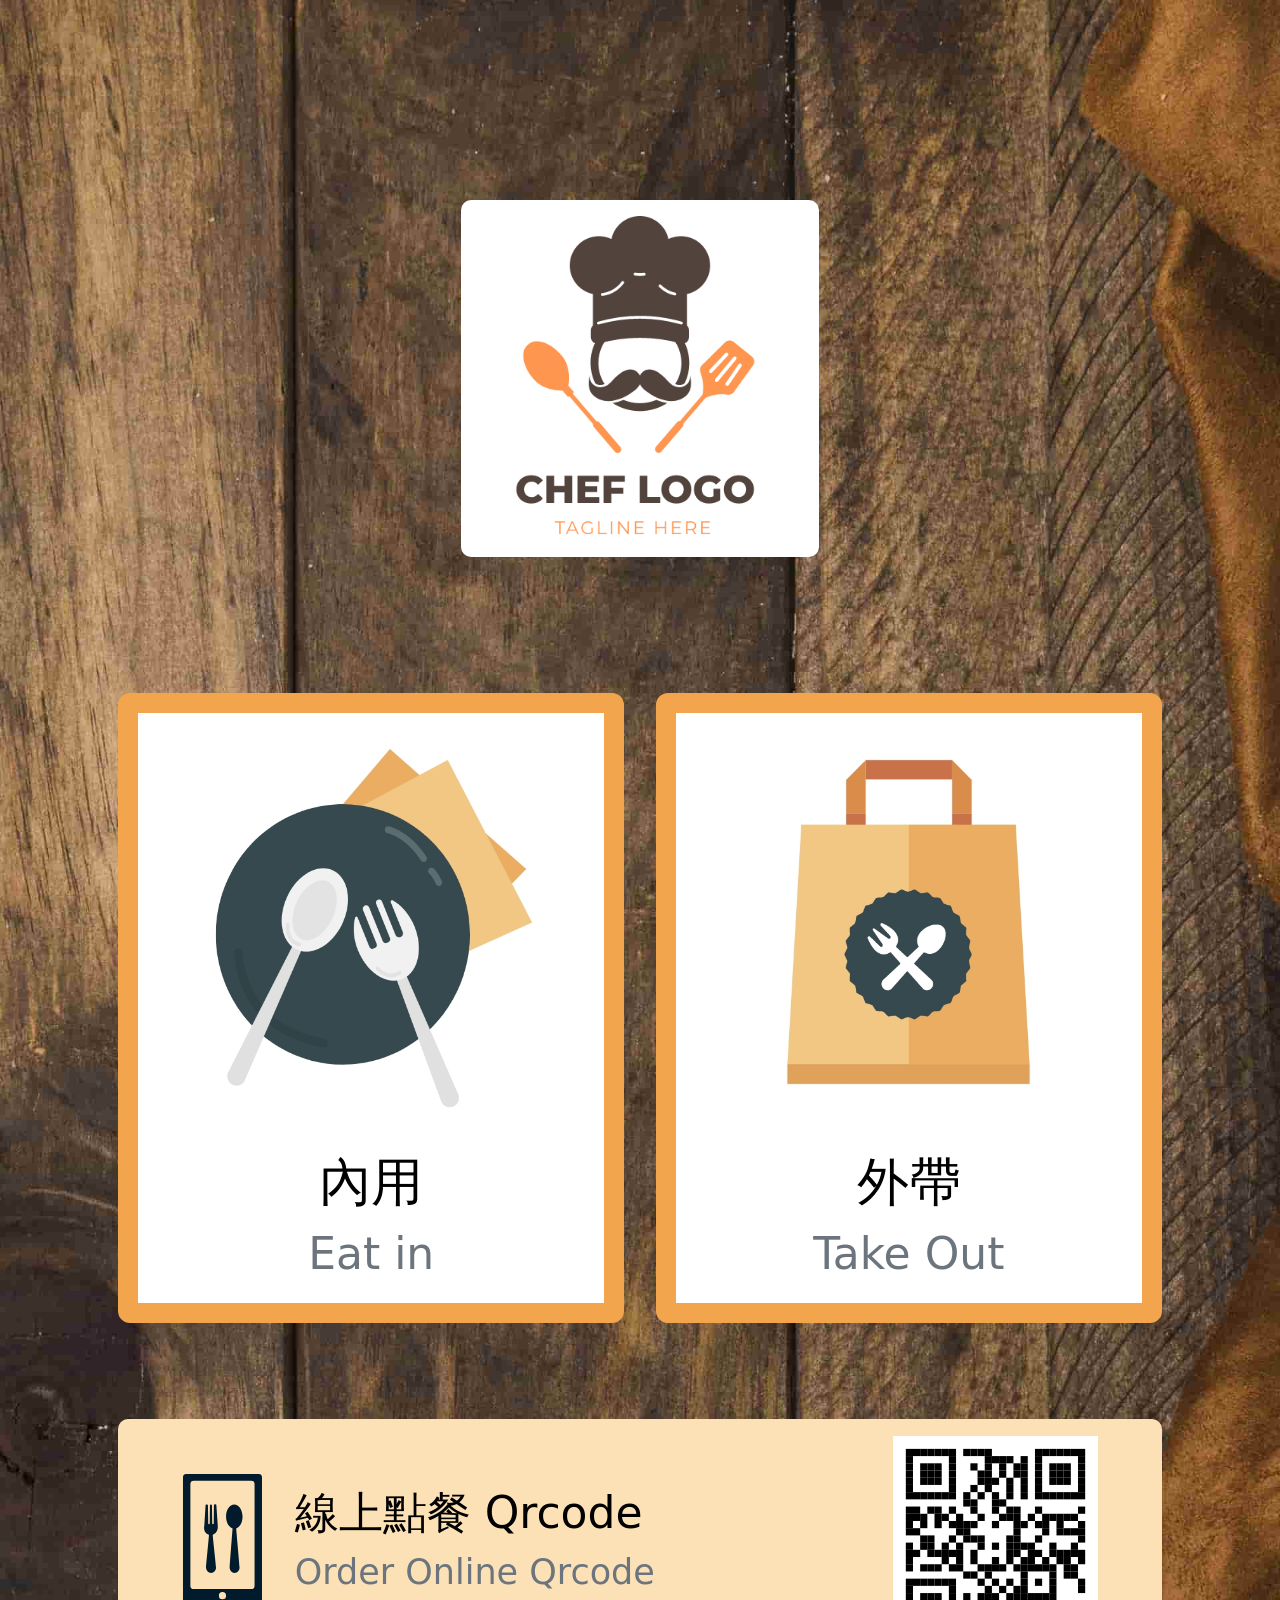
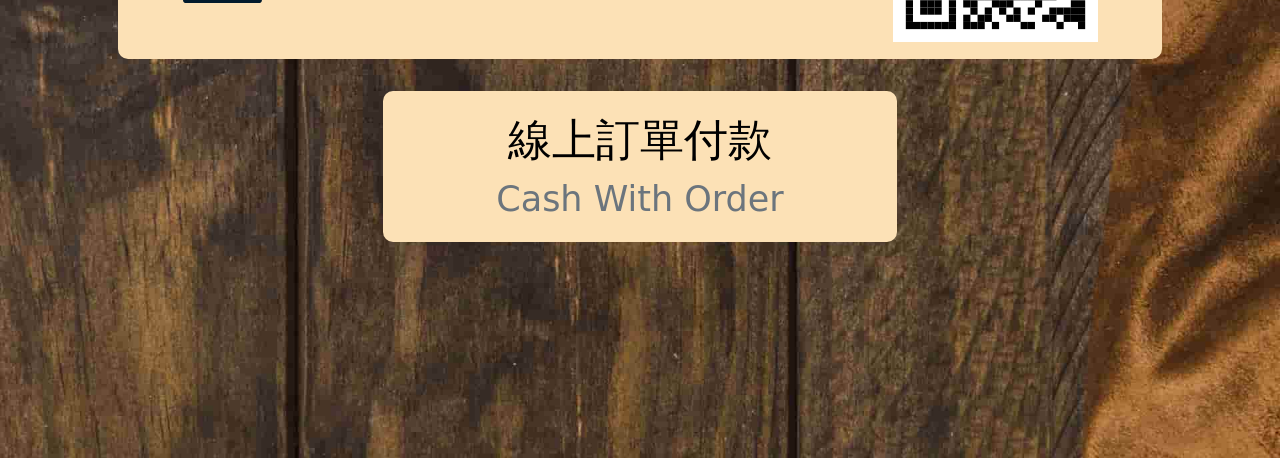
<file: index.html>
<!DOCTYPE html>
<html lang="en">
<head>
    <meta charset="UTF-8">
    <meta http-equiv="X-UA-Compatible" content="IE=edge">
    <meta name="viewport" content="width=device-width, initial-scale=1.0">
    <title>Document</title>
    <link rel="stylesheet" href="scss/all.css">
</head>
<body>
<div class="bg">
<div class="index-space1"></div>
 <div class="container align-items-center">
    <div class="row justify-content-center align-items-center">
        <div class="col-4 logo-bg d-flex justify-content-center align-items-center">
            <img class="w-75 img-fluid py-3" src="image/index-img/index-logo.png">
        </div>
    </div>
    <div class="index-space2"></div>
    <div class="row justify-content-between px-0">
        <div class="col-6 py-3 px-1 p-sm-3">
                <button class="eat-in p-1 p-sm-3" >
                    <img class="w-75 img-fluid py-3" src="image/index-img/eat-in.jpg">
                    <p class="fs-1 mb-0 text-color1">內用</p>
                    <p class="fs-2 mb-0 text-secondary">Eat in</p>
            </form>
        </div>
        <div class="col-6 py-3 px-1 p-sm-3">
                <button class="eat-in p-1 p-sm-3" >
                    <img class="w-75 img-fluid py-3" src="image/index-img/take-out.jpg">
                    <p class="fs-1 mb-0 text-color1">外帶</p>
                    <p class="fs-2 mb-0 text-secondary">Take Out</p>
                </button>
        </div>
    </div>
    <div class="index-space3"></div>
    <div class="row">
        <div class="col-12 px-1 p-sm-3">
            <button class="order-online d-flex justify-content-between align-items-center px-2 px-md-5" onclick="location.href='order-page2.html'">
                <div class="d-flex flex-row align-items-center">
                    <img class="w-20 img-fluid me-0 me-sm-3 p-2 p-sm-3" src="image/index-img/order-online-icon.svg">
                    <div class="order-online-text d-flex flex-column">
                        <p class="fs-2 mb-0 text-start text-color1 text-nowrap">線上點餐 Qrcode</p>
                        <p class="fs-3 mb-0 text-secondary text-start text-nowrap">Order Online Qrcode</p>
                    </div>
                </div>
                <img class="w-25 img-fluid p-2 p-sm-3" src="image/index-img/order-online-qrcode.svg">
            </button>
        </div>
    </div>
    <div class="row justify-content-center py-3">
        <div class="col-8 col-md-6">
                <button class="cash-with-order py-2 p-sm-3" onclick="location.href='phone-payment.html'">
                <div class="order-online-text">
                    <p class="fs-2 mb-0 text-color1">線上訂單付款</p>
                    <p class="fs-3 mb-0 text-secondary">Cash With Order</p>
                </div>
                </button>
        </div>
    </div>
 </div>
<div class="index-space1"></div>
</div>
<script src="js/bootstrap.bundle.min.js"></script>
</body>
</html>
</file>
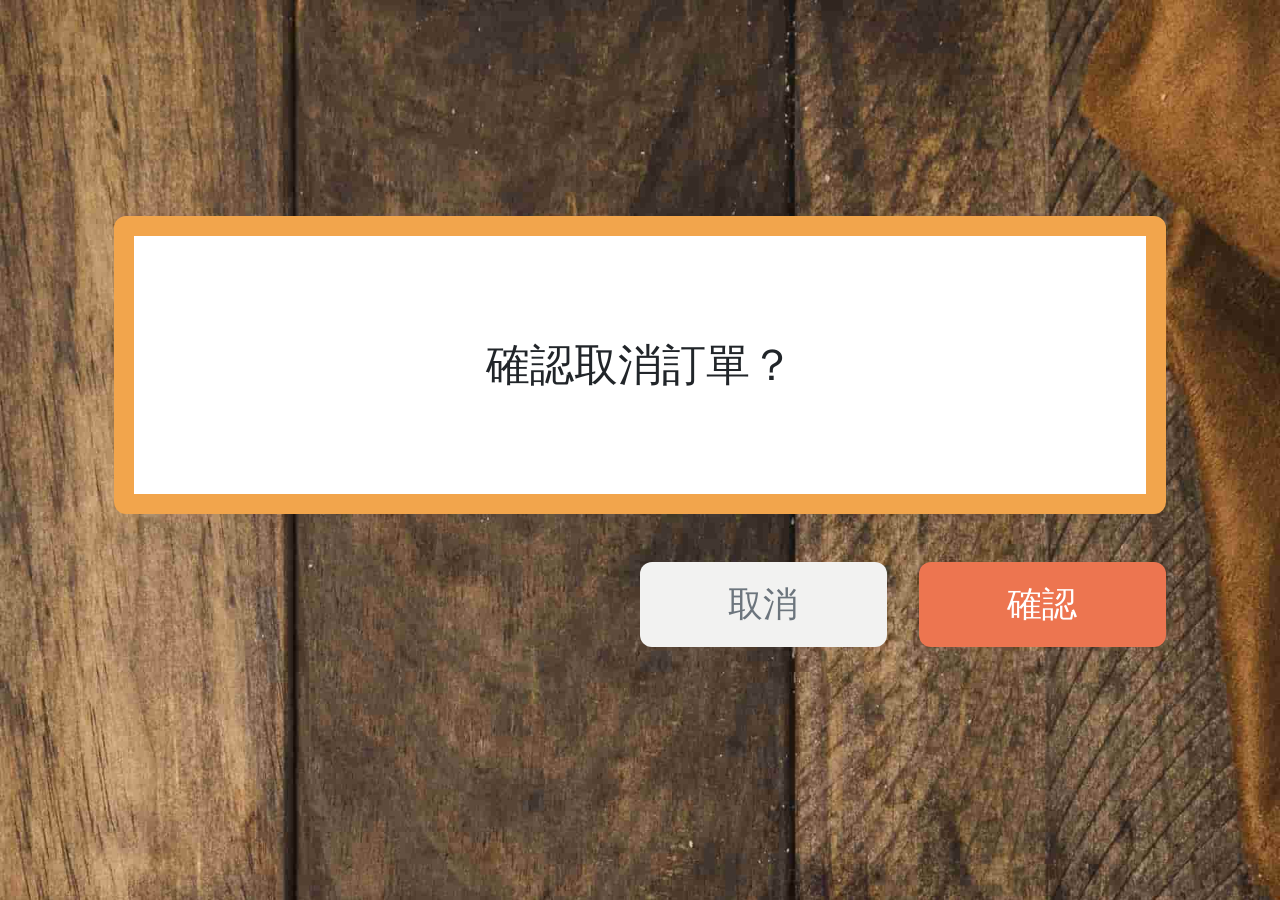
<file: cancel-reconfirm 下午3.25.01.html>
<!DOCTYPE html>
<html lang="en">
<head>
    <meta charset="UTF-8">
    <meta http-equiv="X-UA-Compatible" content="IE=edge">
    <meta name="viewport" content="width=device-width, initial-scale=1.0">
    <title>Document</title>
    <link rel="stylesheet" href="scss/all.css">
</head>
<body>
<div class="bg">
    <div class="index-space1"></div>
    <div class="container align-items-center">
        <div class="row justify-content-between px-0">
            <div class="col-12 py-3">
                    <div class="Anther-Payment d-flex align-items-center justify-content-center py-md-5">
                        <p class="fs-2 mb-0 py-3 py-md-5">確認取消訂單？</p>
                    </div>
            </div>
                <div class="row justify-content-end mx-0 my-md-3">
                    <div class="col-9 col-sm-8 col-lg-6 d-flex justify-content-between py-md-3 px-0 mx-0">
                        <button class="payment-cancel py-2 py-md-3" onclick="location.href='#'">
                            <p class="fs-3 mb-0 text-secondary">取消</p>
                        </button>
                        <button class="payment-back py-2 py-md-3" onclick="location.href='index.html'">
                            <p class="fs-3 mb-0 text-nowrap">確認</p>
                        </button>
                    </div>
                </div>
        </div>
     </div>
    <div class="index-space1"></div>
</div>
<script src="js/bootstrap.bundle.min.js"></script>
</body>
</html>
</file>
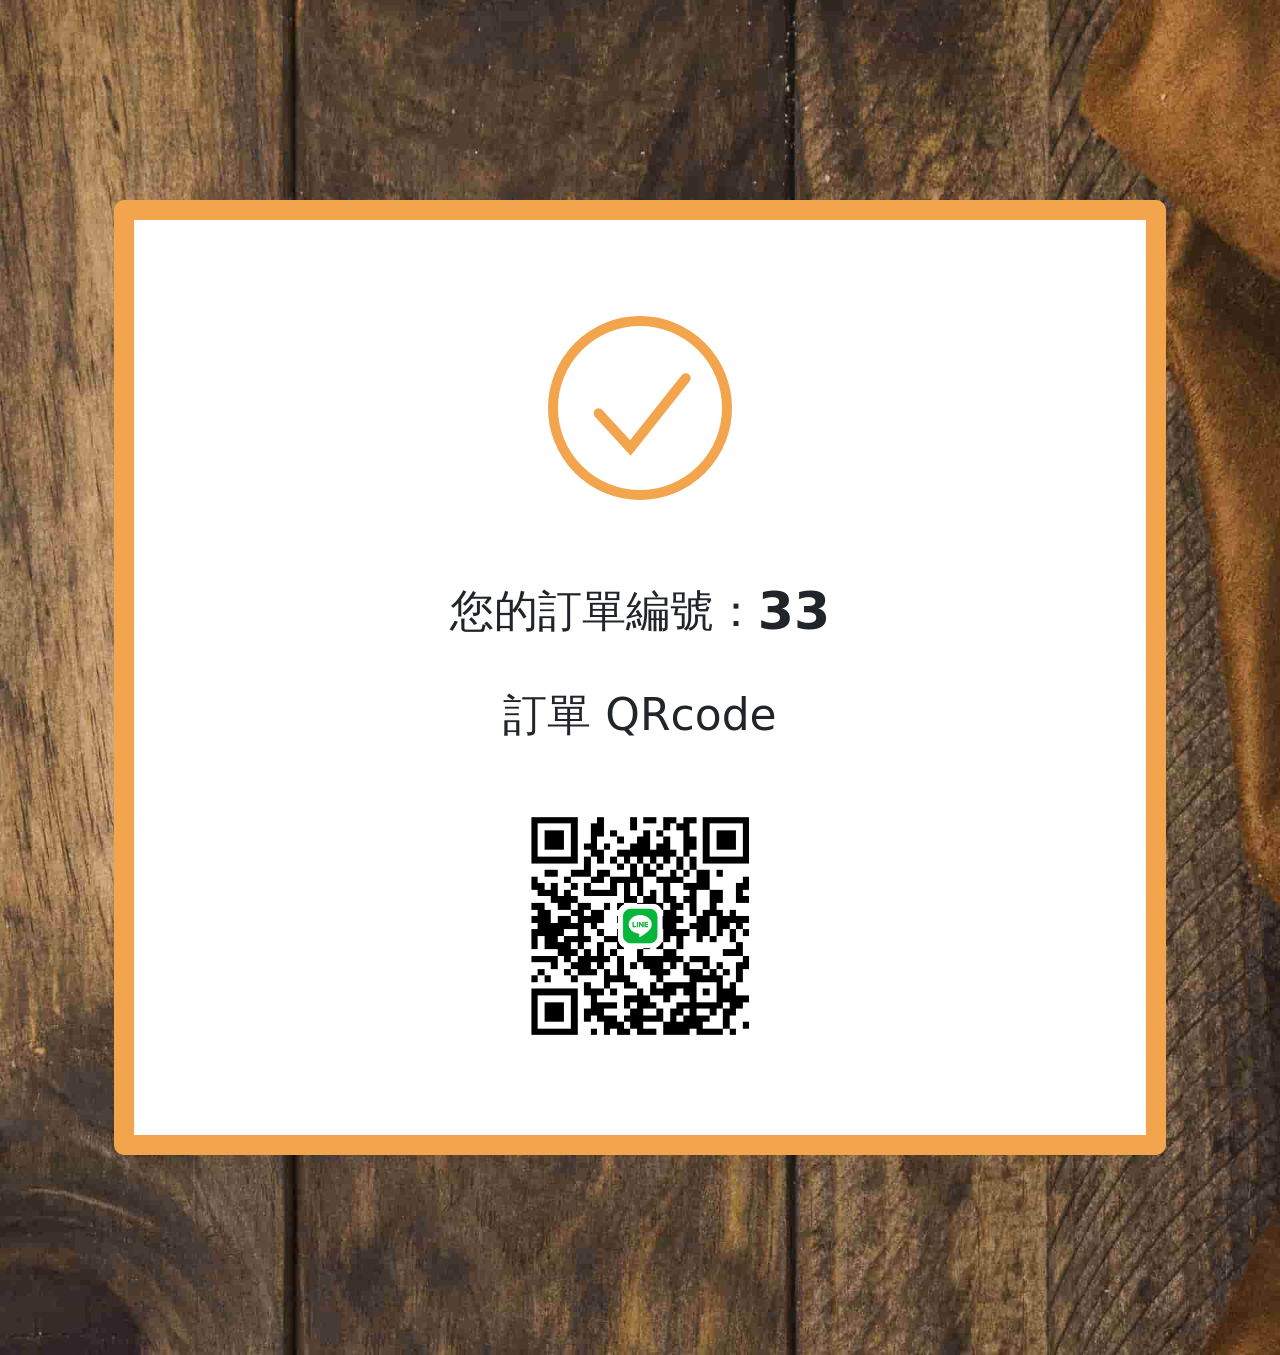
<file: order-completed-phone 下午3.25.01.html>
<!DOCTYPE html>
<html lang="en">
<head>
    <meta charset="UTF-8">
    <meta http-equiv="X-UA-Compatible" content="IE=edge">
    <meta name="viewport" content="width=device-width, initial-scale=1.0">
    <title>Document</title>
    <link rel="stylesheet" href="scss/all.css">
</head>
<body>
<div class="bg">
<div class="index-space1"></div>
    <div class="container">
        <div class="row">
            <div class="col-12">
                <div class="total-amount-content">
                    <div class="d-flex flex-column justify-content-center align-items-center py-5">
                        <img class="oc-img mb-4 py-md-5" src="image/order-completed-img/successful.svg">
                        <div class="d-flex align-items-center mb-0 pb-3">
                            <p class="fs-2 mb-0">您的訂單編號：</p>
                            <p class="fs-1 fw-bold mb-0">33</p>
                        </div>
                        <p class="fs-2 mb-0 py-3">訂單 QRcode</p>
                        <img src="image/order-completed-img/IMG_1EDEBEBCAC74-1.svg" class="oc-img py-md-5">
                    </div>
                </div>
            </div>
        </div>
    </div>
<div class="index-space1"></div>
</div>
<script src="js/bootstrap.bundle.min.js"></script>
</body>
</html>
</file>
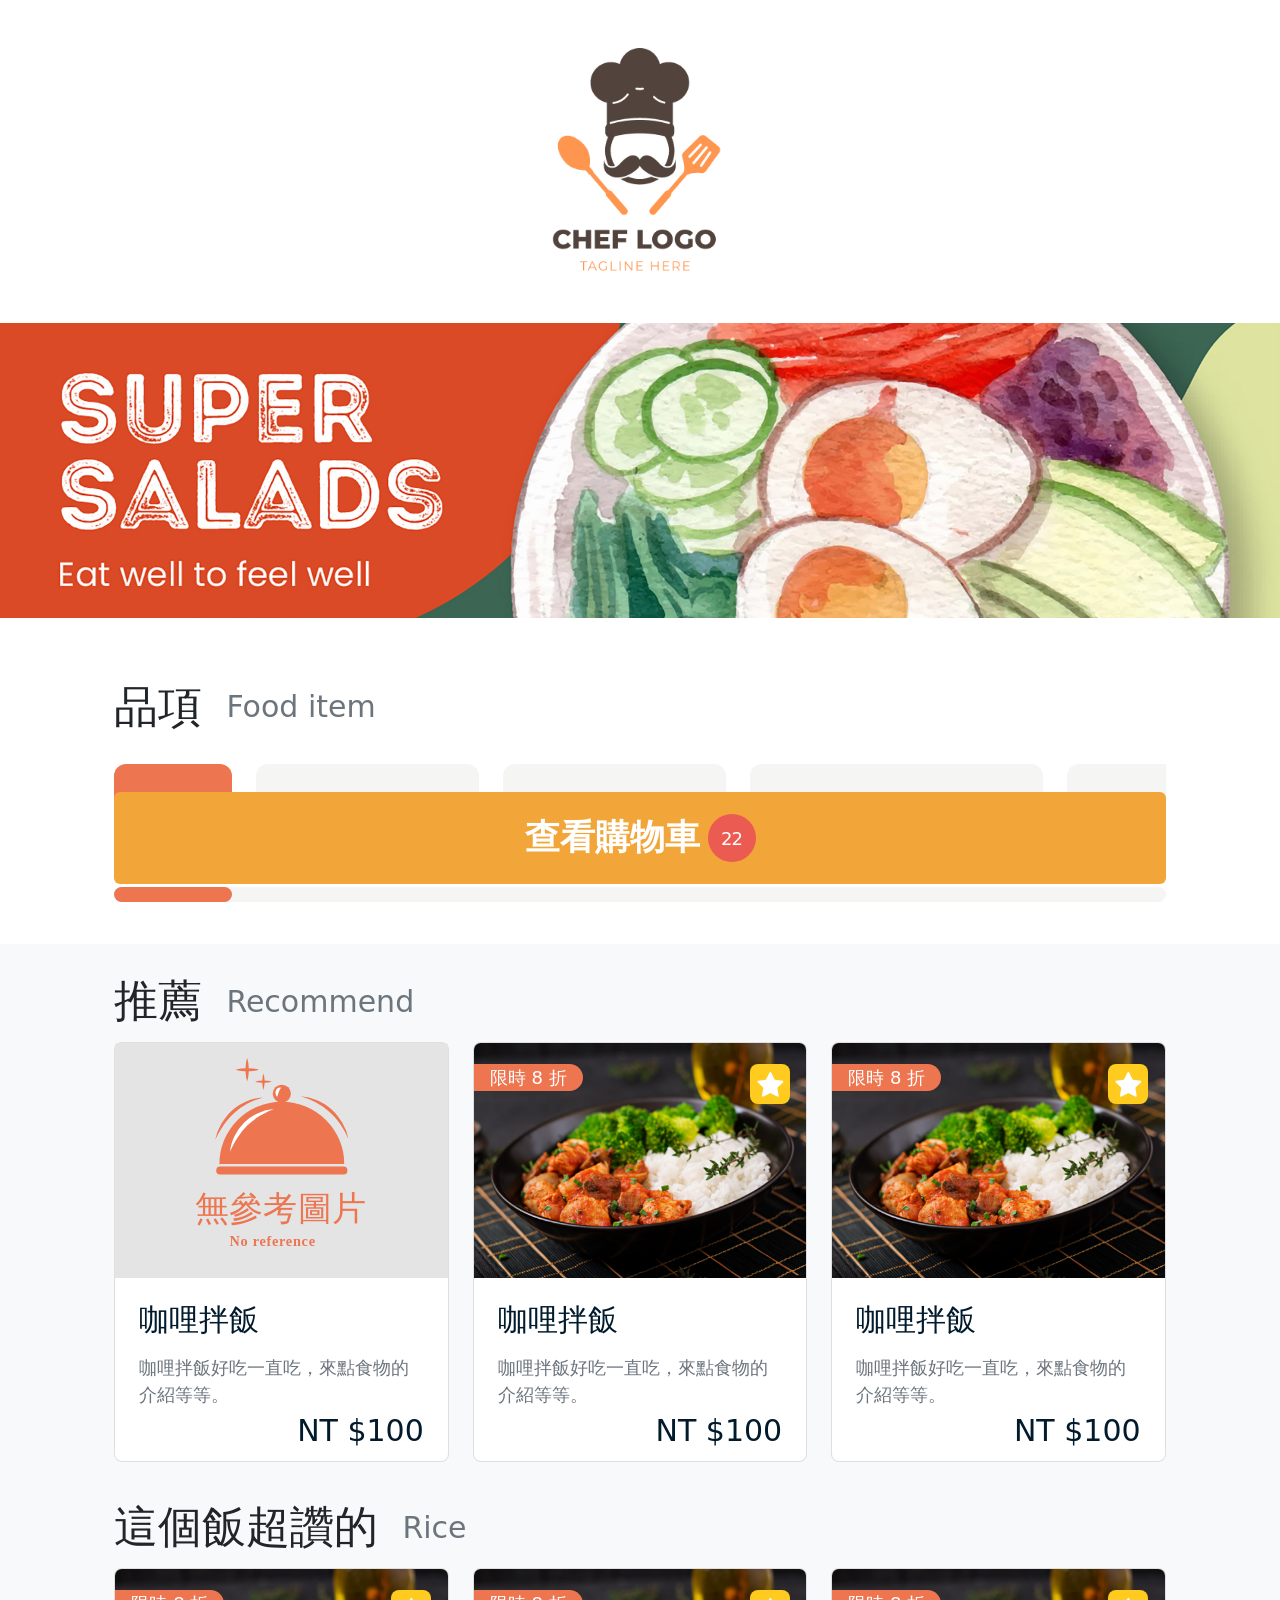
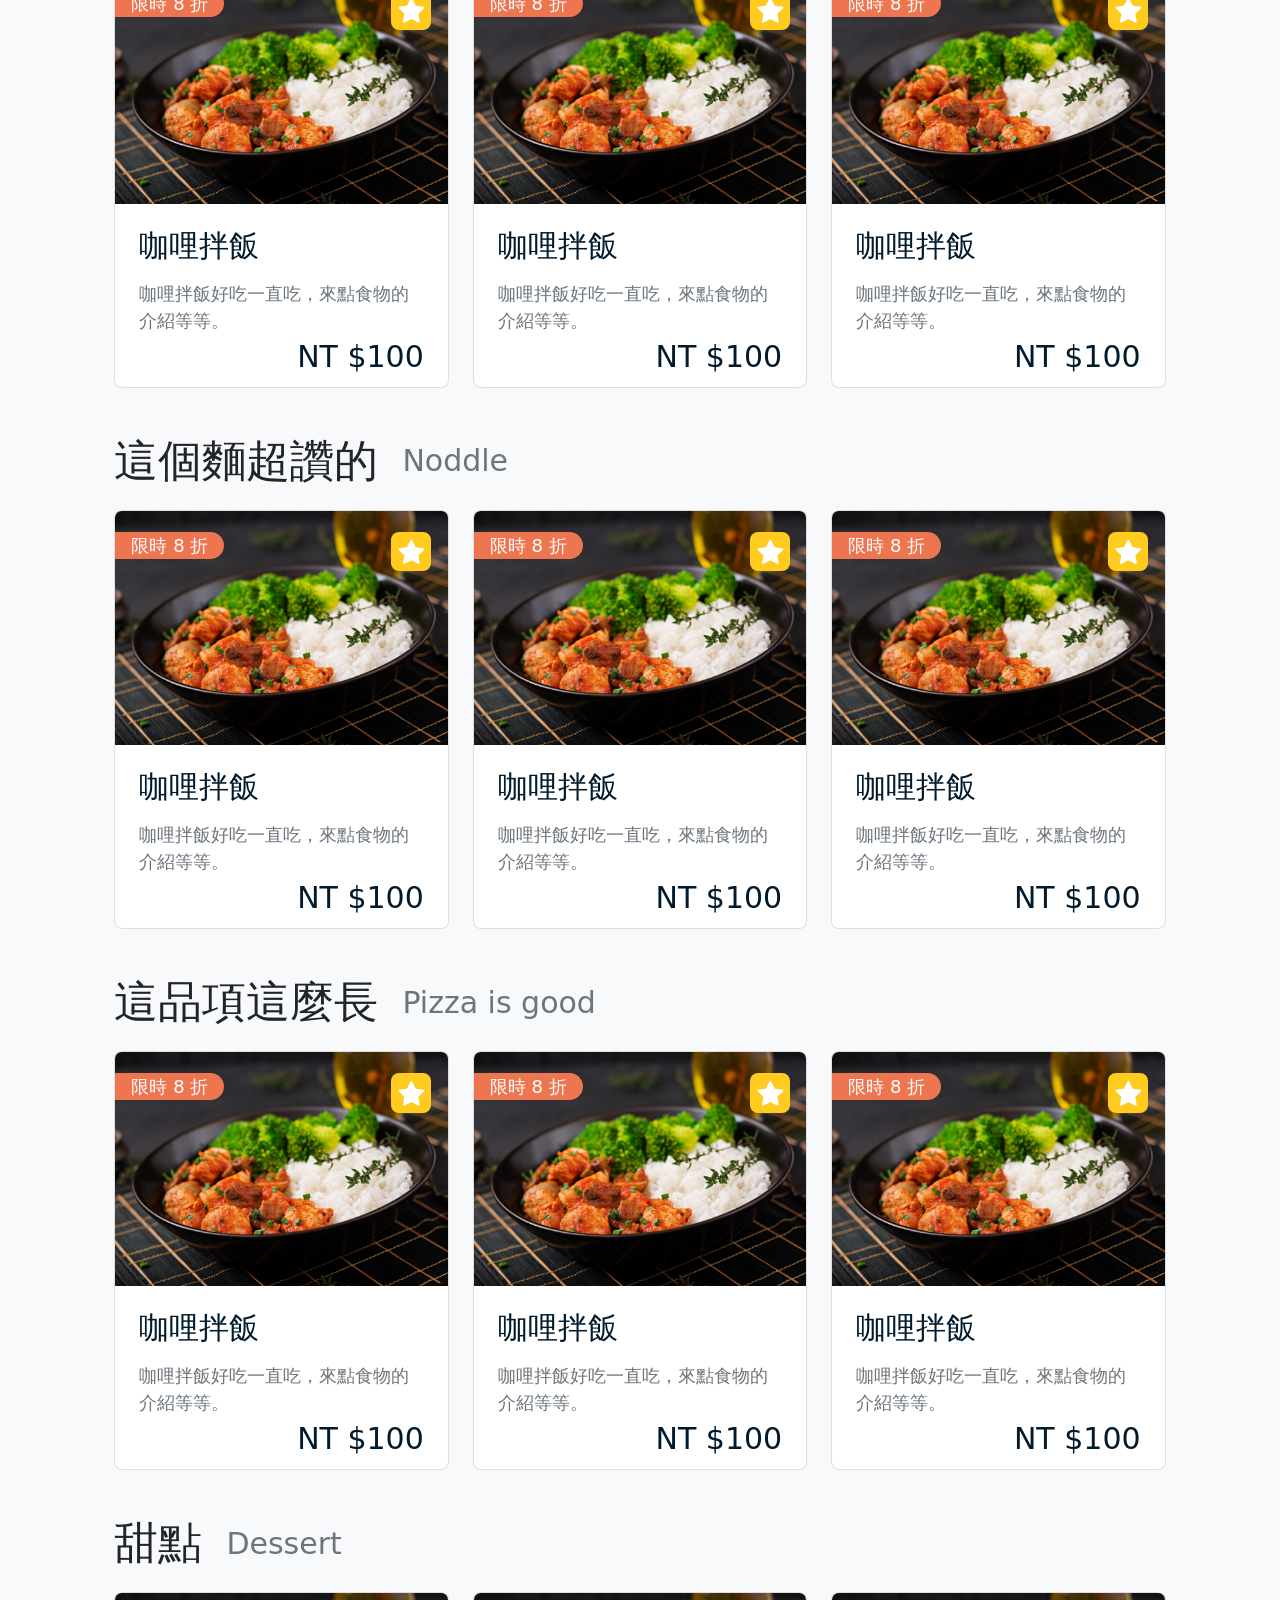
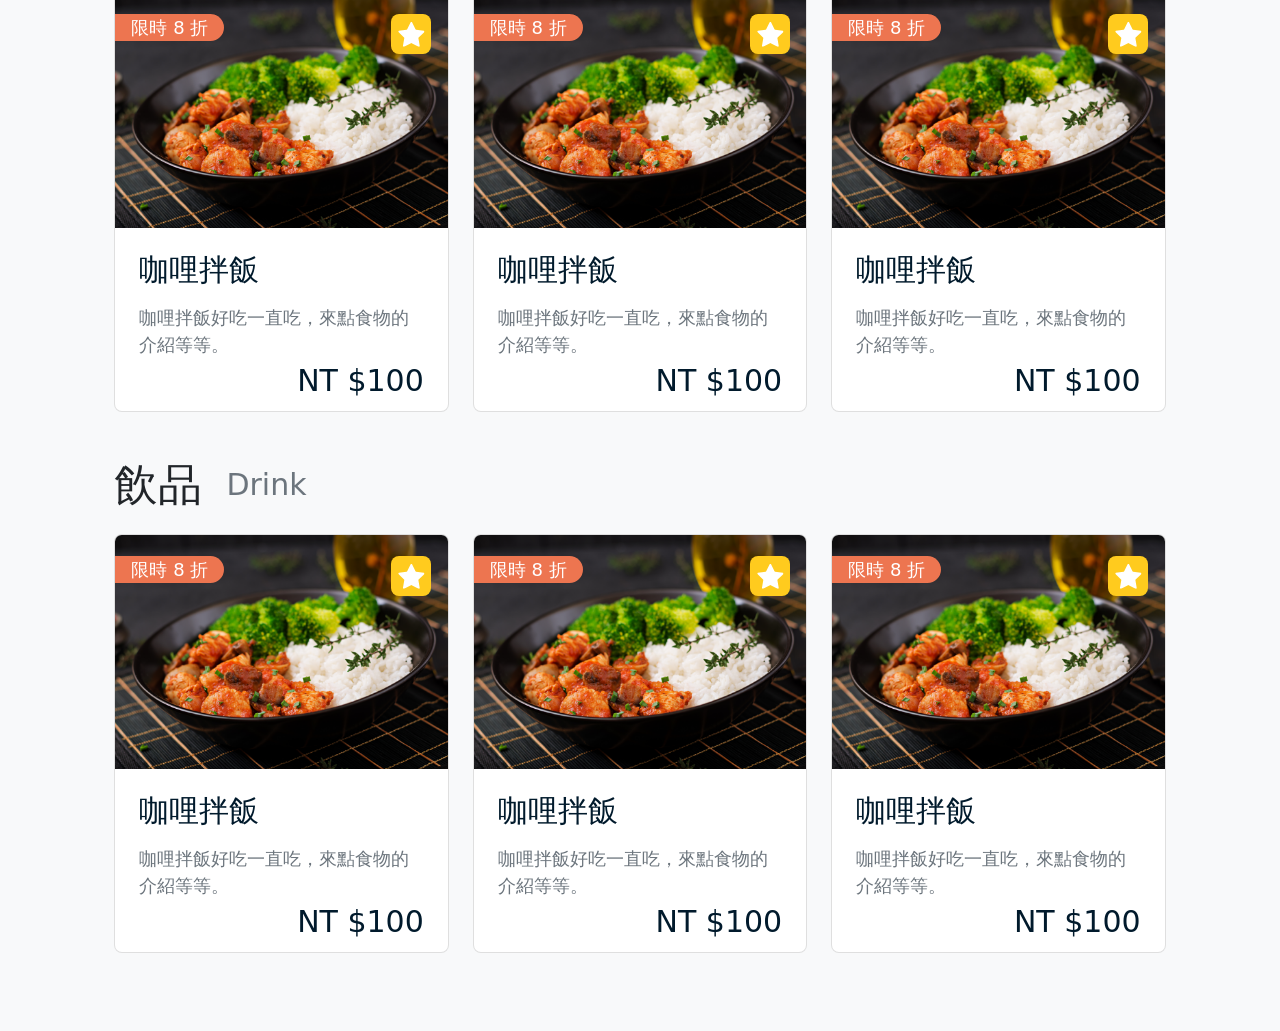
<file: order-page2 下午3.25.01.html>
<!DOCTYPE html>
<html lang="en">
<head>
    <meta charset="UTF-8">
    <meta http-equiv="X-UA-Compatible" content="IE=edge">
    <meta name="viewport" content="width=device-width, initial-scale=1.0">
    <title>Document</title>
    <link rel="stylesheet" href="scss/all.css">
</head>
<body>
    <div class="container">
        <div class="row align-items-center justify-content-center">
            <div class="header d-flex align-items-center justify-content-center">
                <div class="col-2">
                    <img class="w-100 py-3 py-md-5" src="image/order-page-img/order-page-logo.png">
                </div>
            </div>
        </div>
    </div>
    <div class="container-fluid px-0">
            <img src="image/order-page-img/order-page-ad.png" class="w-100 mb-md-5">
    </div>
    <div class="bg-white order-fix">
        <div class="container">
        <div class="order-page-title d-flex align-items-center mt-2 pb-3">
            <p class="title-text mb-0 fs-2 me-2 me-md-4">品項</p>
            <p class="subtitle-text mb-0 fs-4 text-secondary">Food item</p>
        </div>
        <nav class="navbar navbar-light pb-3 mb-md-3">
            <ul class="nav nav-pills w-100 order-bottom-line pb-3 pb-md-5">
                <li class="nav-item">
                    <a class="nav-link me-2 p-md-3 p-lg-4 me-md-4 active" href="#scrollspyHeading1">
                        <div class=" d-flex flex-column justify-content-center align-items-center">
                            <p class="mb-0 fs-3 text-nowrap">推薦</p>
                        </div>
                    </a>
                </li>
                <li class="nav-item">
                    <a class="nav-link me-2 p-md-3 p-lg-4 me-md-4" href="#scrollspyHeading2">
                        <div class=" d-flex flex-column justify-content-center align-items-center">
                            <p class="mb-0 fs-3 text-nowrap">這個飯超讚</p>
                        </div>
                    </a>
                </li>
                <li class="nav-item">
                    <a class="nav-link me-2 p-md-3 p-lg-4 me-md-4" href="#scrollspyHeading3">
                        <div class=" d-flex flex-column justify-content-center align-items-center">
                            <p class="mb-0 fs-3 text-nowrap">這個麵超讚</p>
                        </div>
                    </a>
                </li>
                <li class="nav-item">
                    <a class="nav-link me-2 p-md-3 p-lg-4 me-md-4" href="#scrollspyHeading4">
                        <div class=" d-flex flex-column justify-content-center align-items-center">
                            <p class="mb-0 fs-3 text-nowrap">這個品項這麼長</p>
                        </div>
                    </a>
                </li>
                <li class="nav-item">
                    <a class="nav-link me-2 p-md-3 p-lg-4 me-md-4" href="#scrollspyHeading5">
                        <div class=" d-flex flex-column justify-content-center align-items-center">
                            <p class="mb-0 fs-3 text-nowrap">甜點</p>
                        </div>
                    </a>
                </li>
                <li class="nav-item">
                    <a class="nav-link me-2 p-md-3 p-lg-4 me-md-4" href="#scrollspyHeading6">
                        <div class=" d-flex flex-column justify-content-center align-items-center">
                            <p class="mb-0 fs-3 text-nowrap">飲品</p>
                        </div>
                    </a>
                </li>
            </ul>
        </nav>
    </div>
    <div class="bg-light">
        <div class="container py-2 pb-5">
                <div class="order-page-title d-flex align-items-center py-sm-3" id="scrollspyHeading1">
                    <p class="title-text fs-2 mb-0 me-2 me-md-4">推薦</p>
                    <p class="subtitle-text fs-4 mb-0 text-secondary">Recommend</p>
                </div>
                <div class="row g-2 g-sm-4">
                    <div class="col-6 col-md-4 order-card mt-3" data-bs-toggle="modal" data-bs-target="#exampleModal">
                        <a class="card" style="width:100%">
                            <img src="image/order-page-img/ No reference.svg" class="card-img-top">
                            <div class="card-body p-2 px-md-4">
                                <h5 class="card-title fs-4 mb-0 py-md-3">咖哩拌飯</h5>
                                <p class="card-text fs-5 mb-0 text-secondary">咖哩拌飯好吃一直吃，來點食物的介紹等等。</p>
                                <p class="fs-4 mb-0 d-flex flex-row-reverse">NT $100</p>
                            </div>
                        </a>
                    </div>
                    <div class="col-6 col-md-4 order-card mt-3" data-bs-toggle="modal" data-bs-target="#exampleModal">
                        <a class="card" style="width:100%">
                            <img src="image/order-page-img/order-card-img.png" class="card-img-top">
                            <div class="discount">
                                <p class="fs-5 ps-3 mb-0">限時 8 折</p>
                            </div>
                            <div class="star">
                                <img src="image/order-page-img/star.svg" class="w-100">
                            </div>
                            <div class="card-body p-2 px-md-4">
                                <h5 class="card-title fs-4 mb-0 py-md-3">咖哩拌飯</h5>
                                <p class="card-text fs-5 mb-0 text-secondary">咖哩拌飯好吃一直吃，來點食物的介紹等等。</p>
                                <p class="fs-4 mb-0 d-flex flex-row-reverse">NT $100</p>
                            </div>
                        </a>
                    </div>
                    <div class="col-6 col-md-4 order-card mt-3" data-bs-toggle="modal" data-bs-target="#exampleModal">
                        <a class="card" style="width:100%">
                            <img src="image/order-page-img/order-card-img.png" class="card-img-top">
                            <div class="discount">
                                <p class="fs-5 ps-3 mb-0">限時 8 折</p>
                            </div>
                            <div class="star">
                                <img src="image/order-page-img/star.svg" class="w-100">
                            </div>
                            <div class="card-body p-2 px-md-4">
                                <h5 class="card-title mb-0 fs-4 py-md-3">咖哩拌飯</h5>
                                <p class="card-text fs-5 mb-0 text-secondary">咖哩拌飯好吃一直吃，來點食物的介紹等等。</p>
                                <p class="fs-4 mb-0 d-flex flex-row-reverse">NT $100</p>
                            </div>
                        </a>
                    </div>
                </div>
                <div class="order-page-title d-flex align-items-center mt-3 py-sm-3" id="scrollspyHeading2">
                    <p class="title-text fs-2 mb-0 me-3 me-md-4">這個飯超讚的</p>
                    <p class="subtitle-text fs-4 mb-0 text-secondary">Rice</p>
                </div>
                <div class="row g-2 g-sm-4">
                    <div class="col-6 col-md-4 order-card mt-3" data-bs-toggle="modal" data-bs-target="#exampleModal">
                        <a class="card" style="width:100%">
                            <img src="image/order-page-img/order-card-img.png" class="card-img-top">
                            <div class="discount">
                                <p class="fs-5 ps-3 mb-0">限時 8 折</p>
                            </div>
                            <div class="star">
                                <img src="image/order-page-img/star.svg" class="w-100">
                            </div>
                            <div class="card-body p-2 px-md-4">
                                <h5 class="card-title fs-4 mb-0 py-md-3">咖哩拌飯</h5>
                                <p class="card-text fs-5 mb-0 text-secondary">咖哩拌飯好吃一直吃，來點食物的介紹等等。</p>
                                <p class="fs-4 mb-0 d-flex flex-row-reverse">NT $100</p>
                            </div>
                        </a>
                    </div>
                    <div class="col-6 col-md-4 order-card mt-3" data-bs-toggle="modal" data-bs-target="#exampleModal">
                        <a class="card" style="width:100%">
                            <img src="image/order-page-img/order-card-img.png" class="card-img-top">
                            <div class="discount">
                                <p class="fs-5 ps-3 mb-0">限時 8 折</p>
                            </div>
                            <div class="star">
                                <img src="image/order-page-img/star.svg" class="w-100">
                            </div>
                            <div class="card-body p-2 px-md-4">
                                <h5 class="card-title fs-4 mb-0 py-md-3">咖哩拌飯</h5>
                                <p class="card-text fs-5 mb-0 text-secondary">咖哩拌飯好吃一直吃，來點食物的介紹等等。</p>
                                <p class="fs-4 mb-0 d-flex flex-row-reverse">NT $100</p>
                            </div>
                        </a>
                    </div>
                    <div class="col-6 col-md-4 order-card mt-3" data-bs-toggle="modal" data-bs-target="#exampleModal">
                        <a class="card" style="width:100%">
                            <img src="image/order-page-img/order-card-img.png" class="card-img-top">
                            <div class="discount">
                                <p class="fs-5 ps-3 mb-0">限時 8 折</p>
                            </div>
                            <div class="star">
                                <img src="image/order-page-img/star.svg" class="w-100">
                            </div>
                            <div class="card-body p-2 px-md-4">
                                <h5 class="card-title mb-0 fs-4 py-md-3">咖哩拌飯</h5>
                                <p class="card-text fs-5 mb-0 text-secondary">咖哩拌飯好吃一直吃，來點食物的介紹等等。</p>
                                <p class="fs-4 mb-0 d-flex flex-row-reverse">NT $100</p>
                            </div>
                        </a>
                    </div>
                </div>
                <div class="order-page-title d-flex align-items-center py-sm-4 mt-3" id="scrollspyHeading3">
                    <p class="title-text fs-2 mb-0 me-2 me-md-4">這個麵超讚的</p>
                    <p class="subtitle-text fs-4 mb-0 text-secondary">Noddle</p>
                </div>
                <div class="row g-2 g-sm-4">
                    <div class="col-6 col-md-4 order-card mt-3" data-bs-toggle="modal" data-bs-target="#exampleModal">
                        <a class="card" style="width:100%">
                            <img src="image/order-page-img/order-card-img.png" class="card-img-top">
                            <div class="discount">
                                <p class="fs-5 ps-3 mb-0">限時 8 折</p>
                            </div>
                            <div class="star">
                                <img src="image/order-page-img/star.svg" class="w-100">
                            </div>
                            <div class="card-body p-2 px-md-4">
                                <h5 class="card-title fs-4 mb-0 py-md-3">咖哩拌飯</h5>
                                <p class="card-text fs-5 mb-0 text-secondary">咖哩拌飯好吃一直吃，來點食物的介紹等等。</p>
                                <p class="fs-4 mb-0 d-flex flex-row-reverse">NT $100</p>
                            </div>
                        </a>
                    </div>
                    <div class="col-6 col-md-4 order-card mt-3" data-bs-toggle="modal" data-bs-target="#exampleModal">
                        <a class="card" style="width:100%">
                            <img src="image/order-page-img/order-card-img.png" class="card-img-top">
                            <div class="discount">
                                <p class="fs-5 ps-3 mb-0">限時 8 折</p>
                            </div>
                            <div class="star">
                                <img src="image/order-page-img/star.svg" class="w-100">
                            </div>
                            <div class="card-body p-2 px-md-4">
                                <h5 class="card-title fs-4 mb-0 py-md-3">咖哩拌飯</h5>
                                <p class="card-text fs-5 mb-0 text-secondary">咖哩拌飯好吃一直吃，來點食物的介紹等等。</p>
                                <p class="fs-4 mb-0 d-flex flex-row-reverse">NT $100</p>
                            </div>
                        </a>
                    </div>
                    <div class="col-6 col-md-4 order-card mt-3" data-bs-toggle="modal" data-bs-target="#exampleModal">
                        <a class="card" style="width:100%">
                            <img src="image/order-page-img/order-card-img.png" class="card-img-top">
                            <div class="discount">
                                <p class="fs-5 ps-3 mb-0">限時 8 折</p>
                            </div>
                            <div class="star">
                                <img src="image/order-page-img/star.svg" class="w-100">
                            </div>
                            <div class="card-body p-2 px-md-4">
                                <h5 class="card-title mb-0 fs-4 py-md-3">咖哩拌飯</h5>
                                <p class="card-text fs-5 mb-0 text-secondary">咖哩拌飯好吃一直吃，來點食物的介紹等等。</p>
                                <p class="fs-4 mb-0 d-flex flex-row-reverse">NT $100</p>
                            </div>
                        </a>
                    </div>
                </div>
                <div class="order-page-title d-flex align-items-center py-sm-4 mt-3" id="scrollspyHeading4">
                    <p class="title-text fs-2 mb-0 me-2 me-md-4">這品項這麼長</p>
                    <p class="subtitle-text fs-4 mb-0 text-secondary">Pizza is good</p>
                </div>
                <div class="row g-2 g-sm-4">
                    <div class="col-6 col-md-4 order-card mt-3" data-bs-toggle="modal" data-bs-target="#exampleModal">
                        <a class="card" style="width:100%">
                            <img src="image/order-page-img/order-card-img.png" class="card-img-top">
                            <div class="discount">
                                <p class="fs-5 ps-3 mb-0">限時 8 折</p>
                            </div>
                            <div class="star">
                                <img src="image/order-page-img/star.svg" class="w-100">
                            </div>
                            <div class="card-body p-2 px-md-4">
                                <h5 class="card-title fs-4 mb-0 py-md-3">咖哩拌飯</h5>
                                <p class="card-text fs-5 mb-0 text-secondary">咖哩拌飯好吃一直吃，來點食物的介紹等等。</p>
                                <p class="fs-4 mb-0 d-flex flex-row-reverse">NT $100</p>
                            </div>
                        </a>
                    </div>
                    <div class="col-6 col-md-4 order-card mt-3" data-bs-toggle="modal" data-bs-target="#exampleModal">
                        <a class="card" style="width:100%">
                            <img src="image/order-page-img/order-card-img.png" class="card-img-top">
                            <div class="discount">
                                <p class="fs-5 ps-3 mb-0">限時 8 折</p>
                            </div>
                            <div class="star">
                                <img src="image/order-page-img/star.svg" class="w-100">
                            </div>
                            <div class="card-body p-2 px-md-4">
                                <h5 class="card-title fs-4 mb-0 py-md-3">咖哩拌飯</h5>
                                <p class="card-text fs-5 mb-0 text-secondary">咖哩拌飯好吃一直吃，來點食物的介紹等等。</p>
                                <p class="fs-4 mb-0 d-flex flex-row-reverse">NT $100</p>
                            </div>
                        </a>
                    </div>
                    <div class="col-6 col-md-4 order-card mt-3" data-bs-toggle="modal" data-bs-target="#exampleModal">
                        <a class="card" style="width:100%">
                            <img src="image/order-page-img/order-card-img.png" class="card-img-top">
                            <div class="discount">
                                <p class="fs-5 ps-3 mb-0">限時 8 折</p>
                            </div>
                            <div class="star">
                                <img src="image/order-page-img/star.svg" class="w-100">
                            </div>
                            <div class="card-body p-2 px-md-4">
                                <h5 class="card-title mb-0 fs-4 py-md-3">咖哩拌飯</h5>
                                <p class="card-text fs-5 mb-0 text-secondary">咖哩拌飯好吃一直吃，來點食物的介紹等等。</p>
                                <p class="fs-4 mb-0 d-flex flex-row-reverse">NT $100</p>
                            </div>
                        </a>
                    </div>
                </div>
                <div class="order-page-title d-flex align-items-center py-sm-4 mt-3" id="scrollspyHeading5">
                    <p class="title-text fs-2 mb-0 me-2 me-md-4">甜點</p>
                    <p class="subtitle-text fs-4 mb-0 text-secondary">Dessert</p>
                </div>
                <div class="row g-2 g-sm-4">
                    <div class="col-6 col-md-4 order-card mt-3" data-bs-toggle="modal" data-bs-target="#exampleModal">
                        <a class="card" style="width:100%">
                            <img src="image/order-page-img/order-card-img.png" class="card-img-top">
                            <div class="discount">
                                <p class="fs-5 ps-3 mb-0">限時 8 折</p>
                            </div>
                            <div class="star">
                                <img src="image/order-page-img/star.svg" class="w-100">
                            </div>
                            <div class="card-body p-2 px-md-4">
                                <h5 class="card-title fs-4 mb-0 py-md-3">咖哩拌飯</h5>
                                <p class="card-text fs-5 mb-0 text-secondary">咖哩拌飯好吃一直吃，來點食物的介紹等等。</p>
                                <p class="fs-4 mb-0 d-flex flex-row-reverse">NT $100</p>
                            </div>
                        </a>
                    </div>
                    <div class="col-6 col-md-4 order-card mt-3" data-bs-toggle="modal" data-bs-target="#exampleModal">
                        <a class="card" style="width:100%">
                            <img src="image/order-page-img/order-card-img.png" class="card-img-top">
                            <div class="discount">
                                <p class="fs-5 ps-3 mb-0">限時 8 折</p>
                            </div>
                            <div class="star">
                                <img src="image/order-page-img/star.svg" class="w-100">
                            </div>
                            <div class="card-body p-2 px-md-4">
                                <h5 class="card-title fs-4 mb-0 py-md-3">咖哩拌飯</h5>
                                <p class="card-text fs-5 mb-0 text-secondary">咖哩拌飯好吃一直吃，來點食物的介紹等等。</p>
                                <p class="fs-4 mb-0 d-flex flex-row-reverse">NT $100</p>
                            </div>
                        </a>
                    </div>
                    <div class="col-6 col-md-4 order-card mt-3" data-bs-toggle="modal" data-bs-target="#exampleModal">
                        <a class="card" style="width:100%">
                            <img src="image/order-page-img/order-card-img.png" class="card-img-top">
                            <div class="discount">
                                <p class="fs-5 ps-3 mb-0">限時 8 折</p>
                            </div>
                            <div class="star">
                                <img src="image/order-page-img/star.svg" class="w-100">
                            </div>
                            <div class="card-body p-2 px-md-4">
                                <h5 class="card-title mb-0 fs-4 py-md-3">咖哩拌飯</h5>
                                <p class="card-text fs-5 mb-0 text-secondary">咖哩拌飯好吃一直吃，來點食物的介紹等等。</p>
                                <p class="fs-4 mb-0 d-flex flex-row-reverse">NT $100</p>
                            </div>
                        </a>
                    </div>
                </div>
                <div class="order-page-title d-flex align-items-center py-sm-4 mt-3" id="scrollspyHeading6">
                    <p class="title-text fs-2 mb-0 me-2 me-md-4">飲品</p>
                    <p class="subtitle-text fs-4 mb-0 text-secondary">Drink</p>
                </div>
                <div class="row g-2 g-sm-4">
                    <div class="col-6 col-md-4 order-card mt-3" data-bs-toggle="modal" data-bs-target="#exampleModal">
                        <a class="card" style="width:100%">
                            <img src="image/order-page-img/order-card-img.png" class="card-img-top">
                            <div class="discount">
                                <p class="fs-5 ps-3 mb-0">限時 8 折</p>
                            </div>
                            <div class="star">
                                <img src="image/order-page-img/star.svg" class="w-100">
                            </div>
                            <div class="card-body p-2 px-md-4">
                                <h5 class="card-title fs-4 mb-0 py-md-3">咖哩拌飯</h5>
                                <p class="card-text fs-5 mb-0 text-secondary">咖哩拌飯好吃一直吃，來點食物的介紹等等。</p>
                                <p class="fs-4 mb-0 d-flex flex-row-reverse">NT $100</p>
                            </div>
                        </a>
                    </div>
                    <div class="col-6 col-md-4 order-card mt-3" data-bs-toggle="modal" data-bs-target="#exampleModal">
                        <a class="card" style="width:100%">
                            <img src="image/order-page-img/order-card-img.png" class="card-img-top">
                            <div class="discount">
                                <p class="fs-5 ps-3 mb-0">限時 8 折</p>
                            </div>
                            <div class="star">
                                <img src="image/order-page-img/star.svg" class="w-100">
                            </div>
                            <div class="card-body p-2 px-md-4">
                                <h5 class="card-title fs-4 mb-0 py-md-3">咖哩拌飯</h5>
                                <p class="card-text fs-5 mb-0 text-secondary">咖哩拌飯好吃一直吃，來點食物的介紹等等。</p>
                                <p class="fs-4 mb-0 d-flex flex-row-reverse">NT $100</p>
                            </div>
                        </a>
                    </div>
                    <div class="col-6 col-md-4 order-card mt-3" data-bs-toggle="modal" data-bs-target="#exampleModal">
                        <a class="card" style="width:100%">
                            <img src="image/order-page-img/order-card-img.png" class="card-img-top">
                            <div class="discount">
                                <p class="fs-5 ps-3 mb-0">限時 8 折</p>
                            </div>
                            <div class="star">
                                <img src="image/order-page-img/star.svg" class="w-100">
                            </div>
                            <div class="card-body p-2 px-md-4">
                                <h5 class="card-title mb-0 fs-4 py-md-3">咖哩拌飯</h5>
                                <p class="card-text fs-5 mb-0 text-secondary">咖哩拌飯好吃一直吃，來點食物的介紹等等。</p>
                                <p class="fs-4 mb-0 d-flex flex-row-reverse">NT $100</p>
                            </div>
                        </a>
                    </div>
                </div> 
            <div class="order-space"></div>
        </div> 
    </div>
    <div class="container bottom-btn">
        <div class="d-flex justify-content-center align-items-center" data-bs-toggle="modal" data-bs-target="#exampleModal2">
            <a class="bottom-btn-1 d-flex justify-content-center align-items-center mb-3">
                <p class="fs-3 mb-0 py-3 py-md-4 fw-bold lh-sm me-2">查看購物車</p>
                <div class="phone-shopping-cart-number d-flex justify-content-center align-items-center">
                    <p class="fs-5 mb-0">22</p>
                </div>
            </a>
        </div>
        <!--無加入購物車 換成這個
        <div class="d-flex justify-content-center align-items-center" data-bs-toggle="modal" data-bs-target="#exampleModal2">
            <a class="bottom-btn-2 d-flex justify-content-center align-items-center mb-3">
                <p class="fs-3 mb-0 py-3 py-md-4 fw-bold lh-sm">查看購物車</p>
            </a>
        </div>
        -->
    </div>

    <!--餐點調整-->
    <div class="modal fade phone-order" id="exampleModal" tabindex="-1" aria-labelledby="exampleModalLabel" aria-hidden="true" data-backdrop="static">
    <div class="modal-dialog modal-fullscreen">
        <div class="modal-content">
            <div class="modal-header ps-0 pe-3 py-1">
              <div class="modal-title">
                <div class="order-page-title d-flex align-items-center px-3 px-md-4">
                    <p class="title-text fs-3 mb-0 me-3 py-3 me-md-4 py-md-3">確認餐點</p>
                    <p class="subtitle-text fs-4 text-secondary mb-0">Customization</p>
                </div>
              </div>
              <button type="button" class="btn-close" data-bs-dismiss="modal" aria-label="Close"></button>
            </div>
            <div class="modal-body px-0">
                <div class="col-12">
                    <div class="customization h-100">
                        <div class="customization-img px-3 px-md-4">
                            <div class="d-flex">
                                <img src="image/detail-page-img/customization.png" class="pe-3 pe-md-4">
                                <img src="image/detail-page-img/customization.png" class="pe-3 pe-md-4">
                                <img src="image/detail-page-img/customization.png" class="pe-3 pe-md-4">
                                <img src="image/detail-page-img/customization.png" class="pe-3 pe-md-4">
                                <img src="image/detail-page-img/customization.png" class="pe-3 pe-md-4">
                            </div>
                        </div>
                        <div class="detail-page-line my-2 my-md-3"></div>
                        <div class="customization-edit">
                            <div class="d-flex flex-column py-2 px-3 py-md-3 px-md-4">
                                <p class="fs-3 mb-0 fw-bold">
                                    經典火鍋
                                </p>
                                <p class="fs-4 mb-0">
                                    $220
                                </p>
                                <p class="fs-4 text-secondary mb-0">
                                    附白飯一碗和冬粉
                                </p>
                            </div>
                            <div class="customization-gray py-2 px-3 py-md-3 px-md-4">
                                <div class="d-flex flex-column">
                                    <p class="fs-4 mb-0 fw-bold">
                                        肉品選擇
                                    </p>
                                    <p class="fs-4 text-secondary mb-0">
                                        最多可選擇 1 個
                                    </p>
                                </div>
                            </div>
                            <div class="d-flex flex-column px-3 px-md-4">
                                <div class="form-check form-check-inline d-flex align-items-center my-1 my-md-3">
                                    <input class="form-check-input" type="radio" name="inlineRadioOptions" id="inlineRadio1" value="option1">
                                    <label class="form-check-label w-100" for="inlineRadio1">
                                        <div class="d-flex justify-content-between">
                                            <p class="fs-4 mb-0 ms-3 ms-md-4">豬肉</p>
                                            <p class="fs-4 mb-0">NT $50</p>
                                        </div>
                                    </label>
                                </div>
                                <div class="form-check form-check-inline d-flex align-items-center my-1 my-md-3">
                                    <input class="form-check-input" type="radio" name="inlineRadioOptions" id="inlineRadio2" value="option2">
                                    <label class="form-check-label w-100" for="inlineRadio2">
                                        <div class="d-flex justify-content-between">
                                            <p class="fs-4 mb-0 ms-3 ms-md-4">牛肉</p>
                                            <p class="fs-4 mb-0">NT $50</p>
                                        </div>
                                    </label>
                                </div>
                                <div class="form-check form-check-inline d-flex align-items-center my-1 my-md-3">
                                    <input class="form-check-input" type="radio" name="inlineRadioOptions" id="inlineRadio3" value="option3">
                                    <label class="form-check-label w-100" for="inlineRadio3">
                                        <div class="d-flex justify-content-between">
                                            <p class="fs-4 mb-0 ms-3 ms-md-4">雞肉</p>
                                            <p class="fs-4 mb-0">NT $50</p>
                                        </div>
                                    </label>
                                </div>
                            </div>
                            <div class="customization-gray py-2 px-3 py-md-3 px-md-4">
                                <div class="d-flex flex-column">
                                    <p class="fs-4 mb-0 fw-bold">
                                        辣度選擇
                                    </p>
                                    <p class="fs-4 text-secondary mb-0">
                                        最多可選擇 1 個
                                    </p>
                                </div>
                            </div>
                            <div class="d-flex flex-column px-3 px-md-4">
                                <div class="form-check form-check-inline d-flex align-items-center my-1 my-md-3">
                                    <input class="form-check-input" type="radio" name="inlineRadioOptions" id="inlineRadio4" value="option4">
                                    <label class="form-check-label w-100" for="inlineRadio4">
                                        <div class="d-flex justify-content-between">
                                            <p class="fs-4 mb-0 ms-3 ms-md-4">大辣</p>
                                        </div>
                                    </label>
                                </div>
                                <div class="form-check form-check-inline d-flex align-items-center my-1 my-md-3">
                                    <input class="form-check-input" type="radio" name="inlineRadioOptions" id="inlineRadio5" value="option5">
                                    <label class="form-check-label w-100" for="inlineRadio5">
                                        <div class="d-flex justify-content-between">
                                            <p class="fs-4 mb-0 ms-3 ms-md-4">中辣</p>
                                        </div>
                                    </label>
                                </div>
                                <div class="form-check form-check-inline d-flex align-items-center my-1 my-md-3">
                                    <input class="form-check-input" type="radio" name="inlineRadioOptions" id="inlineRadio6" value="option6">
                                    <label class="form-check-label w-100" for="inlineRadio6">
                                        <div class="d-flex justify-content-between">
                                            <p class="fs-4 mb-0 ms-3 ms-md-4">小辣</p>
                                        </div>
                                    </label>
                                </div>
                            </div>
                            <div class="customization-gray py-2 px-3 py-md-3 px-md-4">
                                <div class="d-flex flex-column">
                                    <p class="fs-4 mb-0 fw-bold">
                                        加點
                                    </p>
                                    <p class="fs-4 text-secondary mb-0">
                                        最多可選擇 3 個
                                    </p>
                                </div>
                            </div>
                            <div class="px-3 px-md-4">
                                <div class="form-check d-flex align-items-center my-1 my-md-3">
                                    <input class="form-check-input" type="checkbox"= id="flexCheckDefault1">
                                    <label class="form-check-label w-100" for="flexCheckDefault1">
                                        <div class="d-flex justify-content-between">
                                            <p class="fs-4 mb-0 ms-3 ms-md-4">魚餃</p>
                                            <p class="fs-4 mb-0">NT $20</p>
                                        </div>
                                    </label>
                                </div>
                                <div class="form-check d-flex align-items-center my-1 my-md-3">
                                    <input class="form-check-input" type="checkbox" id="flexCheckDefault2">
                                    <label class="form-check-label w-100" for="flexCheckDefault2">
                                        <div class="d-flex justify-content-between">
                                            <p class="fs-4 mb-0 ms-3 ms-md-4">燕餃</p>
                                            <p class="fs-4 mb-0">NT $20</p>
                                        </div>
                                    </label>
                                </div>
                                <div class="form-check d-flex align-items-center my-1 my-md-3">
                                    <input class="form-check-input" type="checkbox" id="flexCheckDefault3">
                                    <label class="form-check-label w-100" for="flexCheckDefault3">
                                        <div class="d-flex justify-content-between">
                                            <p class="fs-4 mb-0 ms-3 ms-md-4">金針菇（素食）</p>
                                            <p class="fs-4 mb-0">NT $20</p>
                                        </div>
                                    </label>
                                </div>
                            </div>
                            <div class="customization-gray py-2 px-3 py-md-3 px-md-4">
                                <div class="d-flex flex-column">
                                    <p class="fs-4 mb-0 fw-bold">
                                        優惠或贈送
                                    </p>
                                    <p class="fs-4 text-secondary mb-0">
                                        9 折優惠，免費加點
                                    </p>
                                </div>
                            </div>
                            <div class="px-3 px-md-4">
                                <div class="form-check d-flex align-items-center my-1 my-md-3">
                                    <input class="form-check-input" type="checkbox" id="flexCheckDefault4">
                                    <label class="form-check-label w-100" for="flexCheckDefault4">
                                        <div class="d-flex justify-content-between">
                                            <p class="fs-4 mb-0 ms-3 ms-md-4">魚餃</p>
                                            <p class="fs-4 mb-0">NT $20</p>
                                        </div>
                                    </label>
                                </div>
                                <div class="form-check d-flex align-items-center my-1 my-md-3">
                                    <input class="form-check-input" type="checkbox" id="flexCheckDefault5">
                                    <label class="form-check-label w-100" for="flexCheckDefault5">
                                        <div class="d-flex justify-content-between">
                                            <p class="fs-4 mb-0 ms-3 ms-md-4">燕餃</p>
                                            <p class="fs-4 mb-0">NT $20</p>
                                        </div>
                                    </label>
                                </div>
                                <div class="form-check d-flex align-items-center my-1 my-md-3">
                                    <input class="form-check-input" type="checkbox" id="flexCheckDefault6">
                                    <label class="form-check-label w-100" for="flexCheckDefault6">
                                        <div class="d-flex justify-content-between">
                                            <p class="fs-4 mb-0 ms-3 ms-md-4">金針菇（素食）</p>
                                            <p class="fs-4 mb-0">NT $20</p>
                                        </div>
                                    </label>
                                </div>
                            </div>
                        </div>
                        <div class="detail-page-line my-3"></div>
                        <div class="customization-adjustment d-flex justify-content-between align-items-center px-3 py-md-3">
                            <div class="btn-group" role="group" aria-label="Basic mixed styles example">
                                <button type="button" class="btn btn-danger d-flex justify-content-center align-items-center px-2 px-md-3 py-1 py-md-2">
                                    <img src="image/detail-page-img/minus.svg" class="w-75">
                                </button>
                                <button type="button" class="btn btn-warning d-flex justify-content-center align-items-center j px-3 px-md-3 py-1 py-md-2">
                                    <p class="fs-4 mb-0">1</p>
                                </button>
                                <button type="button" class="btn btn-success d-flex justify-content-center align-items-center px-2 px-md-3 py-1 py-md-2">
                                    <img src="image/detail-page-img/plus.svg" class="w-75">
                                </button>
                              </div>
                            <p class="fs-4 mb-0">
                                總金額:NT $640
                            </p>
                        </div>
                    </div>
                </div>
            </div>
            <div class="modal-footer detail-btn d-flex align-items-center justify-content-between p-3 p-md-4">
              <button type="button" class="btn-more px-2 py-3 p-md-3 d-flex align-items-center justify-content-center" href="order-page1.html" data-bs-dismiss="modal">
                <p class="fs-4 mb-0 text-nowrap" style="color:#011A2C;">
                    繼續選購
                </p>
              </button>
              <button type="button" class="btn-add px-2 py-3 p-md-3 d-flex align-items-center justify-content-center" href="detail-page2.html" data-bs-dismiss="modal">
                <p class="fs-4 mb-0 text-nowrap" style="color: white;">
                    加入購物車
                </p>
              </button>
            </div>
          </div>
    </div>
    </div>
    <!--餐點明細-->
    <div class="modal fade phone-order" id="exampleModal2" tabindex="-1" aria-labelledby="exampleModalLabel2" aria-hidden="true" data-backdrop="static">
        <div class="modal-dialog modal-fullscreen">
            <div class="modal-content">
                <div class="modal-header ps-0 pe-3 py-1">
                  <div class="modal-title">
                    <div class="order-page-title d-flex align-items-center px-3 px-md-4">
                        <p class="title-text fs-3 mb-0 me-3 py-3 me-md-4 py-md-3">餐點明細</p>
                        <p class="subtitle-text fs-4 text-secondary mb-0">Detail</p>
                    </div>
                  </div>
                  <button type="button" class="btn-close" data-bs-dismiss="modal" aria-label="Close"></button>
                </div>
                <div class="modal-body px-0">
                    <div class="col-12">
                        <div class="detail h-100">
                            <div class="detail-summary d-flex flex-column px-3 px-md-4">
                                <div class="d-flex align-items-center justify-content-between py-1 py-md-3">
                                    <p class="fs-4 mb-0">布朗尼 x1</p>
                                    <div class="d-flex">
                                        <button>
                                            <img src="image/detail-page2/edit.svg" class="w-100 me-0 me-md-4">
                                        </button>
                                        <button>
                                            <img src="image/detail-page2/delet.svg" class="w-100">
                                        </button>
                                    </div>
                                </div>
                                <div class="d-flex flex-row-reverse py-1 py-md-3">
                                    <p class="fs-4 mb-0">NT $80</p>
                                </div>
                                <div class="detail-page-line"></div>
                                <div class="d-flex align-items-center justify-content-between py-1 py-md-3">
                                    <p class="fs-4 mb-0">經典火鍋 x2</p>
                                    <div class="d-flex">
                                        <button type="submit">
                                            <img src="image/detail-page2/edit.svg" class="w-100 me-0 me-4">
                                        </button>
                                        <button type="submit">
                                            <img src="image/detail-page2/delet.svg" class="w-100">
                                        </button>
                                    </div>
                                </div>
                                <div class="d-flex">
                                    <p class="fs-4 mb-0 text-secondary detail-summary-content">大辣。肉品加量。板條。小辣。
                                        金針菇。木耳。大陸妹。魚餃。燕餃。
                                        貢丸。米血。凍豆腐。</p>
                                </div>
                                <div class="d-flex flex-row-reverse py-1 py-md-3">
                                    <p class="fs-4 mb-0">NT $500</p>
                                </div>
                                <div class="detail-page-line"></div>
                                <div class="d-flex align-items-center justify-content-between py-1 py-md-3">
                                    <p class="fs-4 mb-0">經典火鍋 x2</p>
                                    <div class="d-flex">
                                        <button type="submit">
                                            <img src="image/detail-page2/edit.svg" class="w-100 me-0 me-4">
                                        </button>
                                        <button type="submit">
                                            <img src="image/detail-page2/delet.svg" class="w-100">
                                        </button>
                                    </div>
                                </div>
                                <div class="d-flex">
                                    <p class="fs-4 mb-0 text-secondary detail-summary-content">大辣。肉品加量。板條。小辣。
                                        金針菇。木耳。大陸妹。魚餃。燕餃。
                                        貢丸。米血。凍豆腐。</p>
                                </div>
                                <div class="d-flex flex-row-reverse py-1 py-md-3">
                                    <p class="fs-4 mb-0">NT $500</p>
                                </div>
                                <div class="detail-page-line"></div>
                                <div class="d-flex align-items-center justify-content-between py-1 py-md-3">
                                    <p class="fs-4 mb-0">經典火鍋 x2</p>
                                    <div class="d-flex">
                                        <button type="submit">
                                            <img src="image/detail-page2/edit.svg" class="w-100 me-0 me-4">
                                        </button>
                                        <button type="submit">
                                            <img src="image/detail-page2/delet.svg" class="w-100">
                                        </button>
                                    </div>
                                </div>
                                <div class="d-flex">
                                    <p class="fs-4 mb-0 text-secondary detail-summary-content">大辣。肉品加量。板條。小辣。
                                        金針菇。木耳。大陸妹。魚餃。燕餃。
                                        貢丸。米血。凍豆腐。</p>
                                </div>
                                <div class="d-flex flex-row-reverse py-1 py-md-3">
                                    <p class="fs-4 mb-0">NT $500</p>
                                </div>
                                <div class="detail-page-line"></div>
                                <div class="d-flex align-items-center justify-content-between py-1 py-md-3">
                                    <p class="fs-4 mb-0">經典火鍋 x2</p>
                                    <div class="d-flex">
                                        <button type="submit">
                                            <img src="image/detail-page2/edit.svg" class="w-100 me-0 me-4">
                                        </button>
                                        <button type="submit">
                                            <img src="image/detail-page2/delet.svg" class="w-100">
                                        </button>
                                    </div>
                                </div>
                                <div class="d-flex">
                                    <p class="fs-4 mb-0 text-secondary detail-summary-content">大辣。肉品加量。板條。小辣。
                                        金針菇。木耳。大陸妹。魚餃。燕餃。
                                        貢丸。米血。凍豆腐。</p>
                                </div>
                                <div class="d-flex flex-row-reverse py-1 py-md-3">
                                    <p class="fs-4 mb-0">NT $500</p>
                                </div>
                                <div class="detail-page-line"></div>
                            </div>
                            <div class="detail-page-line"></div>
                            <div class="detail-btn d-flex flex-row-reverse p-3">
                                <a class="discount-btn d-flex align-items-center justify-content-center" data-bs-toggle="modal" data-bs-target="#exampleModal3">
                                    <p class="fs-4 mb-0 py-2 px-3" style="color: white">使用優惠碼</p>
                                </a>
                            </div>
                            <div class="d-flex flex-column px-3 px-md-4">
                                <div class="d-flex align-items-center justify-content-between">
                                    <p class="fs-4 mb-0 text-secondary">餐點金額：</p>
                                    <p class="fs-4 mb-0 text-secondary">NT $1,080</p>
                                </div>
                                <div class="d-flex align-items-center justify-content-between">
                                    <p class="fs-4 mb-0 text-secondary">服務費：</p>
                                    <p class="fs-4 mb-0 text-secondary">NT $108</p>
                                </div>
                                <div class="d-flex align-items-center justify-content-between">
                                    <p class="fs-4 mb-0 text-secondary">清潔費：</p>
                                    <p class="fs-4 mb-0 text-secondary">NT $0</p>
                                </div>
                                <div class="d-flex align-items-center justify-content-between">
                                    <p class="fs-4 mb-0 text-secondary">優惠：</p>
                                    <p class="fs-4 mb-0 text-secondary">NT $0</p>
                                </div>
                                <div class="detail-page-line my-3"></div>
                                <div class="d-flex align-items-center justify-content-between">
                                    <p class="fs-4 mb-0">總金額：</p>
                                    <p class="fs-4 mb-0">NT $1,088</p>
                                </div>
                                <div class="d-flex justify-content-between align-items-center">
                                    <div class="">
                                        <p class="fs-4 mb-0">用餐方式：</p>
                                    </div>
                                    <div class="d-flex align-items-center">
                                        <div class="form-check form-check-inline d-flex align-items-center my-3">
                                            <input class="form-check-input me-2" type="radio" name="inlineRadioOptions" id="inlineRadio7" value="option7">
                                            <label class="form-check-label" for="inlineRadio7">
                                                <div class="d-flex align-items-center">
                                                    <p class="fs-4 mb-0">內用</p>
                                                </div>
                                            </label>
                                        </div>
                                        <div class="form-check form-check-inline d-flex align-items-center my-3">
                                            <input class="form-check-input me-2" type="radio" name="inlineRadioOptions" id="inlineRadio8" value="option8">
                                            <label class="form-check-labe" for="inlineRadio8">
                                                <div class="d-flex align-items-center">
                                                    <p class="fs-4 mb-0">外帶</p>
                                                </div>
                                            </label>
                                        </div>
                                    </div>
                                </div>
                            </div>
                        </div>
                    </div>
                </div>
                <div class="modal-footer detail-btn my-4 d-flex align-items-center justify-content-center">
                  <button type="button" class="pay-btn d-flex align-items-center justify-content-center" onclick="location.href='order-completed-phone.html'">
                    <p class="fs-2 mb-0 p-2" style="color: white;">
                        付款
                    </p>
                  </button>
                </div>
              </div>
        </div>
    </div>
    <!--使用優惠碼的明細，按鈕換成字的部分-->
    <div class="modal fade phone-order" id="exampleModal4" tabindex="-1" aria-labelledby="exampleModalLabel4" aria-hidden="true" data-backdrop="static">
        <div class="modal-dialog modal-fullscreen">
            <div class="modal-content">
                <div class="modal-header ps-0 pe-3 py-1">
                  <div class="modal-title">
                    <div class="order-page-title d-flex align-items-center px-3 px-md-4">
                        <p class="title-text fs-3 mb-0 me-3 py-3 me-md-4 py-md-3">餐點明細</p>
                        <p class="subtitle-text fs-4 text-secondary mb-0">Detail</p>
                    </div>
                  </div>
                  <button type="button" class="btn-close" data-bs-dismiss="modal" aria-label="Close"></button>
                </div>
                <div class="modal-body px-0">
                    <div class="col-12">
                        <div class="detail h-100">
                            <div class="detail-summary d-flex flex-column px-3 px-md-4">
                                <div class="d-flex align-items-center justify-content-between py-1 py-md-3">
                                    <p class="fs-4 mb-0">布朗尼 x1</p>
                                    <div class="d-flex">
                                        <button type="submit">
                                            <img src="image/detail-page2/edit.svg" class="w-100 me-0 me-md-4">
                                        </button>
                                        <button type="submit">
                                            <img src="image/detail-page2/delet.svg" class="w-100">
                                        </button>
                                    </div>
                                </div>
                                <div class="d-flex flex-row-reverse py-1 py-md-3">
                                    <p class="fs-4 mb-0">NT $80</p>
                                </div>
                                <div class="detail-page-line"></div>
                                <div class="d-flex align-items-center justify-content-between py-1 py-md-3">
                                    <p class="fs-4 mb-0">經典火鍋 x2</p>
                                    <div class="d-flex">
                                        <button type="submit">
                                            <img src="image/detail-page2/edit.svg" class="w-100 me-0 me-4">
                                        </button>
                                        <button type="submit">
                                            <img src="image/detail-page2/delet.svg" class="w-100">
                                        </button>
                                    </div>
                                </div>
                                <div class="d-flex">
                                    <p class="fs-4 mb-0 text-secondary detail-summary-content">大辣。肉品加量。板條。小辣。
                                        金針菇。木耳。大陸妹。魚餃。燕餃。
                                        貢丸。米血。凍豆腐。</p>
                                </div>
                                <div class="d-flex flex-row-reverse py-1 py-md-3">
                                    <p class="fs-4 mb-0">NT $500</p>
                                </div>
                                <div class="detail-page-line"></div>
                                <div class="d-flex align-items-center justify-content-between py-1 py-md-3">
                                    <p class="fs-4 mb-0">經典火鍋 x2</p>
                                    <div class="d-flex">
                                        <button type="submit">
                                            <img src="image/detail-page2/edit.svg" class="w-100 me-0 me-4">
                                        </button>
                                        <button type="submit">
                                            <img src="image/detail-page2/delet.svg" class="w-100">
                                        </button>
                                    </div>
                                </div>
                                <div class="d-flex">
                                    <p class="fs-4 mb-0 text-secondary detail-summary-content">大辣。肉品加量。板條。小辣。
                                        金針菇。木耳。大陸妹。魚餃。燕餃。
                                        貢丸。米血。凍豆腐。</p>
                                </div>
                                <div class="d-flex flex-row-reverse py-1 py-md-3">
                                    <p class="fs-4 mb-0">NT $500</p>
                                </div>
                                <div class="detail-page-line"></div>
                                <div class="d-flex align-items-center justify-content-between py-1 py-md-3">
                                    <p class="fs-4 mb-0">經典火鍋 x2</p>
                                    <div class="d-flex">
                                        <button type="submit">
                                            <img src="image/detail-page2/edit.svg" class="w-100 me-0 me-4">
                                        </button>
                                        <button type="submit">
                                            <img src="image/detail-page2/delet.svg" class="w-100">
                                        </button>
                                    </div>
                                </div>
                                <div class="d-flex">
                                    <p class="fs-4 mb-0 text-secondary detail-summary-content">大辣。肉品加量。板條。小辣。
                                        金針菇。木耳。大陸妹。魚餃。燕餃。
                                        貢丸。米血。凍豆腐。</p>
                                </div>
                                <div class="d-flex flex-row-reverse py-1 py-md-3">
                                    <p class="fs-4 mb-0">NT $500</p>
                                </div>
                                <div class="detail-page-line"></div>
                                <div class="d-flex align-items-center justify-content-between py-1 py-md-3">
                                    <p class="fs-4 mb-0">經典火鍋 x2</p>
                                    <div class="d-flex">
                                        <button type="submit">
                                            <img src="image/detail-page2/edit.svg" class="w-100 me-0 me-4">
                                        </button>
                                        <button type="submit">
                                            <img src="image/detail-page2/delet.svg" class="w-100">
                                        </button>
                                    </div>
                                </div>
                                <div class="d-flex">
                                    <p class="fs-4 mb-0 text-secondary detail-summary-content">大辣。肉品加量。板條。小辣。
                                        金針菇。木耳。大陸妹。魚餃。燕餃。
                                        貢丸。米血。凍豆腐。</p>
                                </div>
                                <div class="d-flex flex-row-reverse py-1 py-md-3">
                                    <p class="fs-4 mb-0">NT $500</p>
                                </div>
                                <div class="detail-page-line"></div>
                            </div>
                            <div class="detail-page-line"></div>
                            <div class="d-flex p-3 px-md-4">
                                <p class="fs-4 mb-0">使用優惠碼：ISSWEET0001</p>
                            </div>
                            <div class="d-flex flex-column px-3 px-md-4">
                                <div class="d-flex align-items-center justify-content-between">
                                    <p class="fs-4 mb-0 text-secondary">餐點金額：</p>
                                    <p class="fs-4 mb-0 text-secondary">NT $1,080</p>
                                </div>
                                <div class="d-flex align-items-center justify-content-between">
                                    <p class="fs-4 mb-0 text-secondary">服務費：</p>
                                    <p class="fs-4 mb-0 text-secondary">NT $108</p>
                                </div>
                                <div class="d-flex align-items-center justify-content-between">
                                    <p class="fs-4 mb-0 text-secondary">清潔費：</p>
                                    <p class="fs-4 mb-0 text-secondary">NT $0</p>
                                </div>
                                <div class="d-flex align-items-center justify-content-between">
                                    <p class="fs-4 mb-0 text-secondary">優惠：</p>
                                    <p class="fs-4 mb-0 text-secondary">NT $0</p>
                                </div>
                                <div class="detail-page-line my-3"></div>
                                <div class="d-flex align-items-center justify-content-between">
                                    <p class="fs-4 mb-0">總金額：</p>
                                    <p class="fs-4 mb-0">NT $1,088</p>
                                </div>
                                <div class="d-flex justify-content-between align-items-center">
                                    <div class="">
                                        <p class="fs-4 mb-0">用餐方式：</p>
                                    </div>
                                    <div class="d-flex align-items-center">
                                        <div class="form-check form-check-inline d-flex align-items-center my-3">
                                            <input class="form-check-input me-2" type="radio" name="inlineRadioOptions" id="inlineRadio7" value="option7">
                                            <label class="form-check-label" for="inlineRadio7">
                                                <div class="d-flex align-items-center">
                                                    <p class="fs-4 mb-0">內用</p>
                                                </div>
                                            </label>
                                        </div>
                                        <div class="form-check form-check-inline d-flex align-items-center my-3">
                                            <input class="form-check-input me-2" type="radio" name="inlineRadioOptions" id="inlineRadio8" value="option8">
                                            <label class="form-check-labe" for="inlineRadio8">
                                                <div class="d-flex align-items-center">
                                                    <p class="fs-4 mb-0">外帶</p>
                                                </div>
                                            </label>
                                        </div>
                                    </div>
                                </div>
                            </div>
                        </div>
                    </div>
                </div>
                <div class="modal-footer detail-btn my-4 d-flex align-items-center justify-content-center">
                  <button type="button" class="pay-btn d-flex align-items-center justify-content-center"onclick="location.href='payment.html'">
                    <p class="fs-2 mb-0 p-2" style="color: white;">
                        付款
                    </p>
                  </button>
                </div>
              </div>
        </div>
    </div>
    <!--優惠碼-->
    <div class="modal fade phone-coupon-popup" id="exampleModal3" tabindex="-1" aria-labelledby="exampleModalLabel3" aria-hidden="true">
        <div class="modal-dialog modal-fullscreen d-flex justify-content-center align-items-center">
            <div class="bg-white w-100 h-100">
                <div class="modal-content d-flex align-items-center justify-content-center">
                    <p class="modal-title fs-3 fw-bold" id="exampleModalLabel">請掃描或輸入優惠碼<p>
                    <div class="input-group px-3 mb-3">
                        <input type="text" style:"text-align:center" class="form-control fs-3 text-secondary p-3" placeholder="輸入或掃描" aria-label="輸入或掃描" aria-describedby="basic-addon1">
                    </div>
                    <div class="d-flex justify-content-between align-items-center w-100 px-3">
                        <button type="button" class="popup-cancel" data-bs-dismiss="modal">
                            <p class="fs-3 mb-0 text-secondary py-2">取消</p>
                        </button>
                        <button type="button" class="popup-enter" onclick="location.href=''">
                            <p class="fs-3 mb-0 py-2">確認</p>
                        </button>
                    </div>
                </div>
            </div>
        </div>
    </div>
</div>
<script src="js/bootstrap.bundle.min.js"></script>
</body>
</html>
</file>
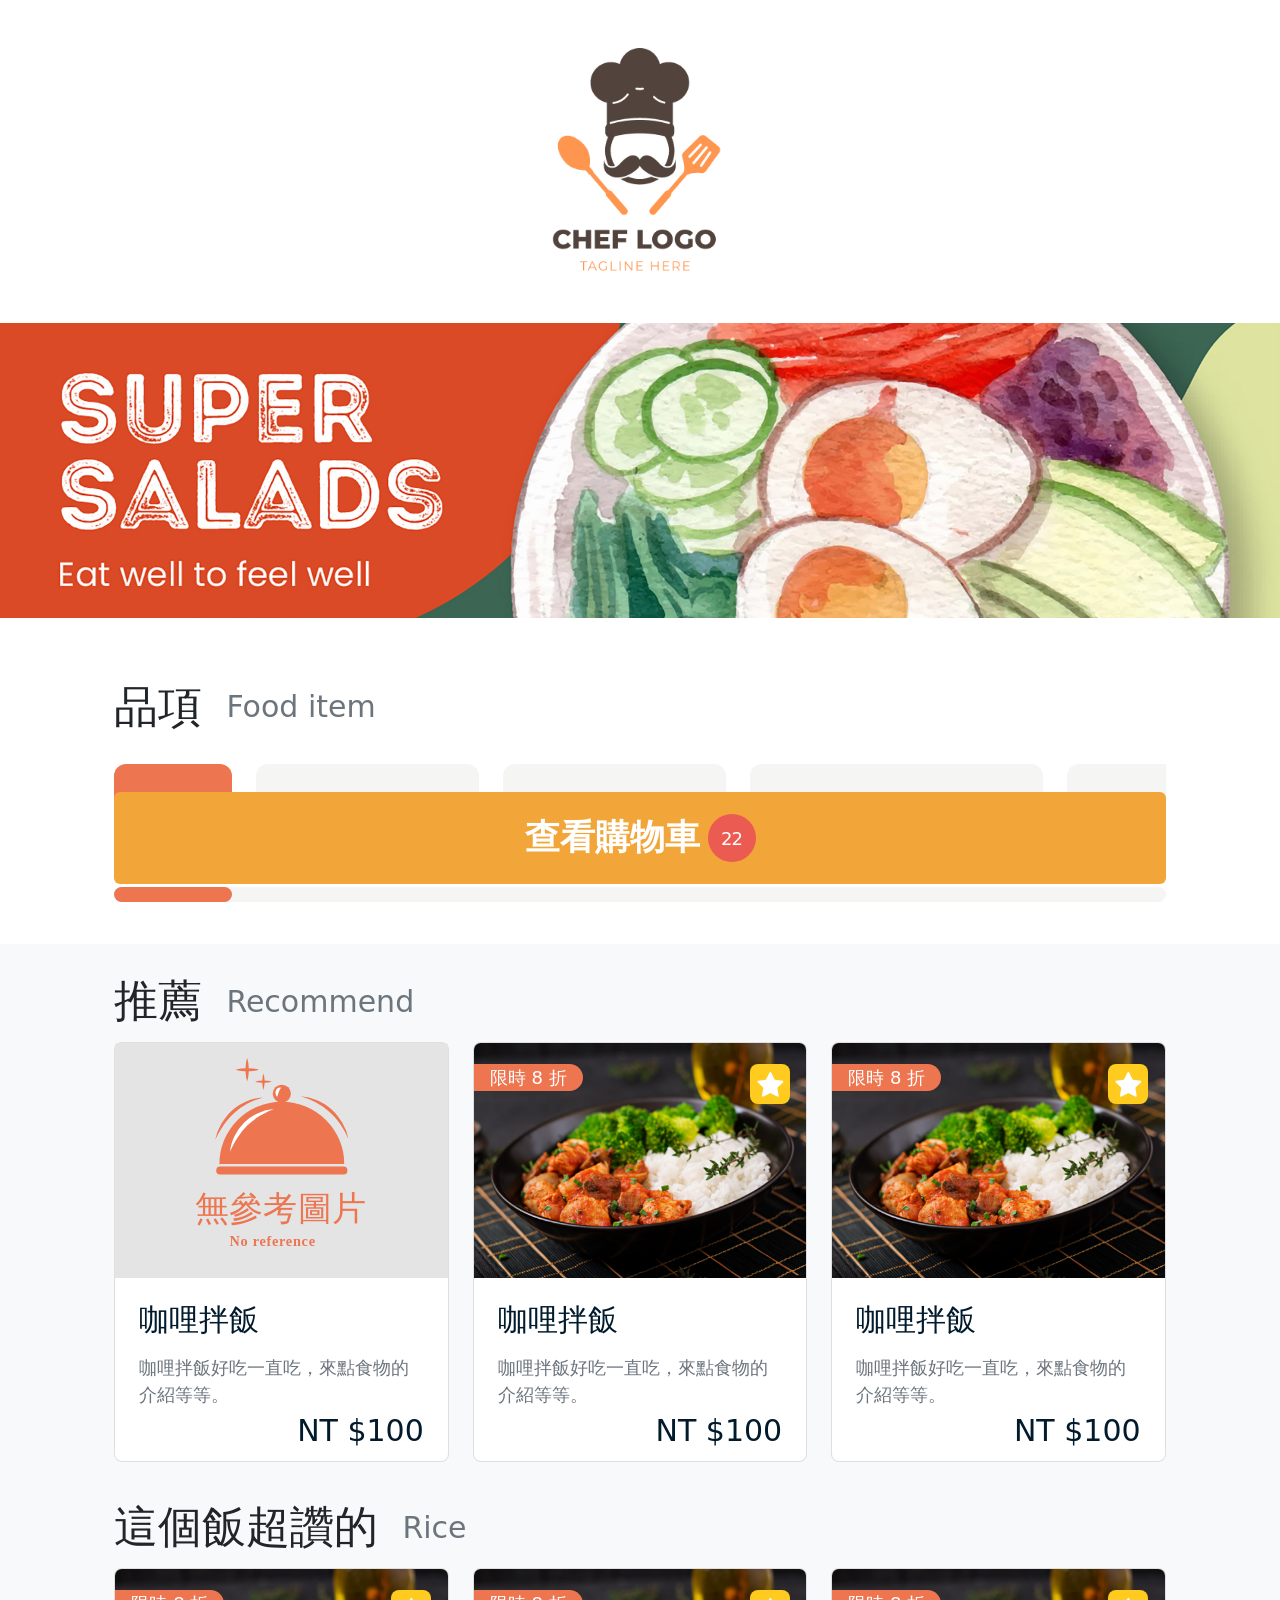
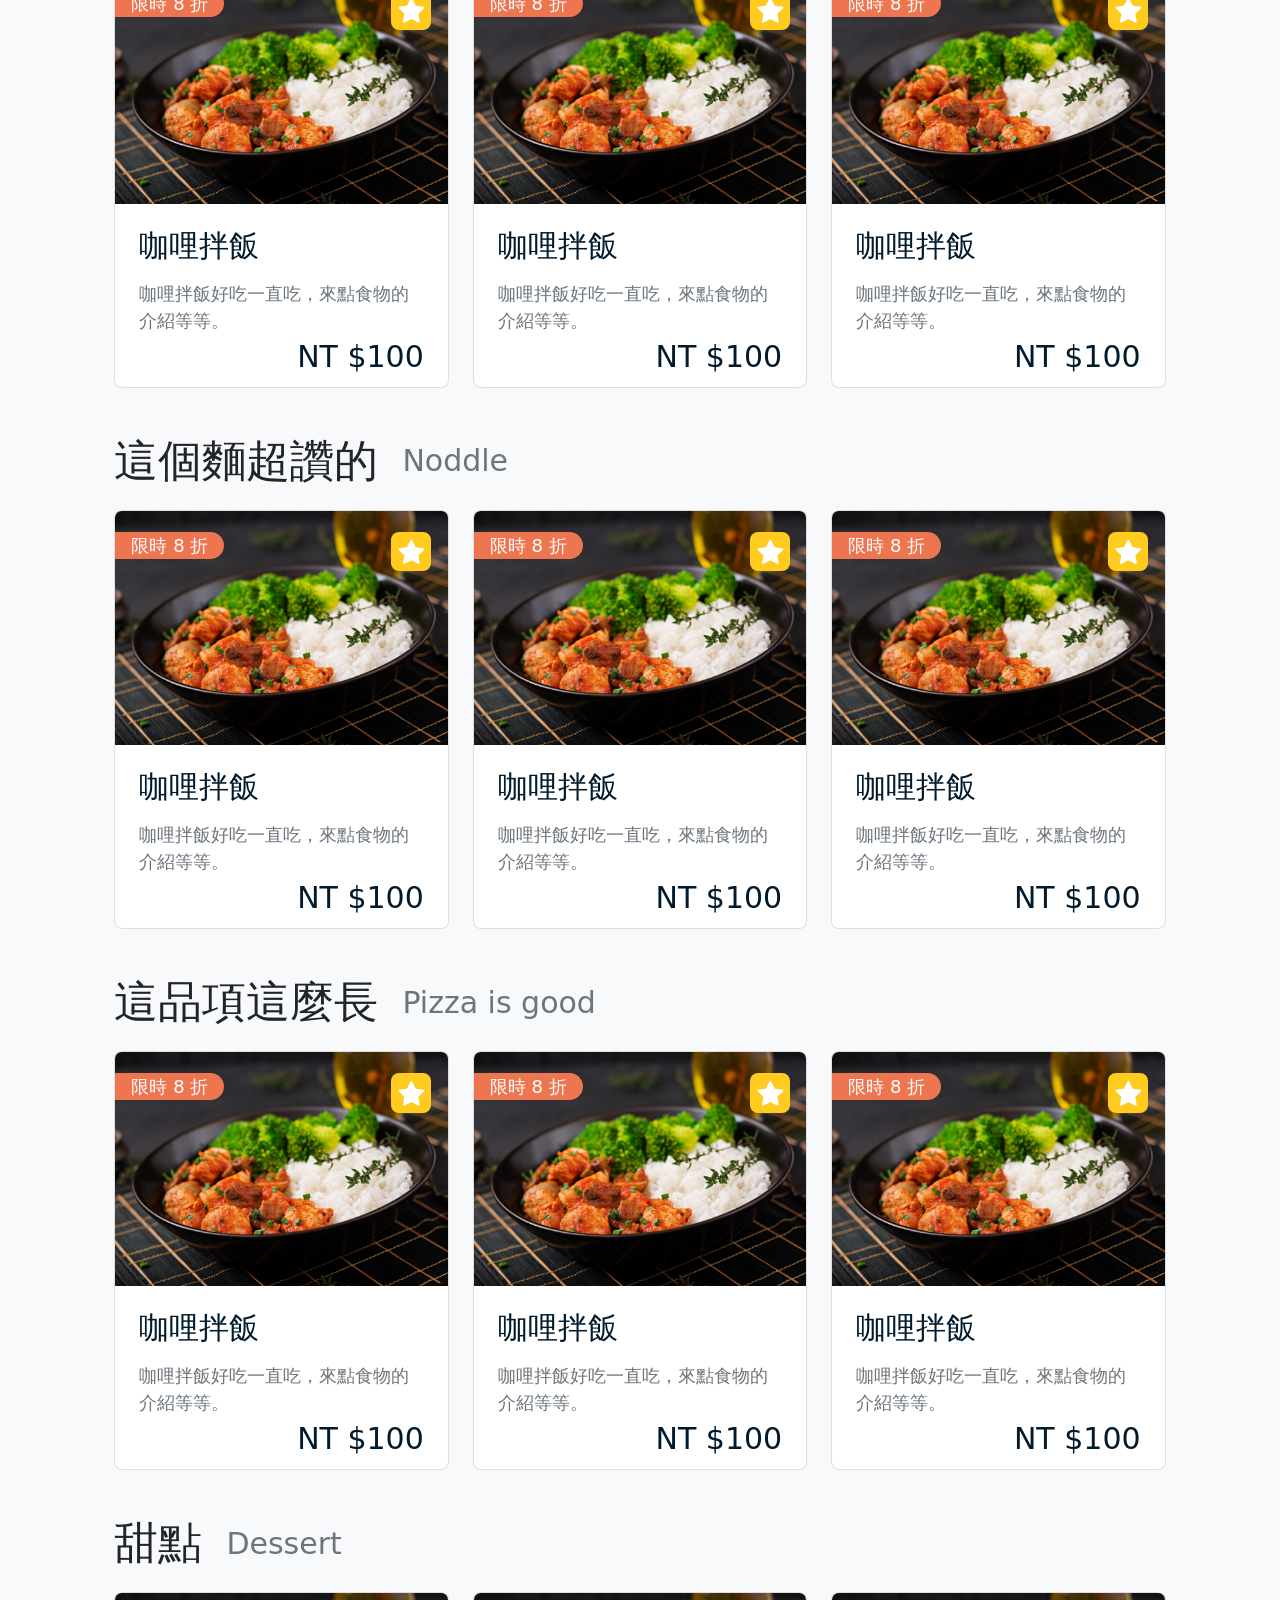
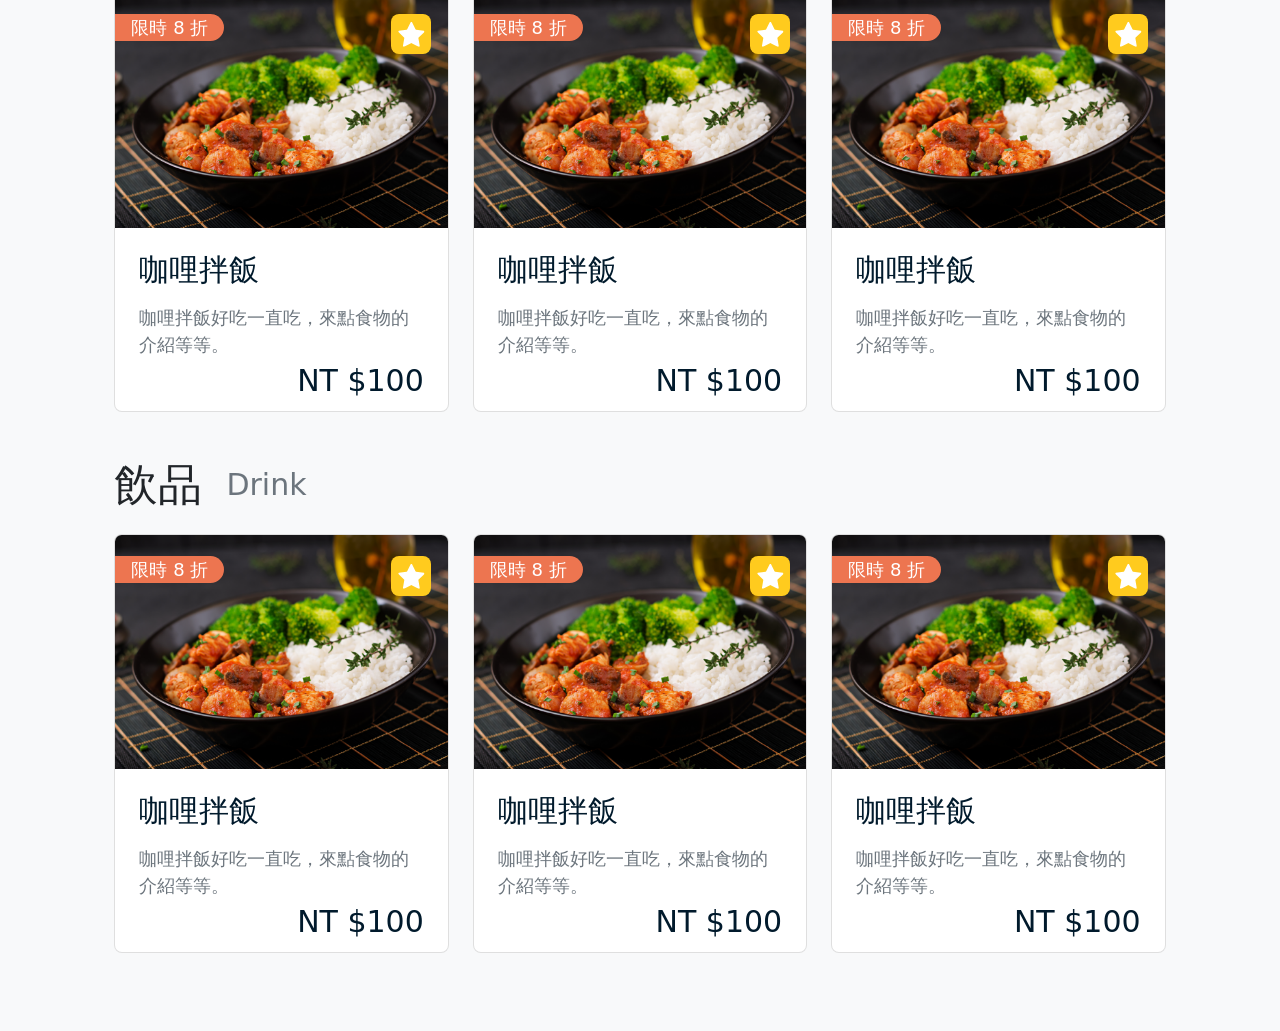
<file: order-page2.html>
<!DOCTYPE html>
<html lang="en">
<head>
    <meta charset="UTF-8">
    <meta http-equiv="X-UA-Compatible" content="IE=edge">
    <meta name="viewport" content="width=device-width, initial-scale=1.0">
    <title>Document</title>
    <link rel="stylesheet" href="scss/all.css">
</head>
<body>
    <div class="container">
        <div class="row align-items-center justify-content-center">
            <div class="header d-flex align-items-center justify-content-center">
                <div class="col-2">
                    <img class="w-100 py-3 py-md-5" src="image/order-page-img/order-page-logo.png">
                </div>
            </div>
        </div>
    </div>
    <div class="container-fluid px-0">
            <img src="image/order-page-img/order-page-ad.png" class="w-100 mb-md-5">
    </div>
    <div class="bg-white order-fix">
        <div class="container">
        <div class="order-page-title d-flex align-items-center mt-2 pb-3">
            <p class="title-text mb-0 fs-2 me-2 me-md-4">品項</p>
            <p class="subtitle-text mb-0 fs-4 text-secondary">Food item</p>
        </div>
        <nav class="navbar navbar-light pb-3 mb-md-3">
            <ul class="nav nav-pills w-100 order-bottom-line pb-3 pb-md-5">
                <li class="nav-item">
                    <a class="nav-link me-2 p-md-3 p-lg-4 me-md-4 active" href="#scrollspyHeading1">
                        <div class=" d-flex flex-column justify-content-center align-items-center">
                            <p class="mb-0 fs-3 text-nowrap">推薦</p>
                        </div>
                    </a>
                </li>
                <li class="nav-item">
                    <a class="nav-link me-2 p-md-3 p-lg-4 me-md-4" href="#scrollspyHeading2">
                        <div class=" d-flex flex-column justify-content-center align-items-center">
                            <p class="mb-0 fs-3 text-nowrap">這個飯超讚</p>
                        </div>
                    </a>
                </li>
                <li class="nav-item">
                    <a class="nav-link me-2 p-md-3 p-lg-4 me-md-4" href="#scrollspyHeading3">
                        <div class=" d-flex flex-column justify-content-center align-items-center">
                            <p class="mb-0 fs-3 text-nowrap">這個麵超讚</p>
                        </div>
                    </a>
                </li>
                <li class="nav-item">
                    <a class="nav-link me-2 p-md-3 p-lg-4 me-md-4" href="#scrollspyHeading4">
                        <div class=" d-flex flex-column justify-content-center align-items-center">
                            <p class="mb-0 fs-3 text-nowrap">這個品項這麼長</p>
                        </div>
                    </a>
                </li>
                <li class="nav-item">
                    <a class="nav-link me-2 p-md-3 p-lg-4 me-md-4" href="#scrollspyHeading5">
                        <div class=" d-flex flex-column justify-content-center align-items-center">
                            <p class="mb-0 fs-3 text-nowrap">甜點</p>
                        </div>
                    </a>
                </li>
                <li class="nav-item">
                    <a class="nav-link me-2 p-md-3 p-lg-4 me-md-4" href="#scrollspyHeading6">
                        <div class=" d-flex flex-column justify-content-center align-items-center">
                            <p class="mb-0 fs-3 text-nowrap">飲品</p>
                        </div>
                    </a>
                </li>
            </ul>
        </nav>
    </div>
    <div class="bg-light">
        <div class="container py-2 pb-5">
                <div class="order-page-title d-flex align-items-center py-sm-3" id="scrollspyHeading1">
                    <p class="title-text fs-2 mb-0 me-2 me-md-4">推薦</p>
                    <p class="subtitle-text fs-4 mb-0 text-secondary">Recommend</p>
                </div>
                <div class="row g-2 g-sm-4">
                    <div class="col-6 col-md-4 order-card mt-3" data-bs-toggle="modal" data-bs-target="#exampleModal">
                        <a class="card" style="width:100%">
                            <img src="image/order-page-img/ No reference.svg" class="card-img-top">
                            <div class="card-body p-2 px-md-4">
                                <h5 class="card-title fs-4 mb-0 py-md-3">咖哩拌飯</h5>
                                <p class="card-text fs-5 mb-0 text-secondary">咖哩拌飯好吃一直吃，來點食物的介紹等等。</p>
                                <p class="fs-4 mb-0 d-flex flex-row-reverse">NT $100</p>
                            </div>
                        </a>
                    </div>
                    <div class="col-6 col-md-4 order-card mt-3" data-bs-toggle="modal" data-bs-target="#exampleModal">
                        <a class="card" style="width:100%">
                            <img src="image/order-page-img/order-card-img.png" class="card-img-top">
                            <div class="discount">
                                <p class="fs-5 ps-3 mb-0">限時 8 折</p>
                            </div>
                            <div class="star">
                                <img src="image/order-page-img/star.svg" class="w-100">
                            </div>
                            <div class="card-body p-2 px-md-4">
                                <h5 class="card-title fs-4 mb-0 py-md-3">咖哩拌飯</h5>
                                <p class="card-text fs-5 mb-0 text-secondary">咖哩拌飯好吃一直吃，來點食物的介紹等等。</p>
                                <p class="fs-4 mb-0 d-flex flex-row-reverse">NT $100</p>
                            </div>
                        </a>
                    </div>
                    <div class="col-6 col-md-4 order-card mt-3" data-bs-toggle="modal" data-bs-target="#exampleModal">
                        <a class="card" style="width:100%">
                            <img src="image/order-page-img/order-card-img.png" class="card-img-top">
                            <div class="discount">
                                <p class="fs-5 ps-3 mb-0">限時 8 折</p>
                            </div>
                            <div class="star">
                                <img src="image/order-page-img/star.svg" class="w-100">
                            </div>
                            <div class="card-body p-2 px-md-4">
                                <h5 class="card-title mb-0 fs-4 py-md-3">咖哩拌飯</h5>
                                <p class="card-text fs-5 mb-0 text-secondary">咖哩拌飯好吃一直吃，來點食物的介紹等等。</p>
                                <p class="fs-4 mb-0 d-flex flex-row-reverse">NT $100</p>
                            </div>
                        </a>
                    </div>
                </div>
                <div class="order-page-title d-flex align-items-center mt-3 py-sm-3" id="scrollspyHeading2">
                    <p class="title-text fs-2 mb-0 me-3 me-md-4">這個飯超讚的</p>
                    <p class="subtitle-text fs-4 mb-0 text-secondary">Rice</p>
                </div>
                <div class="row g-2 g-sm-4">
                    <div class="col-6 col-md-4 order-card mt-3" data-bs-toggle="modal" data-bs-target="#exampleModal">
                        <a class="card" style="width:100%">
                            <img src="image/order-page-img/order-card-img.png" class="card-img-top">
                            <div class="discount">
                                <p class="fs-5 ps-3 mb-0">限時 8 折</p>
                            </div>
                            <div class="star">
                                <img src="image/order-page-img/star.svg" class="w-100">
                            </div>
                            <div class="card-body p-2 px-md-4">
                                <h5 class="card-title fs-4 mb-0 py-md-3">咖哩拌飯</h5>
                                <p class="card-text fs-5 mb-0 text-secondary">咖哩拌飯好吃一直吃，來點食物的介紹等等。</p>
                                <p class="fs-4 mb-0 d-flex flex-row-reverse">NT $100</p>
                            </div>
                        </a>
                    </div>
                    <div class="col-6 col-md-4 order-card mt-3" data-bs-toggle="modal" data-bs-target="#exampleModal">
                        <a class="card" style="width:100%">
                            <img src="image/order-page-img/order-card-img.png" class="card-img-top">
                            <div class="discount">
                                <p class="fs-5 ps-3 mb-0">限時 8 折</p>
                            </div>
                            <div class="star">
                                <img src="image/order-page-img/star.svg" class="w-100">
                            </div>
                            <div class="card-body p-2 px-md-4">
                                <h5 class="card-title fs-4 mb-0 py-md-3">咖哩拌飯</h5>
                                <p class="card-text fs-5 mb-0 text-secondary">咖哩拌飯好吃一直吃，來點食物的介紹等等。</p>
                                <p class="fs-4 mb-0 d-flex flex-row-reverse">NT $100</p>
                            </div>
                        </a>
                    </div>
                    <div class="col-6 col-md-4 order-card mt-3" data-bs-toggle="modal" data-bs-target="#exampleModal">
                        <a class="card" style="width:100%">
                            <img src="image/order-page-img/order-card-img.png" class="card-img-top">
                            <div class="discount">
                                <p class="fs-5 ps-3 mb-0">限時 8 折</p>
                            </div>
                            <div class="star">
                                <img src="image/order-page-img/star.svg" class="w-100">
                            </div>
                            <div class="card-body p-2 px-md-4">
                                <h5 class="card-title mb-0 fs-4 py-md-3">咖哩拌飯</h5>
                                <p class="card-text fs-5 mb-0 text-secondary">咖哩拌飯好吃一直吃，來點食物的介紹等等。</p>
                                <p class="fs-4 mb-0 d-flex flex-row-reverse">NT $100</p>
                            </div>
                        </a>
                    </div>
                </div>
                <div class="order-page-title d-flex align-items-center py-sm-4 mt-3" id="scrollspyHeading3">
                    <p class="title-text fs-2 mb-0 me-2 me-md-4">這個麵超讚的</p>
                    <p class="subtitle-text fs-4 mb-0 text-secondary">Noddle</p>
                </div>
                <div class="row g-2 g-sm-4">
                    <div class="col-6 col-md-4 order-card mt-3" data-bs-toggle="modal" data-bs-target="#exampleModal">
                        <a class="card" style="width:100%">
                            <img src="image/order-page-img/order-card-img.png" class="card-img-top">
                            <div class="discount">
                                <p class="fs-5 ps-3 mb-0">限時 8 折</p>
                            </div>
                            <div class="star">
                                <img src="image/order-page-img/star.svg" class="w-100">
                            </div>
                            <div class="card-body p-2 px-md-4">
                                <h5 class="card-title fs-4 mb-0 py-md-3">咖哩拌飯</h5>
                                <p class="card-text fs-5 mb-0 text-secondary">咖哩拌飯好吃一直吃，來點食物的介紹等等。</p>
                                <p class="fs-4 mb-0 d-flex flex-row-reverse">NT $100</p>
                            </div>
                        </a>
                    </div>
                    <div class="col-6 col-md-4 order-card mt-3" data-bs-toggle="modal" data-bs-target="#exampleModal">
                        <a class="card" style="width:100%">
                            <img src="image/order-page-img/order-card-img.png" class="card-img-top">
                            <div class="discount">
                                <p class="fs-5 ps-3 mb-0">限時 8 折</p>
                            </div>
                            <div class="star">
                                <img src="image/order-page-img/star.svg" class="w-100">
                            </div>
                            <div class="card-body p-2 px-md-4">
                                <h5 class="card-title fs-4 mb-0 py-md-3">咖哩拌飯</h5>
                                <p class="card-text fs-5 mb-0 text-secondary">咖哩拌飯好吃一直吃，來點食物的介紹等等。</p>
                                <p class="fs-4 mb-0 d-flex flex-row-reverse">NT $100</p>
                            </div>
                        </a>
                    </div>
                    <div class="col-6 col-md-4 order-card mt-3" data-bs-toggle="modal" data-bs-target="#exampleModal">
                        <a class="card" style="width:100%">
                            <img src="image/order-page-img/order-card-img.png" class="card-img-top">
                            <div class="discount">
                                <p class="fs-5 ps-3 mb-0">限時 8 折</p>
                            </div>
                            <div class="star">
                                <img src="image/order-page-img/star.svg" class="w-100">
                            </div>
                            <div class="card-body p-2 px-md-4">
                                <h5 class="card-title mb-0 fs-4 py-md-3">咖哩拌飯</h5>
                                <p class="card-text fs-5 mb-0 text-secondary">咖哩拌飯好吃一直吃，來點食物的介紹等等。</p>
                                <p class="fs-4 mb-0 d-flex flex-row-reverse">NT $100</p>
                            </div>
                        </a>
                    </div>
                </div>
                <div class="order-page-title d-flex align-items-center py-sm-4 mt-3" id="scrollspyHeading4">
                    <p class="title-text fs-2 mb-0 me-2 me-md-4">這品項這麼長</p>
                    <p class="subtitle-text fs-4 mb-0 text-secondary">Pizza is good</p>
                </div>
                <div class="row g-2 g-sm-4">
                    <div class="col-6 col-md-4 order-card mt-3" data-bs-toggle="modal" data-bs-target="#exampleModal">
                        <a class="card" style="width:100%">
                            <img src="image/order-page-img/order-card-img.png" class="card-img-top">
                            <div class="discount">
                                <p class="fs-5 ps-3 mb-0">限時 8 折</p>
                            </div>
                            <div class="star">
                                <img src="image/order-page-img/star.svg" class="w-100">
                            </div>
                            <div class="card-body p-2 px-md-4">
                                <h5 class="card-title fs-4 mb-0 py-md-3">咖哩拌飯</h5>
                                <p class="card-text fs-5 mb-0 text-secondary">咖哩拌飯好吃一直吃，來點食物的介紹等等。</p>
                                <p class="fs-4 mb-0 d-flex flex-row-reverse">NT $100</p>
                            </div>
                        </a>
                    </div>
                    <div class="col-6 col-md-4 order-card mt-3" data-bs-toggle="modal" data-bs-target="#exampleModal">
                        <a class="card" style="width:100%">
                            <img src="image/order-page-img/order-card-img.png" class="card-img-top">
                            <div class="discount">
                                <p class="fs-5 ps-3 mb-0">限時 8 折</p>
                            </div>
                            <div class="star">
                                <img src="image/order-page-img/star.svg" class="w-100">
                            </div>
                            <div class="card-body p-2 px-md-4">
                                <h5 class="card-title fs-4 mb-0 py-md-3">咖哩拌飯</h5>
                                <p class="card-text fs-5 mb-0 text-secondary">咖哩拌飯好吃一直吃，來點食物的介紹等等。</p>
                                <p class="fs-4 mb-0 d-flex flex-row-reverse">NT $100</p>
                            </div>
                        </a>
                    </div>
                    <div class="col-6 col-md-4 order-card mt-3" data-bs-toggle="modal" data-bs-target="#exampleModal">
                        <a class="card" style="width:100%">
                            <img src="image/order-page-img/order-card-img.png" class="card-img-top">
                            <div class="discount">
                                <p class="fs-5 ps-3 mb-0">限時 8 折</p>
                            </div>
                            <div class="star">
                                <img src="image/order-page-img/star.svg" class="w-100">
                            </div>
                            <div class="card-body p-2 px-md-4">
                                <h5 class="card-title mb-0 fs-4 py-md-3">咖哩拌飯</h5>
                                <p class="card-text fs-5 mb-0 text-secondary">咖哩拌飯好吃一直吃，來點食物的介紹等等。</p>
                                <p class="fs-4 mb-0 d-flex flex-row-reverse">NT $100</p>
                            </div>
                        </a>
                    </div>
                </div>
                <div class="order-page-title d-flex align-items-center py-sm-4 mt-3" id="scrollspyHeading5">
                    <p class="title-text fs-2 mb-0 me-2 me-md-4">甜點</p>
                    <p class="subtitle-text fs-4 mb-0 text-secondary">Dessert</p>
                </div>
                <div class="row g-2 g-sm-4">
                    <div class="col-6 col-md-4 order-card mt-3" data-bs-toggle="modal" data-bs-target="#exampleModal">
                        <a class="card" style="width:100%">
                            <img src="image/order-page-img/order-card-img.png" class="card-img-top">
                            <div class="discount">
                                <p class="fs-5 ps-3 mb-0">限時 8 折</p>
                            </div>
                            <div class="star">
                                <img src="image/order-page-img/star.svg" class="w-100">
                            </div>
                            <div class="card-body p-2 px-md-4">
                                <h5 class="card-title fs-4 mb-0 py-md-3">咖哩拌飯</h5>
                                <p class="card-text fs-5 mb-0 text-secondary">咖哩拌飯好吃一直吃，來點食物的介紹等等。</p>
                                <p class="fs-4 mb-0 d-flex flex-row-reverse">NT $100</p>
                            </div>
                        </a>
                    </div>
                    <div class="col-6 col-md-4 order-card mt-3" data-bs-toggle="modal" data-bs-target="#exampleModal">
                        <a class="card" style="width:100%">
                            <img src="image/order-page-img/order-card-img.png" class="card-img-top">
                            <div class="discount">
                                <p class="fs-5 ps-3 mb-0">限時 8 折</p>
                            </div>
                            <div class="star">
                                <img src="image/order-page-img/star.svg" class="w-100">
                            </div>
                            <div class="card-body p-2 px-md-4">
                                <h5 class="card-title fs-4 mb-0 py-md-3">咖哩拌飯</h5>
                                <p class="card-text fs-5 mb-0 text-secondary">咖哩拌飯好吃一直吃，來點食物的介紹等等。</p>
                                <p class="fs-4 mb-0 d-flex flex-row-reverse">NT $100</p>
                            </div>
                        </a>
                    </div>
                    <div class="col-6 col-md-4 order-card mt-3" data-bs-toggle="modal" data-bs-target="#exampleModal">
                        <a class="card" style="width:100%">
                            <img src="image/order-page-img/order-card-img.png" class="card-img-top">
                            <div class="discount">
                                <p class="fs-5 ps-3 mb-0">限時 8 折</p>
                            </div>
                            <div class="star">
                                <img src="image/order-page-img/star.svg" class="w-100">
                            </div>
                            <div class="card-body p-2 px-md-4">
                                <h5 class="card-title mb-0 fs-4 py-md-3">咖哩拌飯</h5>
                                <p class="card-text fs-5 mb-0 text-secondary">咖哩拌飯好吃一直吃，來點食物的介紹等等。</p>
                                <p class="fs-4 mb-0 d-flex flex-row-reverse">NT $100</p>
                            </div>
                        </a>
                    </div>
                </div>
                <div class="order-page-title d-flex align-items-center py-sm-4 mt-3" id="scrollspyHeading6">
                    <p class="title-text fs-2 mb-0 me-2 me-md-4">飲品</p>
                    <p class="subtitle-text fs-4 mb-0 text-secondary">Drink</p>
                </div>
                <div class="row g-2 g-sm-4">
                    <div class="col-6 col-md-4 order-card mt-3" data-bs-toggle="modal" data-bs-target="#exampleModal">
                        <a class="card" style="width:100%">
                            <img src="image/order-page-img/order-card-img.png" class="card-img-top">
                            <div class="discount">
                                <p class="fs-5 ps-3 mb-0">限時 8 折</p>
                            </div>
                            <div class="star">
                                <img src="image/order-page-img/star.svg" class="w-100">
                            </div>
                            <div class="card-body p-2 px-md-4">
                                <h5 class="card-title fs-4 mb-0 py-md-3">咖哩拌飯</h5>
                                <p class="card-text fs-5 mb-0 text-secondary">咖哩拌飯好吃一直吃，來點食物的介紹等等。</p>
                                <p class="fs-4 mb-0 d-flex flex-row-reverse">NT $100</p>
                            </div>
                        </a>
                    </div>
                    <div class="col-6 col-md-4 order-card mt-3" data-bs-toggle="modal" data-bs-target="#exampleModal">
                        <a class="card" style="width:100%">
                            <img src="image/order-page-img/order-card-img.png" class="card-img-top">
                            <div class="discount">
                                <p class="fs-5 ps-3 mb-0">限時 8 折</p>
                            </div>
                            <div class="star">
                                <img src="image/order-page-img/star.svg" class="w-100">
                            </div>
                            <div class="card-body p-2 px-md-4">
                                <h5 class="card-title fs-4 mb-0 py-md-3">咖哩拌飯</h5>
                                <p class="card-text fs-5 mb-0 text-secondary">咖哩拌飯好吃一直吃，來點食物的介紹等等。</p>
                                <p class="fs-4 mb-0 d-flex flex-row-reverse">NT $100</p>
                            </div>
                        </a>
                    </div>
                    <div class="col-6 col-md-4 order-card mt-3" data-bs-toggle="modal" data-bs-target="#exampleModal">
                        <a class="card" style="width:100%">
                            <img src="image/order-page-img/order-card-img.png" class="card-img-top">
                            <div class="discount">
                                <p class="fs-5 ps-3 mb-0">限時 8 折</p>
                            </div>
                            <div class="star">
                                <img src="image/order-page-img/star.svg" class="w-100">
                            </div>
                            <div class="card-body p-2 px-md-4">
                                <h5 class="card-title mb-0 fs-4 py-md-3">咖哩拌飯</h5>
                                <p class="card-text fs-5 mb-0 text-secondary">咖哩拌飯好吃一直吃，來點食物的介紹等等。</p>
                                <p class="fs-4 mb-0 d-flex flex-row-reverse">NT $100</p>
                            </div>
                        </a>
                    </div>
                </div> 
            <div class="order-space"></div>
        </div> 
    </div>
    <div class="container bottom-btn">
        <div class="d-flex justify-content-center align-items-center" data-bs-toggle="modal" data-bs-target="#exampleModal2">
            <a class="bottom-btn-1 d-flex justify-content-center align-items-center mb-3">
                <p class="fs-3 mb-0 py-3 py-md-4 fw-bold lh-sm me-2">查看購物車</p>
                <div class="phone-shopping-cart-number d-flex justify-content-center align-items-center">
                    <p class="fs-5 mb-0">22</p>
                </div>
            </a>
        </div>
        <!--無加入購物車 換成這個
        <div class="d-flex justify-content-center align-items-center" data-bs-toggle="modal" data-bs-target="#exampleModal2">
            <a class="bottom-btn-2 d-flex justify-content-center align-items-center mb-3">
                <p class="fs-3 mb-0 py-3 py-md-4 fw-bold lh-sm">查看購物車</p>
            </a>
        </div>
        -->
    </div>

    <!--餐點調整-->
    <div class="modal fade phone-order" id="exampleModal" tabindex="-1" aria-labelledby="exampleModalLabel" aria-hidden="true" data-backdrop="static">
    <div class="modal-dialog modal-fullscreen">
        <div class="modal-content">
            <div class="modal-header ps-0 pe-3 py-1">
              <div class="modal-title">
                <div class="order-page-title d-flex align-items-center px-3 px-md-4">
                    <p class="title-text fs-3 mb-0 me-3 py-3 me-md-4 py-md-3">確認餐點</p>
                    <p class="subtitle-text fs-4 text-secondary mb-0">Customization</p>
                </div>
              </div>
              <button type="button" class="btn-close" data-bs-dismiss="modal" aria-label="Close"></button>
            </div>
            <div class="modal-body px-0">
                <div class="col-12">
                    <div class="customization h-100">
                        <div class="customization-img px-3 px-md-4">
                            <div class="d-flex">
                                <img src="image/detail-page-img/customization.png" class="pe-3 pe-md-4">
                                <img src="image/detail-page-img/customization.png" class="pe-3 pe-md-4">
                                <img src="image/detail-page-img/customization.png" class="pe-3 pe-md-4">
                                <img src="image/detail-page-img/customization.png" class="pe-3 pe-md-4">
                                <img src="image/detail-page-img/customization.png" class="pe-3 pe-md-4">
                            </div>
                        </div>
                        <div class="detail-page-line my-2 my-md-3"></div>
                        <div class="customization-edit">
                            <div class="d-flex flex-column py-2 px-3 py-md-3 px-md-4">
                                <p class="fs-3 mb-0 fw-bold">
                                    經典火鍋
                                </p>
                                <p class="fs-4 mb-0">
                                    $220
                                </p>
                                <p class="fs-4 text-secondary mb-0">
                                    附白飯一碗和冬粉
                                </p>
                            </div>
                            <div class="customization-gray py-2 px-3 py-md-3 px-md-4">
                                <div class="d-flex flex-column">
                                    <p class="fs-4 mb-0 fw-bold">
                                        肉品選擇
                                    </p>
                                    <p class="fs-4 text-secondary mb-0">
                                        最多可選擇 1 個
                                    </p>
                                </div>
                            </div>
                            <div class="d-flex flex-column px-3 px-md-4">
                                <div class="form-check form-check-inline d-flex align-items-center my-1 my-md-3">
                                    <input class="form-check-input" type="radio" name="inlineRadioOptions" id="inlineRadio1" value="option1">
                                    <label class="form-check-label w-100" for="inlineRadio1">
                                        <div class="d-flex justify-content-between">
                                            <p class="fs-4 mb-0 ms-3 ms-md-4">豬肉</p>
                                            <p class="fs-4 mb-0">NT $50</p>
                                        </div>
                                    </label>
                                </div>
                                <div class="form-check form-check-inline d-flex align-items-center my-1 my-md-3">
                                    <input class="form-check-input" type="radio" name="inlineRadioOptions" id="inlineRadio2" value="option2">
                                    <label class="form-check-label w-100" for="inlineRadio2">
                                        <div class="d-flex justify-content-between">
                                            <p class="fs-4 mb-0 ms-3 ms-md-4">牛肉</p>
                                            <p class="fs-4 mb-0">NT $50</p>
                                        </div>
                                    </label>
                                </div>
                                <div class="form-check form-check-inline d-flex align-items-center my-1 my-md-3">
                                    <input class="form-check-input" type="radio" name="inlineRadioOptions" id="inlineRadio3" value="option3">
                                    <label class="form-check-label w-100" for="inlineRadio3">
                                        <div class="d-flex justify-content-between">
                                            <p class="fs-4 mb-0 ms-3 ms-md-4">雞肉</p>
                                            <p class="fs-4 mb-0">NT $50</p>
                                        </div>
                                    </label>
                                </div>
                            </div>
                            <div class="customization-gray py-2 px-3 py-md-3 px-md-4">
                                <div class="d-flex flex-column">
                                    <p class="fs-4 mb-0 fw-bold">
                                        辣度選擇
                                    </p>
                                    <p class="fs-4 text-secondary mb-0">
                                        最多可選擇 1 個
                                    </p>
                                </div>
                            </div>
                            <div class="d-flex flex-column px-3 px-md-4">
                                <div class="form-check form-check-inline d-flex align-items-center my-1 my-md-3">
                                    <input class="form-check-input" type="radio" name="inlineRadioOptions" id="inlineRadio4" value="option4">
                                    <label class="form-check-label w-100" for="inlineRadio4">
                                        <div class="d-flex justify-content-between">
                                            <p class="fs-4 mb-0 ms-3 ms-md-4">大辣</p>
                                        </div>
                                    </label>
                                </div>
                                <div class="form-check form-check-inline d-flex align-items-center my-1 my-md-3">
                                    <input class="form-check-input" type="radio" name="inlineRadioOptions" id="inlineRadio5" value="option5">
                                    <label class="form-check-label w-100" for="inlineRadio5">
                                        <div class="d-flex justify-content-between">
                                            <p class="fs-4 mb-0 ms-3 ms-md-4">中辣</p>
                                        </div>
                                    </label>
                                </div>
                                <div class="form-check form-check-inline d-flex align-items-center my-1 my-md-3">
                                    <input class="form-check-input" type="radio" name="inlineRadioOptions" id="inlineRadio6" value="option6">
                                    <label class="form-check-label w-100" for="inlineRadio6">
                                        <div class="d-flex justify-content-between">
                                            <p class="fs-4 mb-0 ms-3 ms-md-4">小辣</p>
                                        </div>
                                    </label>
                                </div>
                            </div>
                            <div class="customization-gray py-2 px-3 py-md-3 px-md-4">
                                <div class="d-flex flex-column">
                                    <p class="fs-4 mb-0 fw-bold">
                                        加點
                                    </p>
                                    <p class="fs-4 text-secondary mb-0">
                                        最多可選擇 3 個
                                    </p>
                                </div>
                            </div>
                            <div class="px-3 px-md-4">
                                <div class="form-check d-flex align-items-center my-1 my-md-3">
                                    <input class="form-check-input" type="checkbox"= id="flexCheckDefault1">
                                    <label class="form-check-label w-100" for="flexCheckDefault1">
                                        <div class="d-flex justify-content-between">
                                            <p class="fs-4 mb-0 ms-3 ms-md-4">魚餃</p>
                                            <p class="fs-4 mb-0">NT $20</p>
                                        </div>
                                    </label>
                                </div>
                                <div class="form-check d-flex align-items-center my-1 my-md-3">
                                    <input class="form-check-input" type="checkbox" id="flexCheckDefault2">
                                    <label class="form-check-label w-100" for="flexCheckDefault2">
                                        <div class="d-flex justify-content-between">
                                            <p class="fs-4 mb-0 ms-3 ms-md-4">燕餃</p>
                                            <p class="fs-4 mb-0">NT $20</p>
                                        </div>
                                    </label>
                                </div>
                                <div class="form-check d-flex align-items-center my-1 my-md-3">
                                    <input class="form-check-input" type="checkbox" id="flexCheckDefault3">
                                    <label class="form-check-label w-100" for="flexCheckDefault3">
                                        <div class="d-flex justify-content-between">
                                            <p class="fs-4 mb-0 ms-3 ms-md-4">金針菇（素食）</p>
                                            <p class="fs-4 mb-0">NT $20</p>
                                        </div>
                                    </label>
                                </div>
                            </div>
                            <div class="customization-gray py-2 px-3 py-md-3 px-md-4">
                                <div class="d-flex flex-column">
                                    <p class="fs-4 mb-0 fw-bold">
                                        優惠或贈送
                                    </p>
                                    <p class="fs-4 text-secondary mb-0">
                                        9 折優惠，免費加點
                                    </p>
                                </div>
                            </div>
                            <div class="px-3 px-md-4">
                                <div class="form-check d-flex align-items-center my-1 my-md-3">
                                    <input class="form-check-input" type="checkbox" id="flexCheckDefault4">
                                    <label class="form-check-label w-100" for="flexCheckDefault4">
                                        <div class="d-flex justify-content-between">
                                            <p class="fs-4 mb-0 ms-3 ms-md-4">魚餃</p>
                                            <p class="fs-4 mb-0">NT $20</p>
                                        </div>
                                    </label>
                                </div>
                                <div class="form-check d-flex align-items-center my-1 my-md-3">
                                    <input class="form-check-input" type="checkbox" id="flexCheckDefault5">
                                    <label class="form-check-label w-100" for="flexCheckDefault5">
                                        <div class="d-flex justify-content-between">
                                            <p class="fs-4 mb-0 ms-3 ms-md-4">燕餃</p>
                                            <p class="fs-4 mb-0">NT $20</p>
                                        </div>
                                    </label>
                                </div>
                                <div class="form-check d-flex align-items-center my-1 my-md-3">
                                    <input class="form-check-input" type="checkbox" id="flexCheckDefault6">
                                    <label class="form-check-label w-100" for="flexCheckDefault6">
                                        <div class="d-flex justify-content-between">
                                            <p class="fs-4 mb-0 ms-3 ms-md-4">金針菇（素食）</p>
                                            <p class="fs-4 mb-0">NT $20</p>
                                        </div>
                                    </label>
                                </div>
                            </div>
                        </div>
                        <div class="detail-page-line my-3"></div>
                        <div class="customization-adjustment d-flex justify-content-between align-items-center px-3 py-md-3">
                            <div class="btn-group" role="group" aria-label="Basic mixed styles example">
                                <button type="button" class="btn btn-danger d-flex justify-content-center align-items-center px-2 px-md-3 py-1 py-md-2">
                                    <img src="image/detail-page-img/minus.svg" class="w-75">
                                </button>
                                <button type="button" class="btn btn-warning d-flex justify-content-center align-items-center j px-3 px-md-3 py-1 py-md-2">
                                    <p class="fs-4 mb-0">1</p>
                                </button>
                                <button type="button" class="btn btn-success d-flex justify-content-center align-items-center px-2 px-md-3 py-1 py-md-2">
                                    <img src="image/detail-page-img/plus.svg" class="w-75">
                                </button>
                              </div>
                            <p class="fs-4 mb-0">
                                總金額:NT $640
                            </p>
                        </div>
                    </div>
                </div>
            </div>
            <div class="modal-footer detail-btn d-flex align-items-center justify-content-between p-3 p-md-4">
              <button type="button" class="btn-more px-2 py-3 p-md-3 d-flex align-items-center justify-content-center" href="order-page1.html" data-bs-dismiss="modal">
                <p class="fs-4 mb-0 text-nowrap" style="color:#011A2C;">
                    繼續選購
                </p>
              </button>
              <button type="button" class="btn-add px-2 py-3 p-md-3 d-flex align-items-center justify-content-center" href="detail-page2.html" data-bs-dismiss="modal">
                <p class="fs-4 mb-0 text-nowrap" style="color: white;">
                    加入購物車
                </p>
              </button>
            </div>
          </div>
    </div>
    </div>
    <!--餐點明細-->
    <div class="modal fade phone-order" id="exampleModal2" tabindex="-1" aria-labelledby="exampleModalLabel2" aria-hidden="true" data-backdrop="static">
        <div class="modal-dialog modal-fullscreen">
            <div class="modal-content">
                <div class="modal-header ps-0 pe-3 py-1">
                  <div class="modal-title">
                    <div class="order-page-title d-flex align-items-center px-3 px-md-4">
                        <p class="title-text fs-3 mb-0 me-3 py-3 me-md-4 py-md-3">餐點明細</p>
                        <p class="subtitle-text fs-4 text-secondary mb-0">Detail</p>
                    </div>
                  </div>
                  <button type="button" class="btn-close" data-bs-dismiss="modal" aria-label="Close"></button>
                </div>
                <div class="modal-body px-0">
                    <div class="col-12">
                        <div class="detail h-100">
                            <div class="detail-summary d-flex flex-column px-3 px-md-4">
                                <div class="d-flex align-items-center justify-content-between py-1 py-md-3">
                                    <p class="fs-4 mb-0">布朗尼 x1</p>
                                    <div class="d-flex">
                                        <a class="me-1 me-md-4">
                                            <img src="image/detail-page2/edit.svg" class="w-100">
                                        </a>
                                        <a>
                                            <img src="image/detail-page2/delet.svg" class="w-100">
                                        </a>
                                    </div>
                                </div>
                                <div class="d-flex flex-row-reverse py-1 py-md-3">
                                    <p class="fs-4 mb-0">NT $80</p>
                                </div>
                                <div class="detail-page-line"></div>
                                <div class="d-flex align-items-center justify-content-between py-1 py-md-3">
                                    <p class="fs-4 mb-0">經典火鍋 x2</p>
                                    <div class="d-flex">
                                        <a class="me-1 me-md-4">
                                            <img src="image/detail-page2/edit.svg" class="w-100">
                                        </a>
                                        <a>
                                            <img src="image/detail-page2/delet.svg" class="w-100">
                                        </a>
                                    </div>
                                </div>
                                <div class="d-flex">
                                    <p class="fs-4 mb-0 text-secondary detail-summary-content">大辣。肉品加量。板條。小辣。
                                        金針菇。木耳。大陸妹。魚餃。燕餃。
                                        貢丸。米血。凍豆腐。</p>
                                </div>
                                <div class="d-flex flex-row-reverse py-1 py-md-3">
                                    <p class="fs-4 mb-0">NT $500</p>
                                </div>
                                <div class="detail-page-line"></div>
                                <div class="d-flex align-items-center justify-content-between py-1 py-md-3">
                                    <p class="fs-4 mb-0">經典火鍋 x2</p>
                                    <div class="d-flex">
                                        <a class="me-1 me-md-4">
                                            <img src="image/detail-page2/edit.svg" class="w-100">
                                        </a>
                                        <a>
                                            <img src="image/detail-page2/delet.svg" class="w-100">
                                        </a>
                                    </div>
                                </div>
                                <div class="d-flex">
                                    <p class="fs-4 mb-0 text-secondary detail-summary-content">大辣。肉品加量。板條。小辣。
                                        金針菇。木耳。大陸妹。魚餃。燕餃。
                                        貢丸。米血。凍豆腐。</p>
                                </div>
                                <div class="d-flex flex-row-reverse py-1 py-md-3">
                                    <p class="fs-4 mb-0">NT $500</p>
                                </div>
                                <div class="detail-page-line"></div>
                                <div class="d-flex align-items-center justify-content-between py-1 py-md-3">
                                    <p class="fs-4 mb-0">經典火鍋 x2</p>
                                    <div class="d-flex">
                                        <a class="me-1 me-md-4">
                                            <img src="image/detail-page2/edit.svg" class="w-100">
                                        </a>
                                        <a>
                                            <img src="image/detail-page2/delet.svg" class="w-100">
                                        </a>
                                    </div>
                                </div>
                                <div class="d-flex">
                                    <p class="fs-4 mb-0 text-secondary detail-summary-content">大辣。肉品加量。板條。小辣。
                                        金針菇。木耳。大陸妹。魚餃。燕餃。
                                        貢丸。米血。凍豆腐。</p>
                                </div>
                                <div class="d-flex flex-row-reverse py-1 py-md-3">
                                    <p class="fs-4 mb-0">NT $500</p>
                                </div>
                                <div class="detail-page-line"></div>
                                <div class="d-flex align-items-center justify-content-between py-1 py-md-3">
                                    <p class="fs-4 mb-0">經典火鍋 x2</p>
                                    <div class="d-flex">
                                        <a class="me-1 me-md-4">
                                            <img src="image/detail-page2/edit.svg" class="w-100">
                                        </a>
                                        <a>
                                            <img src="image/detail-page2/delet.svg" class="w-100">
                                        </a>
                                    </div>
                                </div>
                                <div class="d-flex">
                                    <p class="fs-4 mb-0 text-secondary detail-summary-content">大辣。肉品加量。板條。小辣。
                                        金針菇。木耳。大陸妹。魚餃。燕餃。
                                        貢丸。米血。凍豆腐。</p>
                                </div>
                                <div class="d-flex flex-row-reverse py-1 py-md-3">
                                    <p class="fs-4 mb-0">NT $500</p>
                                </div>
                                <div class="detail-page-line"></div>
                            </div>
                            <div class="detail-page-line"></div>
                            <div class="detail-btn d-flex flex-row-reverse p-3">
                                <a class="discount-btn d-flex align-items-center justify-content-center" data-bs-toggle="modal" data-bs-target="#exampleModal3">
                                    <p class="fs-4 mb-0 py-2 px-3" style="color: white">使用優惠碼</p>
                                </a>
                            </div>
                            <div class="d-flex flex-column px-3 px-md-4">
                                <div class="d-flex align-items-center justify-content-between">
                                    <p class="fs-4 mb-0 text-secondary">餐點金額：</p>
                                    <p class="fs-4 mb-0 text-secondary">NT $1,080</p>
                                </div>
                                <div class="d-flex align-items-center justify-content-between">
                                    <p class="fs-4 mb-0 text-secondary">服務費：</p>
                                    <p class="fs-4 mb-0 text-secondary">NT $108</p>
                                </div>
                                <div class="d-flex align-items-center justify-content-between">
                                    <p class="fs-4 mb-0 text-secondary">清潔費：</p>
                                    <p class="fs-4 mb-0 text-secondary">NT $0</p>
                                </div>
                                <div class="d-flex align-items-center justify-content-between">
                                    <p class="fs-4 mb-0 text-secondary">優惠：</p>
                                    <p class="fs-4 mb-0 text-secondary">NT $0</p>
                                </div>
                                <div class="detail-page-line my-3"></div>
                                <div class="d-flex align-items-center justify-content-between">
                                    <p class="fs-4 mb-0">總金額：</p>
                                    <p class="fs-4 mb-0">NT $1,088</p>
                                </div>
                                <div class="d-flex justify-content-between align-items-center">
                                    <div class="">
                                        <p class="fs-4 mb-0">用餐方式：</p>
                                    </div>
                                    <div class="d-flex align-items-center">
                                        <div class="form-check form-check-inline d-flex align-items-center my-3">
                                            <input class="form-check-input me-2" type="radio" name="inlineRadioOptions" id="inlineRadio7" value="option7">
                                            <label class="form-check-label" for="inlineRadio7">
                                                <div class="d-flex align-items-center">
                                                    <p class="fs-4 mb-0">內用</p>
                                                </div>
                                            </label>
                                        </div>
                                        <div class="form-check form-check-inline d-flex align-items-center my-3">
                                            <input class="form-check-input me-2" type="radio" name="inlineRadioOptions" id="inlineRadio8" value="option8">
                                            <label class="form-check-labe" for="inlineRadio8">
                                                <div class="d-flex align-items-center">
                                                    <p class="fs-4 mb-0">外帶</p>
                                                </div>
                                            </label>
                                        </div>
                                    </div>
                                </div>
                            </div>
                        </div>
                    </div>
                </div>
                <div class="modal-footer detail-btn my-4 d-flex align-items-center justify-content-center">
                  <button type="button" class="pay-btn d-flex align-items-center justify-content-center" onclick="location.href='order-completed-phone.html'">
                    <p class="fs-2 mb-0 p-2" style="color: white;">
                        付款
                    </p>
                  </button>
                </div>
              </div>
        </div>
    </div>
    <!--使用優惠碼的明細，按鈕換成字的部分-->
    <div class="modal fade phone-order" id="exampleModal4" tabindex="-1" aria-labelledby="exampleModalLabel4" aria-hidden="true" data-backdrop="static">
        <div class="modal-dialog modal-fullscreen">
            <div class="modal-content">
                <div class="modal-header ps-0 pe-3 py-1">
                  <div class="modal-title">
                    <div class="order-page-title d-flex align-items-center px-3 px-md-4">
                        <p class="title-text fs-3 mb-0 me-3 py-3 me-md-4 py-md-3">餐點明細</p>
                        <p class="subtitle-text fs-4 text-secondary mb-0">Detail</p>
                    </div>
                  </div>
                  <button type="button" class="btn-close" data-bs-dismiss="modal" aria-label="Close"></button>
                </div>
                <div class="modal-body px-0">
                    <div class="col-12">
                        <div class="detail h-100">
                            <div class="detail-summary d-flex flex-column px-3 px-md-4">
                                <div class="d-flex align-items-center justify-content-between py-1 py-md-3">
                                    <p class="fs-4 mb-0">布朗尼 x1</p>
                                    <div class="d-flex">
                                        <button type="submit">
                                            <img src="image/detail-page2/edit.svg" class="w-100 me-0 me-md-4">
                                        </button>
                                        <button type="submit">
                                            <img src="image/detail-page2/delet.svg" class="w-100">
                                        </button>
                                    </div>
                                </div>
                                <div class="d-flex flex-row-reverse py-1 py-md-3">
                                    <p class="fs-4 mb-0">NT $80</p>
                                </div>
                                <div class="detail-page-line"></div>
                                <div class="d-flex align-items-center justify-content-between py-1 py-md-3">
                                    <p class="fs-4 mb-0">經典火鍋 x2</p>
                                    <div class="d-flex">
                                        <button type="submit">
                                            <img src="image/detail-page2/edit.svg" class="w-100 me-0 me-4">
                                        </button>
                                        <button type="submit">
                                            <img src="image/detail-page2/delet.svg" class="w-100">
                                        </button>
                                    </div>
                                </div>
                                <div class="d-flex">
                                    <p class="fs-4 mb-0 text-secondary detail-summary-content">大辣。肉品加量。板條。小辣。
                                        金針菇。木耳。大陸妹。魚餃。燕餃。
                                        貢丸。米血。凍豆腐。</p>
                                </div>
                                <div class="d-flex flex-row-reverse py-1 py-md-3">
                                    <p class="fs-4 mb-0">NT $500</p>
                                </div>
                                <div class="detail-page-line"></div>
                                <div class="d-flex align-items-center justify-content-between py-1 py-md-3">
                                    <p class="fs-4 mb-0">經典火鍋 x2</p>
                                    <div class="d-flex">
                                        <button type="submit">
                                            <img src="image/detail-page2/edit.svg" class="w-100 me-0 me-4">
                                        </button>
                                        <button type="submit">
                                            <img src="image/detail-page2/delet.svg" class="w-100">
                                        </button>
                                    </div>
                                </div>
                                <div class="d-flex">
                                    <p class="fs-4 mb-0 text-secondary detail-summary-content">大辣。肉品加量。板條。小辣。
                                        金針菇。木耳。大陸妹。魚餃。燕餃。
                                        貢丸。米血。凍豆腐。</p>
                                </div>
                                <div class="d-flex flex-row-reverse py-1 py-md-3">
                                    <p class="fs-4 mb-0">NT $500</p>
                                </div>
                                <div class="detail-page-line"></div>
                                <div class="d-flex align-items-center justify-content-between py-1 py-md-3">
                                    <p class="fs-4 mb-0">經典火鍋 x2</p>
                                    <div class="d-flex">
                                        <button type="submit">
                                            <img src="image/detail-page2/edit.svg" class="w-100 me-0 me-4">
                                        </button>
                                        <button type="submit">
                                            <img src="image/detail-page2/delet.svg" class="w-100">
                                        </button>
                                    </div>
                                </div>
                                <div class="d-flex">
                                    <p class="fs-4 mb-0 text-secondary detail-summary-content">大辣。肉品加量。板條。小辣。
                                        金針菇。木耳。大陸妹。魚餃。燕餃。
                                        貢丸。米血。凍豆腐。</p>
                                </div>
                                <div class="d-flex flex-row-reverse py-1 py-md-3">
                                    <p class="fs-4 mb-0">NT $500</p>
                                </div>
                                <div class="detail-page-line"></div>
                                <div class="d-flex align-items-center justify-content-between py-1 py-md-3">
                                    <p class="fs-4 mb-0">經典火鍋 x2</p>
                                    <div class="d-flex">
                                        <button type="submit">
                                            <img src="image/detail-page2/edit.svg" class="w-100 me-0 me-4">
                                        </button>
                                        <button type="submit">
                                            <img src="image/detail-page2/delet.svg" class="w-100">
                                        </button>
                                    </div>
                                </div>
                                <div class="d-flex">
                                    <p class="fs-4 mb-0 text-secondary detail-summary-content">大辣。肉品加量。板條。小辣。
                                        金針菇。木耳。大陸妹。魚餃。燕餃。
                                        貢丸。米血。凍豆腐。</p>
                                </div>
                                <div class="d-flex flex-row-reverse py-1 py-md-3">
                                    <p class="fs-4 mb-0">NT $500</p>
                                </div>
                                <div class="detail-page-line"></div>
                            </div>
                            <div class="detail-page-line"></div>
                            <div class="d-flex p-3 px-md-4">
                                <p class="fs-4 mb-0">使用優惠碼：ISSWEET0001</p>
                            </div>
                            <div class="d-flex flex-column px-3 px-md-4">
                                <div class="d-flex align-items-center justify-content-between">
                                    <p class="fs-4 mb-0 text-secondary">餐點金額：</p>
                                    <p class="fs-4 mb-0 text-secondary">NT $1,080</p>
                                </div>
                                <div class="d-flex align-items-center justify-content-between">
                                    <p class="fs-4 mb-0 text-secondary">服務費：</p>
                                    <p class="fs-4 mb-0 text-secondary">NT $108</p>
                                </div>
                                <div class="d-flex align-items-center justify-content-between">
                                    <p class="fs-4 mb-0 text-secondary">清潔費：</p>
                                    <p class="fs-4 mb-0 text-secondary">NT $0</p>
                                </div>
                                <div class="d-flex align-items-center justify-content-between">
                                    <p class="fs-4 mb-0 text-secondary">優惠：</p>
                                    <p class="fs-4 mb-0 text-secondary">NT $0</p>
                                </div>
                                <div class="detail-page-line my-3"></div>
                                <div class="d-flex align-items-center justify-content-between">
                                    <p class="fs-4 mb-0">總金額：</p>
                                    <p class="fs-4 mb-0">NT $1,088</p>
                                </div>
                                <div class="d-flex justify-content-between align-items-center">
                                    <div class="">
                                        <p class="fs-4 mb-0">用餐方式：</p>
                                    </div>
                                    <div class="d-flex align-items-center">
                                        <div class="form-check form-check-inline d-flex align-items-center my-3">
                                            <input class="form-check-input me-2" type="radio" name="inlineRadioOptions" id="inlineRadio7" value="option7">
                                            <label class="form-check-label" for="inlineRadio7">
                                                <div class="d-flex align-items-center">
                                                    <p class="fs-4 mb-0">內用</p>
                                                </div>
                                            </label>
                                        </div>
                                        <div class="form-check form-check-inline d-flex align-items-center my-3">
                                            <input class="form-check-input me-2" type="radio" name="inlineRadioOptions" id="inlineRadio8" value="option8">
                                            <label class="form-check-labe" for="inlineRadio8">
                                                <div class="d-flex align-items-center">
                                                    <p class="fs-4 mb-0">外帶</p>
                                                </div>
                                            </label>
                                        </div>
                                    </div>
                                </div>
                            </div>
                        </div>
                    </div>
                </div>
                <div class="modal-footer detail-btn my-4 d-flex align-items-center justify-content-center">
                  <button type="button" class="pay-btn d-flex align-items-center justify-content-center"onclick="location.href='payment.html'">
                    <p class="fs-2 mb-0 p-2" style="color: white;">
                        付款
                    </p>
                  </button>
                </div>
              </div>
        </div>
    </div>
    <!--優惠碼-->
    <div class="modal fade phone-coupon-popup" id="exampleModal3" tabindex="-1" aria-labelledby="exampleModalLabel3" aria-hidden="true">
        <div class="modal-dialog modal-fullscreen d-flex justify-content-center align-items-center">
            <div class="bg-white w-100 h-100">
                <div class="modal-content d-flex align-items-center justify-content-center">
                    <p class="modal-title fs-3 fw-bold" id="exampleModalLabel">請掃描或輸入優惠碼<p>
                    <div class="input-group px-3 mb-3">
                        <input type="text" style:"text-align:center" class="form-control fs-3 text-secondary p-3" placeholder="輸入或掃描" aria-label="輸入或掃描" aria-describedby="basic-addon1">
                    </div>
                    <div class="d-flex justify-content-between align-items-center w-100 px-3">
                        <button type="button" class="popup-cancel" data-bs-dismiss="modal">
                            <p class="fs-3 mb-0 text-secondary py-2">取消</p>
                        </button>
                        <button type="button" class="popup-enter" onclick="location.href=''">
                            <p class="fs-3 mb-0 py-2">確認</p>
                        </button>
                    </div>
                </div>
            </div>
        </div>
    </div>
</div>
<script src="js/bootstrap.bundle.min.js"></script>
</body>
</html>
</file>
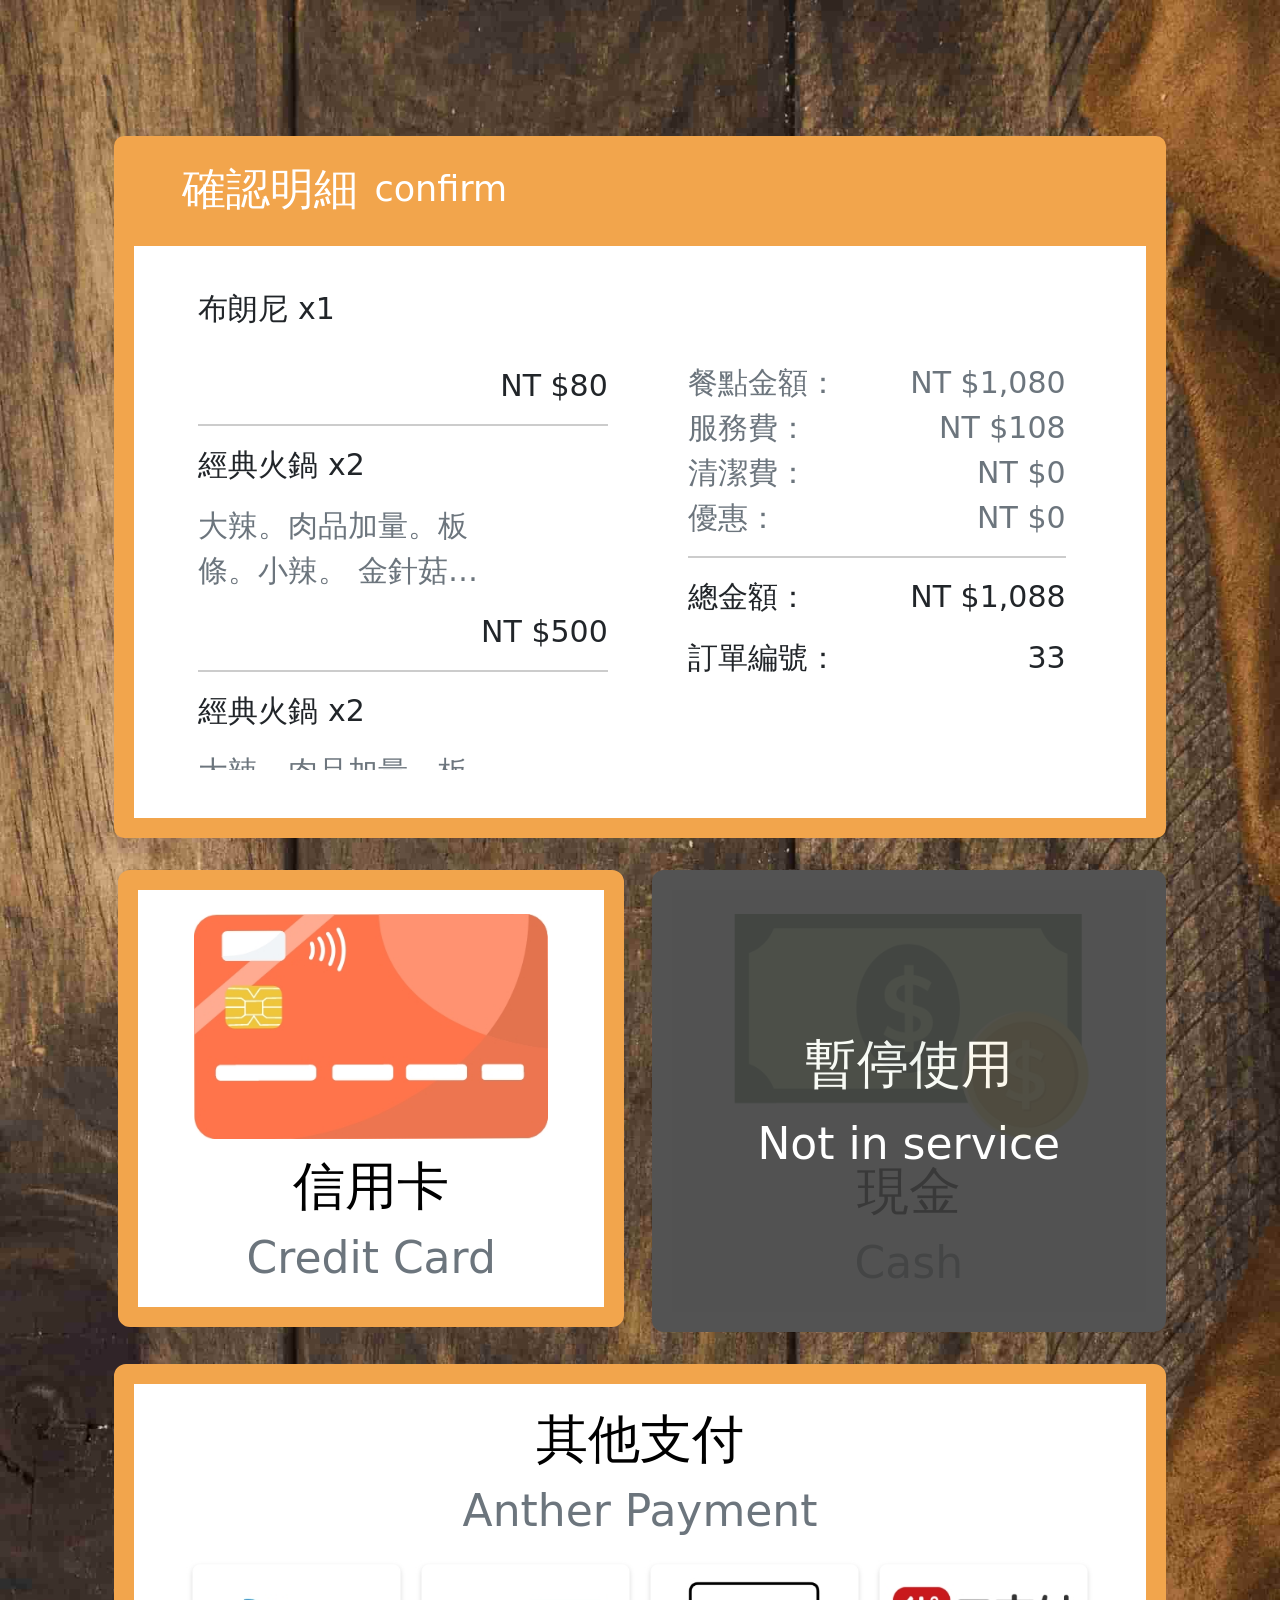
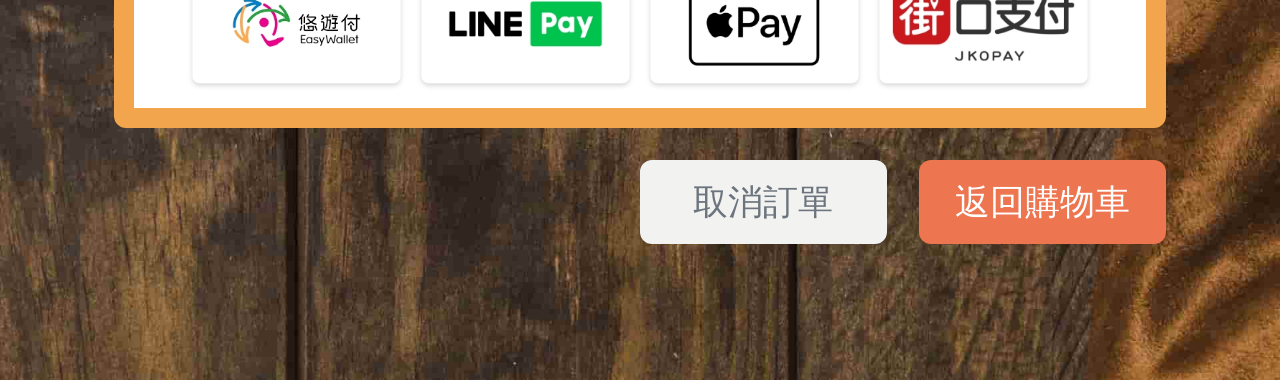
<file: phone-no-funtion-2 下午3.25.01.html>
<!DOCTYPE html>
<html lang="en">
<head>
    <meta charset="UTF-8">
    <meta http-equiv="X-UA-Compatible" content="IE=edge">
    <meta name="viewport" content="width=device-width, initial-scale=1.0">
    <title>Document</title>
    <link rel="stylesheet" href="scss/all.css">
</head>
<body>
<div class="bg">
<div class="index-space2"></div>
<div class="container align-items-center">
    <div class="row">
        <div class="col-12">
            <div class="total-amount-content my-1 my-md-3">
                <div class="d-flex align-items-center justify-content-between total-amount-content-tittle px-3 pb-2 px-md-5 pb-md-4">
                    <div class="d-flex align-items-center">
                        <p class="fs-2 mb-0 me-3">確認明細</p>
                        <p class="fs-3 mb-0">confirm</p>
                    </div>
                </div>
                <div class="my-1 my-sm-3 receipt-fw">
                    <div class="d-flex flex-column flex-sm-row justify-content-sm-evenly align-items-center px-1 pb-2 px-md-5 pb-md-4">
                        <div class="w-100 w-sm-50 p-2">
                            <div class="receipt1-detail-summary d-flex flex-column px-2">
                                <div class="d-flex align-items-center justify-content-between py-1 py-md-3">
                                    <p class="fs-4 mb-0 fw-bold">布朗尼 x1</p>
                                </div>
                                <div class="d-flex flex-row-reverse py-1 py-md-3">
                                    <p class="fs-4 mb-0 fw-bold">NT $80</p>
                                </div>
                                <div class="detail-page-line"></div>
                                <div class="d-flex align-items-center justify-content-between py-1 py-md-3">
                                    <p class="fs-4 mb-0 fw-bold">經典火鍋 x2</p>
                                </div>
                                <div class="d-flex">
                                    <p class="fs-4 mb-0 text-secondary detail-summary-content">大辣。肉品加量。板條。小辣。
                                        金針菇。木耳。大陸妹。魚餃。燕餃。
                                        貢丸。米血。凍豆腐。</p>
                                </div>
                                <div class="d-flex flex-row-reverse py-1 py-md-3">
                                    <p class="fs-4 mb-0 fw-bold">NT $500</p>
                                </div>
                                <div class="detail-page-line"></div>
                                <div class="d-flex align-items-center justify-content-between py-1 py-md-3">
                                    <p class="fs-4 mb-0 fw-bold">經典火鍋 x2</p>
                                </div>
                                <div class="d-flex">
                                    <p class="fs-4 mb-0 text-secondary detail-summary-content">大辣。肉品加量。板條。小辣。
                                        金針菇。木耳。大陸妹。魚餃。燕餃。
                                        貢丸。米血。凍豆腐。</p>
                                </div>
                                <div class="d-flex flex-row-reverse py-1 py-md-3">
                                    <p class="fs-4 mb-0 fw-bold">NT $500</p>
                                </div>
                                <div class="detail-page-line"></div>
                                <div class="d-flex align-items-center justify-content-between py-1 py-md-3">
                                    <p class="fs-4 mb-0 fw-bold">經典火鍋 x2</p>
                                </div>
                                <div class="d-flex">
                                    <p class="fs-4 mb-0 text-secondary detail-summary-content">大辣。肉品加量。板條。小辣。
                                        金針菇。木耳。大陸妹。魚餃。燕餃。
                                        貢丸。米血。凍豆腐。</p>
                                </div>
                                <div class="d-flex flex-row-reverse py-1 py-md-3">
                                    <p class="fs-4 mb-0 fw-bold">NT $500</p>
                                </div>
                                <div class="detail-page-line"></div>
                                <div class="d-flex align-items-center justify-content-between py-1 py-md-3">
                                    <p class="fs-4 mb-0 fw-bold">經典火鍋 x2</p>
                                </div>
                                <div class="d-flex">
                                    <p class="fs-4 mb-0 text-secondary detail-summary-content">大辣。肉品加量。板條。小辣。
                                        金針菇。木耳。大陸妹。魚餃。燕餃。
                                        貢丸。米血。凍豆腐。</p>
                                </div>
                                <div class="d-flex flex-row-reverse py-1 py-md-3">
                                    <p class="fs-4 mb-0 fw-bold">NT $500</p>
                                </div>
                                <div class="detail-page-line"></div>
                            </div>
                        </div>
                        <div class="receipt-line1 h-100 mx-3 d-none d-sm-flex"></div>
                        <div class="receipt-line2 w-100 my-3 d-sm-none"></div>
                        <div class="w-100 w-sm-50 px-2">
                            <div class="d-flex flex-column px-2 px-md-4">
                                <div class="d-flex align-items-center justify-content-between">
                                    <p class="fs-4 mb-0 text-secondary">餐點金額：</p>
                                    <p class="fs-4 mb-0 text-secondary">NT $1,080</p>
                                </div>
                                <div class="d-flex align-items-center justify-content-between">
                                    <p class="fs-4 mb-0 text-secondary">服務費：</p>
                                    <p class="fs-4 mb-0 text-secondary">NT $108</p>
                                </div>
                                <div class="d-flex align-items-center justify-content-between">
                                    <p class="fs-4 mb-0 text-secondary">清潔費：</p>
                                    <p class="fs-4 mb-0 text-secondary">NT $0</p>
                                </div>
                                <div class="d-flex align-items-center justify-content-between">
                                    <p class="fs-4 mb-0 text-secondary">優惠：</p>
                                    <p class="fs-4 mb-0 text-secondary">NT $0</p>
                                </div>
                                <div class="detail-page-line my-3"></div>
                                <div class="d-flex align-items-center justify-content-between">
                                    <p class="fs-4 mb-0 fw-bold">總金額：</p>
                                    <p class="fs-4 mb-0 fw-bold">NT $1,088</p>
                                </div>
                                <div class="d-flex justify-content-between align-items-center mt-3">
                                    <p class="fs-4 mb-0 fw-bold">訂單編號：</p>
                                    <p class="fs-4 mb-0 fw-bold">33</p>
                                </div>
                            </div>
                        </div>
                    </div>
                </div>
            </div>
        </div>
    </div>
    <div class="row justify-content-between px-0">
        <div class="col-6 py-3 px-1 p-sm-3">
                <button class="credit-card py-3 px-2 px-sm-4 px-md-5" onclick="location.href='receipt1.html'">
                    <img class="w-100 img-fluid p-2" src="image/pay-ment-img/cradie-card.jpg">
                    <p class="fs-1 mb-0 text-color1">信用卡</p>
                    <p class="fs-2 mb-0 text-secondary text-nowrap">Credit Card</p>
                </button>
        </div>
        <div class="col-6 my-1 my-md-3">
                <button class="cash no-funtion-border py-3 px-2 px-sm-4 px-md-5">
                    <img class="w-100 img-fluid p-2" src="image/pay-ment-img/cash.jpg">
                    <p class="fs-1 mb-0 text-color1">現金</p>
                    <p class="fs-2 mb-0 text-secondary">Cash</p>
                    <div class="no-funtion-background d-flex flex-column align-items-center justify-content-center">
                        <div class="text-white mb-2 fs-1">暫停<br class="text-wrap d-sm-none">使用</div>
                        <div class="text-white mb-0 fs-2">Not in service</div>
                    </div>
                </button>
        </div>
        <div class="col-12 my-1 my-md-3">
                <button class="Anther-Payment p-3 px-2 px-sm-4 px-md-5" onclick="location.href='receipt3.html'">
                    <p class="fs-1 mb-0 text-color1">其他支付</p>
                    <p class="fs-2 mb-0 text-secondary mb-md-3">Anther Payment</p>
                    <div class="d-flex flex-column flex-sm-row justify-content-evenly">
                        <div class="d-flex flex-row">
                            <a class="mx-1" href="#">
                                <img class="w-100" src="image/pay-ment-img/tap-on-1.jpg">
                            </a>
                            <a class="mx-1" href="#">
                                <img class="w-100" src="image/pay-ment-img/tap-on-2.jpg">
                            </a>
                        </div>
                        <div class="d-flex flex-row">
                            <a class="mx-1" href="#">
                                <img class="w-100" src="image/pay-ment-img/tap-on-3.jpg">
                            </a>
                            <a class="mx-1" href="#">
                                <img class="w-100" src="image/pay-ment-img/tap-on-4.jpg">
                            </a>
                        </div>
                    </div>
                </button>
        </div>
        <div class="row justify-content-end mx-0 my-1 my-md-3">
            <div class="col-9 col-sm-8 col-lg-6  d-flex justify-content-between px-0 mx-0">
                    <button class="payment-cancel py-3" onclick="location.href='cancel-reconfirm.html'">
                        <p class="fs-3 mb-0 text-secondary">取消訂單</p>
                    </button>
                    <button class="payment-back py-3" onclick="location.href='detail-page-3.html'">
                        <p class="fs-3 mb-0 text-nowrap">返回購物車</p>
                    </button>
            </div>
        </div>
    </div>
 </div>
<div class="index-space2"></div>
</div>
<script src="js/bootstrap.bundle.min.js"></script>
</body>
</html>
</file>
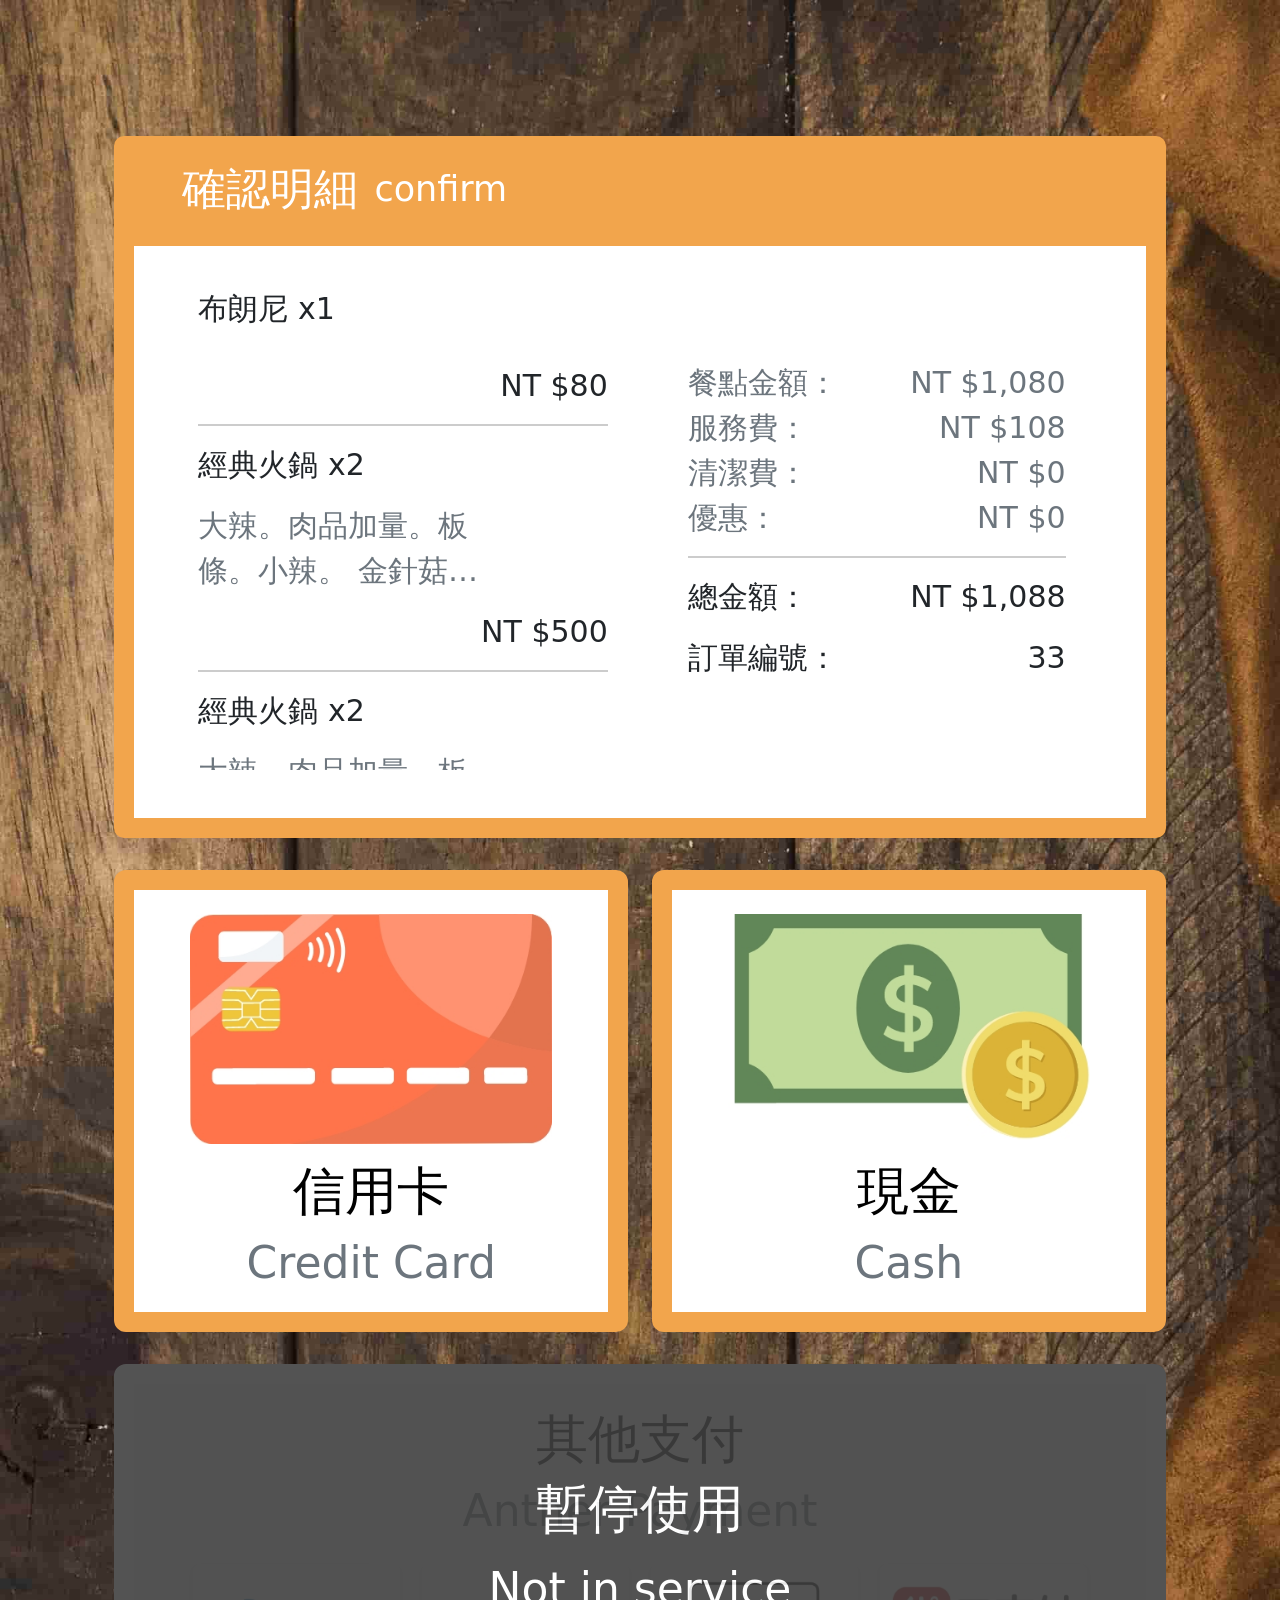
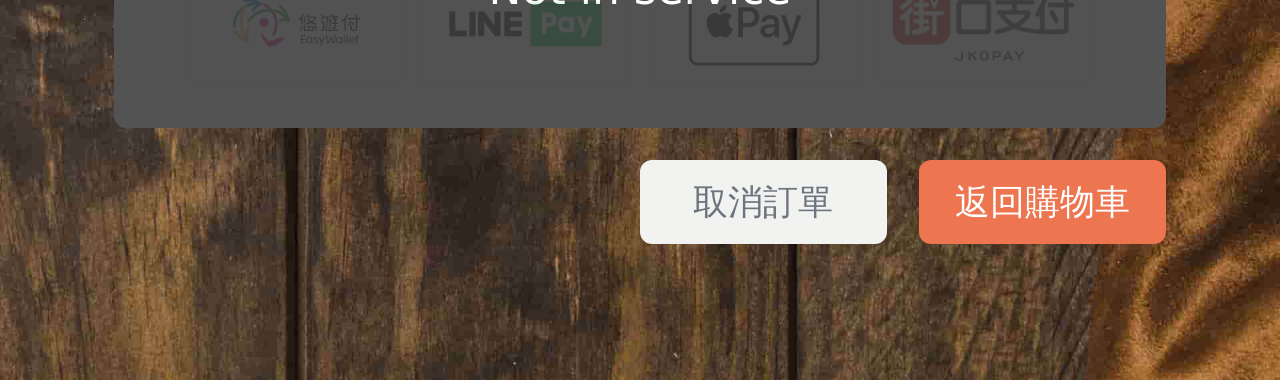
<file: phone-no-funtion-3 下午3.25.01.html>
<!DOCTYPE html>
<html lang="en">
<head>
    <meta charset="UTF-8">
    <meta http-equiv="X-UA-Compatible" content="IE=edge">
    <meta name="viewport" content="width=device-width, initial-scale=1.0">
    <title>Document</title>
    <link rel="stylesheet" href="scss/all.css">
</head>
<body>
<div class="bg">
<div class="index-space2"></div>
<div class="container align-items-center">
    <div class="row">
        <div class="col-12">
            <div class="total-amount-content my-1 my-md-3">
                <div class="d-flex align-items-center justify-content-between total-amount-content-tittle px-3 pb-2 px-md-5 pb-md-4">
                    <div class="d-flex align-items-center">
                        <p class="fs-2 mb-0 me-3">確認明細</p>
                        <p class="fs-3 mb-0">confirm</p>
                    </div>
                </div>
                <div class="my-1 my-sm-3 receipt-fw">
                    <div class="d-flex flex-column flex-sm-row justify-content-sm-evenly align-items-center px-1 pb-2 px-md-5 pb-md-4">
                        <div class="w-100 w-sm-50 p-2">
                            <div class="receipt1-detail-summary d-flex flex-column px-2">
                                <div class="d-flex align-items-center justify-content-between py-1 py-md-3">
                                    <p class="fs-4 mb-0 fw-bold">布朗尼 x1</p>
                                </div>
                                <div class="d-flex flex-row-reverse py-1 py-md-3">
                                    <p class="fs-4 mb-0 fw-bold">NT $80</p>
                                </div>
                                <div class="detail-page-line"></div>
                                <div class="d-flex align-items-center justify-content-between py-1 py-md-3">
                                    <p class="fs-4 mb-0 fw-bold">經典火鍋 x2</p>
                                </div>
                                <div class="d-flex">
                                    <p class="fs-4 mb-0 text-secondary detail-summary-content">大辣。肉品加量。板條。小辣。
                                        金針菇。木耳。大陸妹。魚餃。燕餃。
                                        貢丸。米血。凍豆腐。</p>
                                </div>
                                <div class="d-flex flex-row-reverse py-1 py-md-3">
                                    <p class="fs-4 mb-0 fw-bold">NT $500</p>
                                </div>
                                <div class="detail-page-line"></div>
                                <div class="d-flex align-items-center justify-content-between py-1 py-md-3">
                                    <p class="fs-4 mb-0 fw-bold">經典火鍋 x2</p>
                                </div>
                                <div class="d-flex">
                                    <p class="fs-4 mb-0 text-secondary detail-summary-content">大辣。肉品加量。板條。小辣。
                                        金針菇。木耳。大陸妹。魚餃。燕餃。
                                        貢丸。米血。凍豆腐。</p>
                                </div>
                                <div class="d-flex flex-row-reverse py-1 py-md-3">
                                    <p class="fs-4 mb-0 fw-bold">NT $500</p>
                                </div>
                                <div class="detail-page-line"></div>
                                <div class="d-flex align-items-center justify-content-between py-1 py-md-3">
                                    <p class="fs-4 mb-0 fw-bold">經典火鍋 x2</p>
                                </div>
                                <div class="d-flex">
                                    <p class="fs-4 mb-0 text-secondary detail-summary-content">大辣。肉品加量。板條。小辣。
                                        金針菇。木耳。大陸妹。魚餃。燕餃。
                                        貢丸。米血。凍豆腐。</p>
                                </div>
                                <div class="d-flex flex-row-reverse py-1 py-md-3">
                                    <p class="fs-4 mb-0 fw-bold">NT $500</p>
                                </div>
                                <div class="detail-page-line"></div>
                                <div class="d-flex align-items-center justify-content-between py-1 py-md-3">
                                    <p class="fs-4 mb-0 fw-bold">經典火鍋 x2</p>
                                </div>
                                <div class="d-flex">
                                    <p class="fs-4 mb-0 text-secondary detail-summary-content">大辣。肉品加量。板條。小辣。
                                        金針菇。木耳。大陸妹。魚餃。燕餃。
                                        貢丸。米血。凍豆腐。</p>
                                </div>
                                <div class="d-flex flex-row-reverse py-1 py-md-3">
                                    <p class="fs-4 mb-0 fw-bold">NT $500</p>
                                </div>
                                <div class="detail-page-line"></div>
                            </div>
                        </div>
                        <div class="receipt-line1 h-100 mx-3 d-none d-sm-flex"></div>
                        <div class="receipt-line2 w-100 my-3 d-sm-none"></div>
                        <div class="w-100 w-sm-50 px-2">
                            <div class="d-flex flex-column px-2 px-md-4">
                                <div class="d-flex align-items-center justify-content-between">
                                    <p class="fs-4 mb-0 text-secondary">餐點金額：</p>
                                    <p class="fs-4 mb-0 text-secondary">NT $1,080</p>
                                </div>
                                <div class="d-flex align-items-center justify-content-between">
                                    <p class="fs-4 mb-0 text-secondary">服務費：</p>
                                    <p class="fs-4 mb-0 text-secondary">NT $108</p>
                                </div>
                                <div class="d-flex align-items-center justify-content-between">
                                    <p class="fs-4 mb-0 text-secondary">清潔費：</p>
                                    <p class="fs-4 mb-0 text-secondary">NT $0</p>
                                </div>
                                <div class="d-flex align-items-center justify-content-between">
                                    <p class="fs-4 mb-0 text-secondary">優惠：</p>
                                    <p class="fs-4 mb-0 text-secondary">NT $0</p>
                                </div>
                                <div class="detail-page-line my-3"></div>
                                <div class="d-flex align-items-center justify-content-between">
                                    <p class="fs-4 mb-0 fw-bold">總金額：</p>
                                    <p class="fs-4 mb-0 fw-bold">NT $1,088</p>
                                </div>
                                <div class="d-flex justify-content-between align-items-center mt-3">
                                    <p class="fs-4 mb-0 fw-bold">訂單編號：</p>
                                    <p class="fs-4 mb-0 fw-bold">33</p>
                                </div>
                            </div>
                        </div>
                    </div>
                </div>
            </div>
        </div>
    </div>
    <div class="row justify-content-between px-0">
        <div class="col-6 my-1 my-md-3">
                <button class="credit-card py-3 px-2 px-sm-4 px-md-5" onclick="location.href='receipt1.html'">
                    <img class="w-100 img-fluid p-2" src="image/pay-ment-img/cradie-card.jpg">
                    <p class="fs-1 mb-0 text-color1">信用卡</p>
                    <p class="fs-2 mb-0 text-secondary text-nowrap">Credit Card</p>
                </button>
        </div>
        <div class="col-6 my-1 my-md-3">
                <button class="cash py-3 px-2 px-sm-4 px-md-5" onclick="location.href='receipt2.html'">
                    <img class="w-100 img-fluid p-2" src="image/pay-ment-img/cash.jpg">
                    <p class="fs-1 mb-0 text-color1">現金</p>
                    <p class="fs-2 mb-0 text-secondary">Cash</p>
                </button>
        </div>
        <div class="col-12 my-1 my-md-3">
                <button class="Anther-Payment no-funtion-border p-3 px-2 px-sm-4 px-md-5">
                    <p class="fs-1 mb-0 text-color1">其他支付</p>
                    <p class="fs-2 mb-0 text-secondary mb-md-3">Anther Payment</p>
                    <div class="d-flex flex-column flex-sm-row justify-content-evenly">
                        <div class="d-flex flex-row">
                            <a class="mx-1" href="#">
                                <img class="w-100" src="image/pay-ment-img/tap-on-1.jpg">
                            </a>
                            <a class="mx-1" href="#">
                                <img class="w-100" src="image/pay-ment-img/tap-on-2.jpg">
                            </a>
                        </div>
                        <div class="d-flex flex-row">
                            <a class="mx-1" href="#">
                                <img class="w-100" src="image/pay-ment-img/tap-on-3.jpg">
                            </a>
                            <a class="mx-1" href="#">
                                <img class="w-100" src="image/pay-ment-img/tap-on-4.jpg">
                            </a>
                        </div>
                        <div class="no-funtion-background d-flex flex-column align-items-center justify-content-center">
                            <div class="text-white mb-2 fs-1">暫停使用</div>
                            <div class="text-white mb-0 fs-2">Not in service</div>
                        </div>
                    </div>
                </button>
        </div>
        <div class="row justify-content-end mx-0 my-1 my-md-3">
            <div class="col-9 col-sm-8 col-lg-6  d-flex justify-content-between px-0 mx-0">
                    <button class="payment-cancel py-3" onclick="location.href='cancel-reconfirm.html'">
                        <p class="fs-3 mb-0 text-secondary">取消訂單</p>
                    </button>
                    <button class="payment-back py-3" onclick="location.href='detail-page-3.html'">
                        <p class="fs-3 mb-0 text-nowrap">返回購物車</p>
                    </button>
            </div>
        </div>
    </div>
 </div>
<div class="index-space2"></div>
</div>
<script src="js/bootstrap.bundle.min.js"></script>
</body>
</html>
</file>
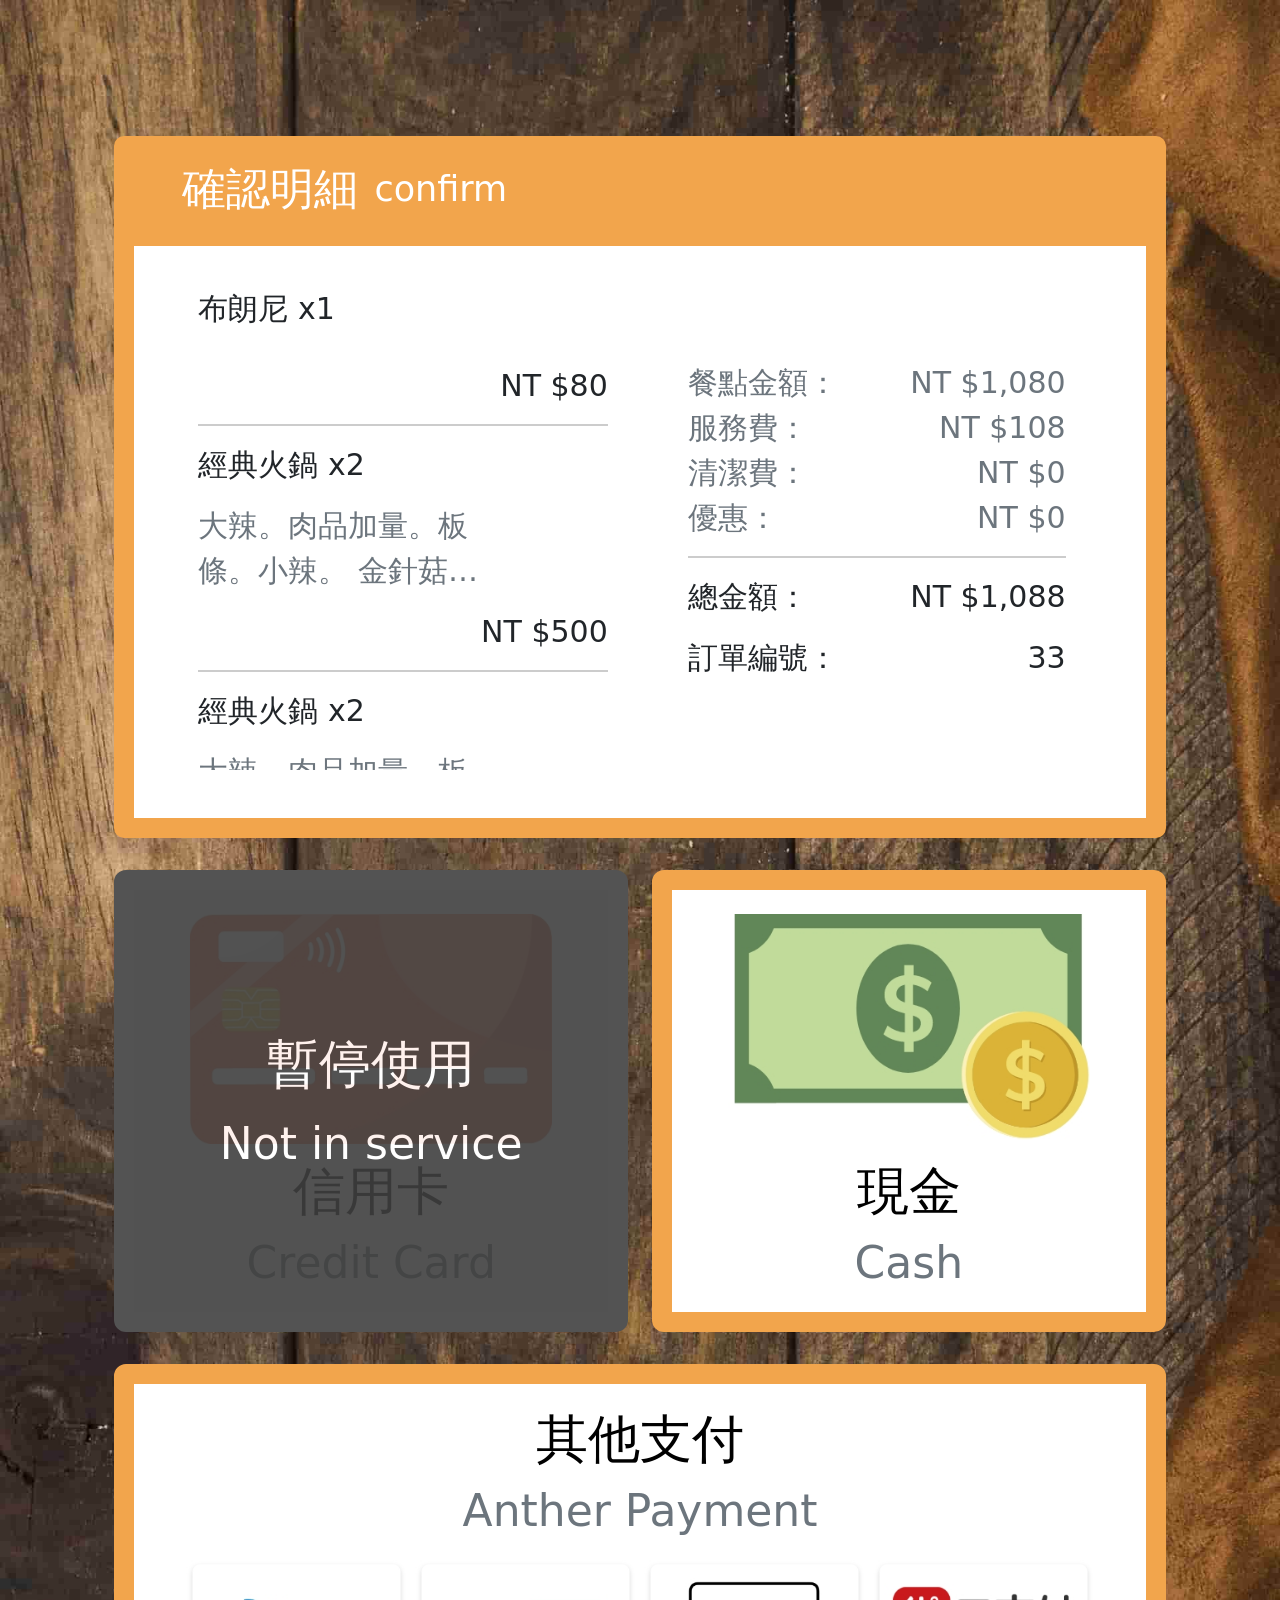
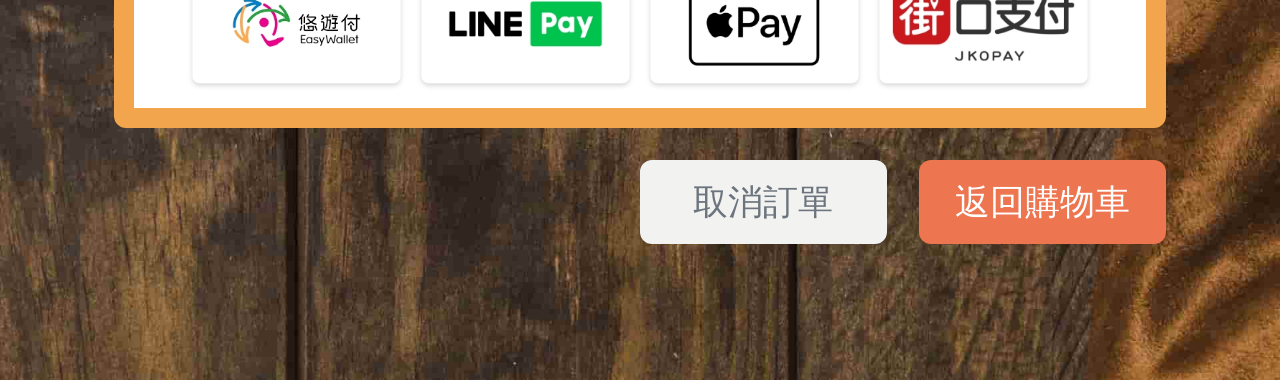
<file: phone-no-funtion1 下午3.25.01.html>
<!DOCTYPE html>
<html lang="en">
<head>
    <meta charset="UTF-8">
    <meta http-equiv="X-UA-Compatible" content="IE=edge">
    <meta name="viewport" content="width=device-width, initial-scale=1.0">
    <title>Document</title>
    <link rel="stylesheet" href="scss/all.css">
</head>
<body>
<div class="bg">
<div class="index-space2"></div>
<div class="container align-items-center">
    <div class="row">
        <div class="col-12">
            <div class="total-amount-content my-1 my-md-3">
                <div class="d-flex align-items-center justify-content-between total-amount-content-tittle px-3 pb-2 px-md-5 pb-md-4">
                    <div class="d-flex align-items-center">
                        <p class="fs-2 mb-0 me-3">確認明細</p>
                        <p class="fs-3 mb-0">confirm</p>
                    </div>
                </div>
                <div class="my-1 my-sm-3 receipt-fw">
                    <div class="d-flex flex-column flex-sm-row justify-content-sm-evenly align-items-center px-1 pb-2 px-md-5 pb-md-4">
                        <div class="w-100 w-sm-50 p-2">
                            <div class="receipt1-detail-summary d-flex flex-column px-2">
                                <div class="d-flex align-items-center justify-content-between py-1 py-md-3">
                                    <p class="fs-4 mb-0 fw-bold">布朗尼 x1</p>
                                </div>
                                <div class="d-flex flex-row-reverse py-1 py-md-3">
                                    <p class="fs-4 mb-0 fw-bold">NT $80</p>
                                </div>
                                <div class="detail-page-line"></div>
                                <div class="d-flex align-items-center justify-content-between py-1 py-md-3">
                                    <p class="fs-4 mb-0 fw-bold">經典火鍋 x2</p>
                                </div>
                                <div class="d-flex">
                                    <p class="fs-4 mb-0 text-secondary detail-summary-content">大辣。肉品加量。板條。小辣。
                                        金針菇。木耳。大陸妹。魚餃。燕餃。
                                        貢丸。米血。凍豆腐。</p>
                                </div>
                                <div class="d-flex flex-row-reverse py-1 py-md-3">
                                    <p class="fs-4 mb-0 fw-bold">NT $500</p>
                                </div>
                                <div class="detail-page-line"></div>
                                <div class="d-flex align-items-center justify-content-between py-1 py-md-3">
                                    <p class="fs-4 mb-0 fw-bold">經典火鍋 x2</p>
                                </div>
                                <div class="d-flex">
                                    <p class="fs-4 mb-0 text-secondary detail-summary-content">大辣。肉品加量。板條。小辣。
                                        金針菇。木耳。大陸妹。魚餃。燕餃。
                                        貢丸。米血。凍豆腐。</p>
                                </div>
                                <div class="d-flex flex-row-reverse py-1 py-md-3">
                                    <p class="fs-4 mb-0 fw-bold">NT $500</p>
                                </div>
                                <div class="detail-page-line"></div>
                                <div class="d-flex align-items-center justify-content-between py-1 py-md-3">
                                    <p class="fs-4 mb-0 fw-bold">經典火鍋 x2</p>
                                </div>
                                <div class="d-flex">
                                    <p class="fs-4 mb-0 text-secondary detail-summary-content">大辣。肉品加量。板條。小辣。
                                        金針菇。木耳。大陸妹。魚餃。燕餃。
                                        貢丸。米血。凍豆腐。</p>
                                </div>
                                <div class="d-flex flex-row-reverse py-1 py-md-3">
                                    <p class="fs-4 mb-0 fw-bold">NT $500</p>
                                </div>
                                <div class="detail-page-line"></div>
                                <div class="d-flex align-items-center justify-content-between py-1 py-md-3">
                                    <p class="fs-4 mb-0 fw-bold">經典火鍋 x2</p>
                                </div>
                                <div class="d-flex">
                                    <p class="fs-4 mb-0 text-secondary detail-summary-content">大辣。肉品加量。板條。小辣。
                                        金針菇。木耳。大陸妹。魚餃。燕餃。
                                        貢丸。米血。凍豆腐。</p>
                                </div>
                                <div class="d-flex flex-row-reverse py-1 py-md-3">
                                    <p class="fs-4 mb-0 fw-bold">NT $500</p>
                                </div>
                                <div class="detail-page-line"></div>
                            </div>
                        </div>
                        <div class="receipt-line1 h-100 mx-3 d-none d-sm-flex"></div>
                        <div class="receipt-line2 w-100 my-3 d-sm-none"></div>
                        <div class="w-100 w-sm-50 px-2">
                            <div class="d-flex flex-column px-2 px-md-4">
                                <div class="d-flex align-items-center justify-content-between">
                                    <p class="fs-4 mb-0 text-secondary">餐點金額：</p>
                                    <p class="fs-4 mb-0 text-secondary">NT $1,080</p>
                                </div>
                                <div class="d-flex align-items-center justify-content-between">
                                    <p class="fs-4 mb-0 text-secondary">服務費：</p>
                                    <p class="fs-4 mb-0 text-secondary">NT $108</p>
                                </div>
                                <div class="d-flex align-items-center justify-content-between">
                                    <p class="fs-4 mb-0 text-secondary">清潔費：</p>
                                    <p class="fs-4 mb-0 text-secondary">NT $0</p>
                                </div>
                                <div class="d-flex align-items-center justify-content-between">
                                    <p class="fs-4 mb-0 text-secondary">優惠：</p>
                                    <p class="fs-4 mb-0 text-secondary">NT $0</p>
                                </div>
                                <div class="detail-page-line my-3"></div>
                                <div class="d-flex align-items-center justify-content-between">
                                    <p class="fs-4 mb-0 fw-bold">總金額：</p>
                                    <p class="fs-4 mb-0 fw-bold">NT $1,088</p>
                                </div>
                                <div class="d-flex justify-content-between align-items-center mt-3">
                                    <p class="fs-4 mb-0 fw-bold">訂單編號：</p>
                                    <p class="fs-4 mb-0 fw-bold">33</p>
                                </div>
                            </div>
                        </div>
                    </div>
                </div>
            </div>
        </div>
    </div>
    <div class="row justify-content-between px-0">
        <div class="col-6 my-1 my-md-3">
                <button class="credit-card no-funtion-border py-3 px-2 px-sm-4 px-md-5">
                    <img class="w-100 img-fluid p-2" src="image/pay-ment-img/cradie-card.jpg">
                    <p class="fs-1 mb-0 text-color1">信用卡</p>
                    <p class="fs-2 mb-0 text-secondary text-nowrap">Credit Card</p>
                    <div class="no-funtion-background d-flex flex-column align-items-center justify-content-center">
                        <div class="text-white mb-2 fs-1">暫停<br class="text-wrap d-sm-none">使用</div>
                        <div class="text-white mb-0 fs-2">Not in service</div>
                    </div>
                </button>
        </div>
        <div class="col-6 my-1 my-md-3">
                <button class="cash py-3 px-2 px-sm-4 px-md-5" onclick="location.href='receipt2.html'">
                    <img class="w-100 img-fluid p-2" src="image/pay-ment-img/cash.jpg">
                    <p class="fs-1 mb-0 text-color1">現金</p>
                    <p class="fs-2 mb-0 text-secondary">Cash</p>
                </button>
        </div>
        <div class="col-12 my-1 my-md-3">
                <button class="Anther-Payment p-3 px-2 px-sm-4 px-md-5" onclick="location.href='receipt3.html'">
                    <p class="fs-1 mb-0 text-color1">其他支付</p>
                    <p class="fs-2 mb-0 text-secondary mb-md-3">Anther Payment</p>
                    <div class="d-flex flex-column flex-sm-row justify-content-evenly">
                        <div class="d-flex flex-row">
                            <a class="mx-1" href="#">
                                <img class="w-100" src="image/pay-ment-img/tap-on-1.jpg">
                            </a>
                            <a class="mx-1" href="#">
                                <img class="w-100" src="image/pay-ment-img/tap-on-2.jpg">
                            </a>
                        </div>
                        <div class="d-flex flex-row">
                            <a class="mx-1" href="#">
                                <img class="w-100" src="image/pay-ment-img/tap-on-3.jpg">
                            </a>
                            <a class="mx-1" href="#">
                                <img class="w-100" src="image/pay-ment-img/tap-on-4.jpg">
                            </a>
                        </div>
                    </div>
                </button>
        </div>
        <div class="row justify-content-end mx-0 my-1 my-md-3">
            <div class="col-9 col-sm-8 col-lg-6  d-flex justify-content-between px-0 mx-0">
                    <button class="payment-cancel py-3" onclick="location.href='cancel-reconfirm.html'">
                        <p class="fs-3 mb-0 text-secondary">取消訂單</p>
                    </button>
                    <button class="payment-back py-3" onclick="location.href='detail-page-3.html'">
                        <p class="fs-3 mb-0 text-nowrap">返回購物車</p>
                    </button>
            </div>
        </div>
    </div>
 </div>
<div class="index-space2"></div>
</div>
<script src="js/bootstrap.bundle.min.js"></script>
</body>
</html>
</file>
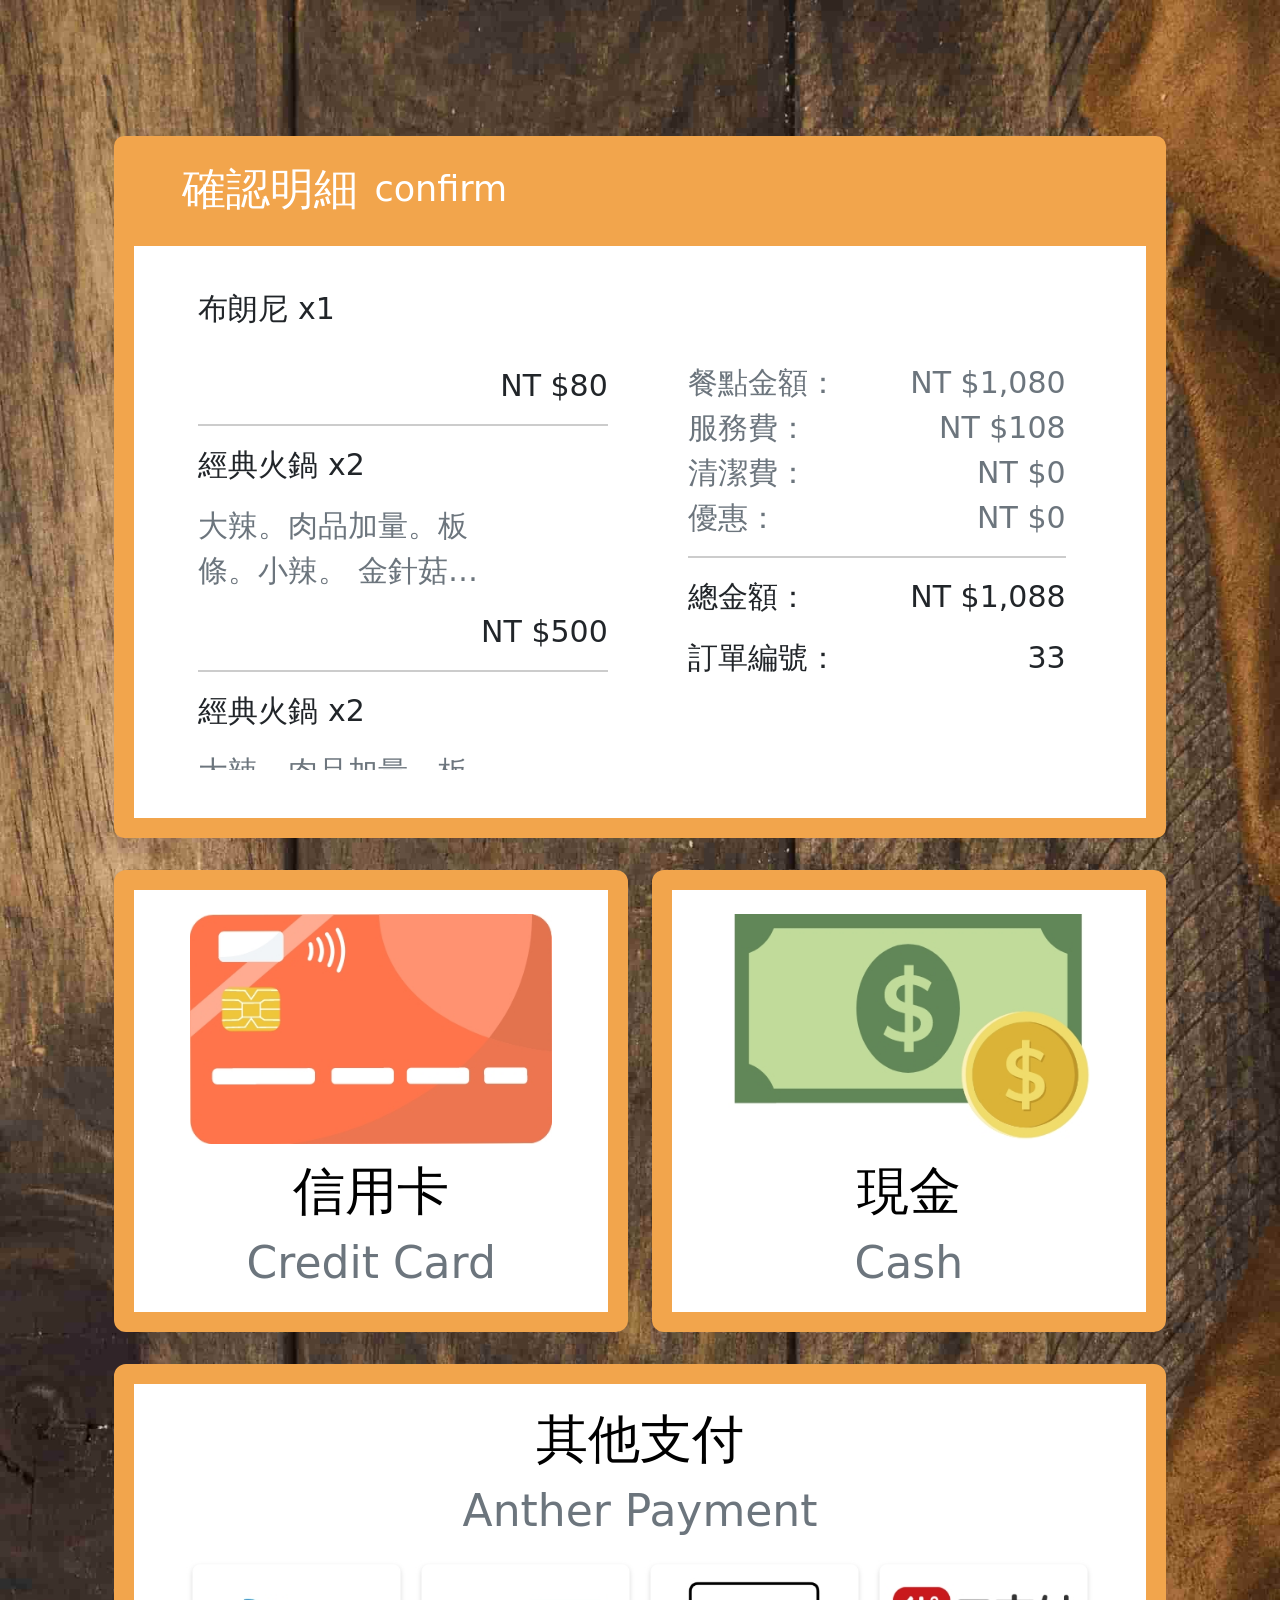
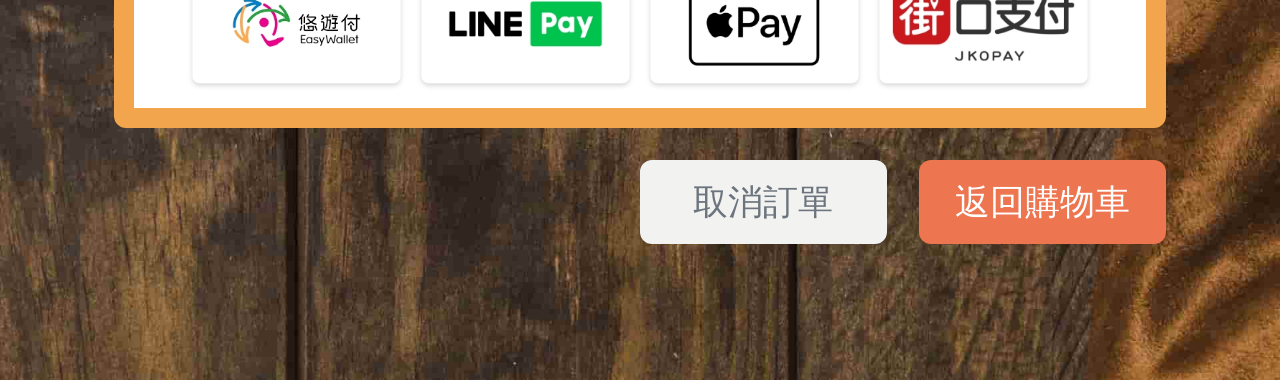
<file: phone-payment 下午3.25.01.html>
<!DOCTYPE html>
<html lang="en">
<head>
    <meta charset="UTF-8">
    <meta http-equiv="X-UA-Compatible" content="IE=edge">
    <meta name="viewport" content="width=device-width, initial-scale=1.0">
    <title>Document</title>
    <link rel="stylesheet" href="scss/all.css">
</head>
<body>
<div class="bg">
<div class="index-space2"></div>
<div class="container align-items-center">
    <div class="row">
        <div class="col-12">
            <div class="total-amount-content my-1 my-md-3">
                <div class="d-flex align-items-center justify-content-between total-amount-content-tittle px-3 pb-2 px-md-5 pb-md-4">
                    <div class="d-flex align-items-center">
                        <p class="fs-2 mb-0 me-3">確認明細</p>
                        <p class="fs-3 mb-0">confirm</p>
                    </div>
                </div>
                <div class="my-1 my-sm-3 receipt-fw">
                    <div class="d-flex flex-column flex-sm-row justify-content-sm-evenly align-items-center px-1 pb-2 px-md-5 pb-md-4">
                        <div class="w-100 w-sm-50 p-2">
                            <div class="receipt1-detail-summary d-flex flex-column px-2">
                                <div class="d-flex align-items-center justify-content-between py-1 py-md-3">
                                    <p class="fs-4 mb-0 fw-bold">布朗尼 x1</p>
                                </div>
                                <div class="d-flex flex-row-reverse py-1 py-md-3">
                                    <p class="fs-4 mb-0 fw-bold">NT $80</p>
                                </div>
                                <div class="detail-page-line"></div>
                                <div class="d-flex align-items-center justify-content-between py-1 py-md-3">
                                    <p class="fs-4 mb-0 fw-bold">經典火鍋 x2</p>
                                </div>
                                <div class="d-flex">
                                    <p class="fs-4 mb-0 text-secondary detail-summary-content">大辣。肉品加量。板條。小辣。
                                        金針菇。木耳。大陸妹。魚餃。燕餃。
                                        貢丸。米血。凍豆腐。</p>
                                </div>
                                <div class="d-flex flex-row-reverse py-1 py-md-3">
                                    <p class="fs-4 mb-0 fw-bold">NT $500</p>
                                </div>
                                <div class="detail-page-line"></div>
                                <div class="d-flex align-items-center justify-content-between py-1 py-md-3">
                                    <p class="fs-4 mb-0 fw-bold">經典火鍋 x2</p>
                                </div>
                                <div class="d-flex">
                                    <p class="fs-4 mb-0 text-secondary detail-summary-content">大辣。肉品加量。板條。小辣。
                                        金針菇。木耳。大陸妹。魚餃。燕餃。
                                        貢丸。米血。凍豆腐。</p>
                                </div>
                                <div class="d-flex flex-row-reverse py-1 py-md-3">
                                    <p class="fs-4 mb-0 fw-bold">NT $500</p>
                                </div>
                                <div class="detail-page-line"></div>
                                <div class="d-flex align-items-center justify-content-between py-1 py-md-3">
                                    <p class="fs-4 mb-0 fw-bold">經典火鍋 x2</p>
                                </div>
                                <div class="d-flex">
                                    <p class="fs-4 mb-0 text-secondary detail-summary-content">大辣。肉品加量。板條。小辣。
                                        金針菇。木耳。大陸妹。魚餃。燕餃。
                                        貢丸。米血。凍豆腐。</p>
                                </div>
                                <div class="d-flex flex-row-reverse py-1 py-md-3">
                                    <p class="fs-4 mb-0 fw-bold">NT $500</p>
                                </div>
                                <div class="detail-page-line"></div>
                                <div class="d-flex align-items-center justify-content-between py-1 py-md-3">
                                    <p class="fs-4 mb-0 fw-bold">經典火鍋 x2</p>
                                </div>
                                <div class="d-flex">
                                    <p class="fs-4 mb-0 text-secondary detail-summary-content">大辣。肉品加量。板條。小辣。
                                        金針菇。木耳。大陸妹。魚餃。燕餃。
                                        貢丸。米血。凍豆腐。</p>
                                </div>
                                <div class="d-flex flex-row-reverse py-1 py-md-3">
                                    <p class="fs-4 mb-0 fw-bold">NT $500</p>
                                </div>
                                <div class="detail-page-line"></div>
                            </div>
                        </div>
                        <div class="receipt-line1 h-100 mx-3 d-none d-sm-flex"></div>
                        <div class="receipt-line2 w-100 my-3 d-sm-none"></div>
                        <div class="w-100 w-sm-50 px-2">
                            <div class="d-flex flex-column px-2 px-md-4">
                                <div class="d-flex align-items-center justify-content-between">
                                    <p class="fs-4 mb-0 text-secondary">餐點金額：</p>
                                    <p class="fs-4 mb-0 text-secondary">NT $1,080</p>
                                </div>
                                <div class="d-flex align-items-center justify-content-between">
                                    <p class="fs-4 mb-0 text-secondary">服務費：</p>
                                    <p class="fs-4 mb-0 text-secondary">NT $108</p>
                                </div>
                                <div class="d-flex align-items-center justify-content-between">
                                    <p class="fs-4 mb-0 text-secondary">清潔費：</p>
                                    <p class="fs-4 mb-0 text-secondary">NT $0</p>
                                </div>
                                <div class="d-flex align-items-center justify-content-between">
                                    <p class="fs-4 mb-0 text-secondary">優惠：</p>
                                    <p class="fs-4 mb-0 text-secondary">NT $0</p>
                                </div>
                                <div class="detail-page-line my-3"></div>
                                <div class="d-flex align-items-center justify-content-between">
                                    <p class="fs-4 mb-0 fw-bold">總金額：</p>
                                    <p class="fs-4 mb-0 fw-bold">NT $1,088</p>
                                </div>
                                <div class="d-flex justify-content-between align-items-center mt-3">
                                    <p class="fs-4 mb-0 fw-bold">訂單編號：</p>
                                    <p class="fs-4 mb-0 fw-bold">33</p>
                                </div>
                            </div>
                        </div>
                    </div>
                </div>
            </div>
        </div>
    </div>
    <div class="row justify-content-between px-0">
        <div class="col-6 my-1 my-md-3">
                <button class="credit-card py-3 px-2 px-sm-4 px-md-5" onclick="location.href='receipt1.html'">
                    <img class="w-100 img-fluid p-2" src="image/pay-ment-img/cradie-card.jpg">
                    <p class="fs-1 mb-0 text-color1">信用卡</p>
                    <p class="fs-2 mb-0 text-secondary text-nowrap">Credit Card</p>
                </button>
        </div>
        <div class="col-6 my-1 my-md-3">
                <button class="cash py-3 px-2 px-sm-4 px-md-5" onclick="location.href='receipt2.html'">
                    <img class="w-100 img-fluid p-2" src="image/pay-ment-img/cash.jpg">
                    <p class="fs-1 mb-0 text-color1">現金</p>
                    <p class="fs-2 mb-0 text-secondary">Cash</p>
                </button>
        </div>
        <div class="col-12 my-1 my-md-3">
                <button class="Anther-Payment p-3 px-2 px-sm-4 px-md-5" onclick="location.href='receipt3.html'">
                    <p class="fs-1 mb-0 text-color1">其他支付</p>
                    <p class="fs-2 mb-0 text-secondary mb-md-3">Anther Payment</p>
                    <div class="d-flex flex-column flex-sm-row justify-content-evenly">
                        <div class="d-flex flex-row">
                            <a class="mx-1" href="#">
                                <img class="w-100" src="image/pay-ment-img/tap-on-1.jpg">
                            </a>
                            <a class="mx-1" href="#">
                                <img class="w-100" src="image/pay-ment-img/tap-on-2.jpg">
                            </a>
                        </div>
                        <div class="d-flex flex-row">
                            <a class="mx-1" href="#">
                                <img class="w-100" src="image/pay-ment-img/tap-on-3.jpg">
                            </a>
                            <a class="mx-1" href="#">
                                <img class="w-100" src="image/pay-ment-img/tap-on-4.jpg">
                            </a>
                        </div>
                    </div>
                </button>
        </div>
        <div class="row justify-content-end mx-0 my-1 my-md-3">
            <div class="col-12 col-sm-8 col-lg-6 d-flex justify-content-between px-0 mx-0">
                    <button class="payment-cancel py-3" onclick="location.href='cancel-reconfirm.html'">
                        <p class="fs-3 mb-0 text-secondary">取消訂單</p>
                    </button>
                    <button class="payment-back py-3" onclick="location.href='detail-page-3.html'">
                        <p class="fs-3 mb-0 text-nowrap">返回購物車</p>
                    </button>
            </div>
        </div>
    </div>
 </div>
<div class="index-space2"></div>
</div>
<script src="js/bootstrap.bundle.min.js"></script>
</body>
</html>
</file>
